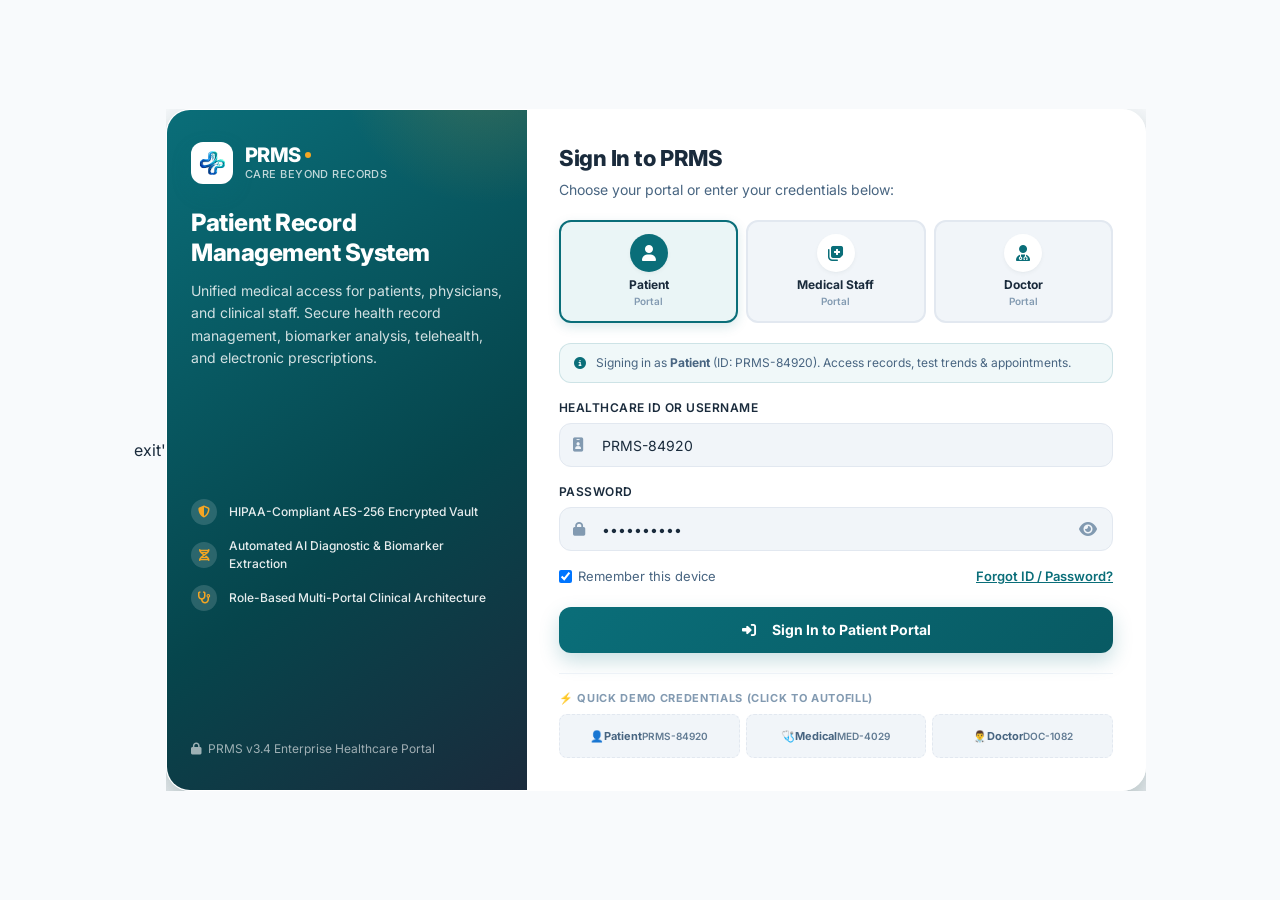
<file: index.html>
exit'<!DOCTYPE html>
<html lang="en">

<head>
  <meta charset="UTF-8">
  <meta name="viewport" content="width=device-width, initial-scale=1.0, maximum-scale=5.0">
  <meta name="description"
    content="PRMS - Patient Record Management System. Secure Authentication Portal for Patients, Medical Staff, and Doctors.">
  <meta name="theme-color" content="#0A6E79">
  <title>PRMS | Sign In - Care Beyond Records</title>

  <!-- Google Fonts & Font Awesome -->
  <link rel="preconnect" href="https://fonts.googleapis.com">
  <link rel="preconnect" href="https://fonts.gstatic.com" crossorigin>
  <link href="https://fonts.googleapis.com/css2?family=Inter:wght@300;400;500;600;700;800&display=swap"
    rel="stylesheet">
  <link rel="stylesheet" href="https://cdnjs.cloudflare.com/ajax/libs/font-awesome/6.4.0/css/all.min.css">

  <!-- Stylesheet -->
  <link rel="stylesheet" href="css/styles.css">
</head>

<body style="background: #f8fafc; min-height: 100vh; display: flex; align-items: center; justify-content: center; padding: 20px;">

  <!-- SIGN IN PAGE CONTAINER -->
  <div class="login-page" id="signinPage" style="position: relative; inset: auto; background: transparent; padding: 0; min-height: auto; width: 100%; max-width: 980px;">
    <div class="login-card-container">

      <!-- Left Hero Brand Panel -->
      <div class="login-brand-panel">
        <div class="login-brand-header">
          <div class="brand-logo" style="margin-bottom: 24px;">
            <div class="logo-icon-wrapper" aria-hidden="true">
              <img src="images/logo.png" alt="PRMS Logo" class="brand-logo-img">
            </div>
            <div class="logo-text-group">
              <span class="brand-name">PRMS<span class="brand-dot"></span></span>
              <span class="brand-tagline">Care beyond records</span>
            </div>
          </div>

          <h2 class="login-hero-title">Patient Record Management System</h2>
          <p class="login-hero-desc">
            Unified medical access for patients, physicians, and clinical staff. Secure health record management, biomarker analysis, telehealth, and electronic prescriptions.
          </p>
        </div>

        <div class="login-feature-list">
          <div class="login-feature-item">
            <div class="login-feature-icon">
              <i class="fa-solid fa-shield-halved"></i>
            </div>
            <span>HIPAA-Compliant AES-256 Encrypted Vault</span>
          </div>
          <div class="login-feature-item">
            <div class="login-feature-icon">
              <i class="fa-solid fa-dna"></i>
            </div>
            <span>Automated AI Diagnostic & Biomarker Extraction</span>
          </div>
          <div class="login-feature-item">
            <div class="login-feature-icon">
              <i class="fa-solid fa-stethoscope"></i>
            </div>
            <span>Role-Based Multi-Portal Clinical Architecture</span>
          </div>
        </div>

        <div class="login-brand-footer">
          <i class="fa-solid fa-lock"></i>
          <span>PRMS v3.4 Enterprise Healthcare Portal</span>
        </div>
      </div>

      <!-- Right Interactive Sign-In Form Panel -->
      <div class="login-form-panel">
        <div class="login-form-header">
          <h1 class="login-form-title">Sign In to PRMS</h1>
          <p class="login-form-subtitle">Choose your portal or enter your credentials below:</p>
        </div>

        <!-- Role Selection Tabs -->
        <div class="role-selection-grid" role="tablist" aria-label="Portal Selection">
          <button type="button" class="role-card-btn active touch-target" id="roleBtnPatient" data-role="patient" role="tab" aria-selected="true">
            <div class="role-card-icon">
              <i class="fa-solid fa-user"></i>
            </div>
            <span class="role-card-title">Patient</span>
            <span class="role-card-badge">Portal</span>
          </button>

          <button type="button" class="role-card-btn touch-target" id="roleBtnMedical" data-role="medical" role="tab" aria-selected="false">
            <div class="role-card-icon">
              <i class="fa-solid fa-notes-medical"></i>
            </div>
            <span class="role-card-title">Medical Staff</span>
            <span class="role-card-badge">Portal</span>
          </button>

          <button type="button" class="role-card-btn touch-target" id="roleBtnDoctor" data-role="doctor" role="tab" aria-selected="false">
            <div class="role-card-icon">
              <i class="fa-solid fa-user-doctor"></i>
            </div>
            <span class="role-card-title">Doctor</span>
            <span class="role-card-badge">Portal</span>
          </button>
        </div>

        <!-- Dynamic Role Context Banner -->
        <div class="role-info-banner" id="roleInfoBanner">
          <i class="fa-solid fa-circle-info" style="color: var(--primary);"></i>
          <span id="roleBannerText">Signing in as <strong>Patient</strong> (ID: PRMS-84920). Access records, test trends & appointments.</span>
        </div>

        <!-- Authentication Form -->
        <form id="loginForm" autocomplete="on" novalidate>
          
          <!-- Healthcare ID / Username -->
          <div class="login-form-group">
            <label for="loginUsername" class="form-label" id="usernameLabel">Healthcare ID or Username</label>
            <div class="input-with-icon">
              <i class="fa-solid fa-id-badge" style="position: absolute; left: 14px; color: var(--text-muted); font-size: 14px; pointer-events: none;"></i>
              <input type="text" id="loginUsername" class="form-input" placeholder="e.g. PRMS-84920 or patient" required autocomplete="username" value="PRMS-84920">
            </div>
          </div>

          <!-- Password -->
          <div class="login-form-group">
            <label for="loginPassword" class="form-label">Password</label>
            <div class="input-with-icon">
              <i class="fa-solid fa-lock" style="position: absolute; left: 14px; color: var(--text-muted); font-size: 14px; pointer-events: none;"></i>
              <input type="password" id="loginPassword" class="form-input" placeholder="Enter password" required autocomplete="current-password" value="patient123" style="padding-right: 42px;">
              <button type="button" id="toggleLoginPasswordBtn" class="toggle-password-btn" aria-label="Toggle password visibility"
                style="position: absolute; right: 10px; background: none; border: none; color: var(--text-muted); cursor: pointer; padding: 6px; border-radius: 4px; display: flex; align-items: center; justify-content: center;">
                <i class="fa-solid fa-eye" id="loginEyeIcon"></i>
              </button>
            </div>
          </div>

          <!-- Form Options (Remember Me & Forgot) -->
          <div class="login-form-actions">
            <label class="checkbox-label" style="font-size: 13px;">
              <input type="checkbox" id="rememberMeCheckbox" checked>
              <span>Remember this device</span>
            </label>
            <button type="button" id="forgotCredsBtn" style="background: none; border: none; color: var(--primary); font-size: 13px; font-weight: 600; cursor: pointer; text-decoration: underline;">
              Forgot ID / Password?
            </button>
          </div>

          <!-- Error Alert (Hidden by default) -->
          <div id="loginErrorAlert" class="unlock-error-message" style="display: none; margin-bottom: 16px;" role="alert">
            <i class="fa-solid fa-circle-exclamation"></i>
            <span id="loginErrorText">Invalid ID or password. Please check your credentials.</span>
          </div>

          <!-- Submit Button -->
          <button type="submit" class="login-submit-btn touch-target" id="loginSubmitBtn">
            <i class="fa-solid fa-right-to-bracket" style="margin-right: 8px;"></i>
            <span id="loginSubmitText">Sign In to Patient Portal</span>
          </button>
        </form>

        <!-- Quick Demo Credentials Box -->
        <div class="demo-credentials-box">
          <div class="demo-credentials-title">
            <span>⚡ Quick Demo Credentials (Click to Autofill)</span>
          </div>
          <div class="demo-pills-row">
            <button type="button" class="demo-pill-btn touch-target" data-demo="patient" title="Click to fill Patient credentials">
              👤 <strong>Patient</strong><br><span style="font-size: 10px; opacity: 0.85;">PRMS-84920</span>
            </button>
            <button type="button" class="demo-pill-btn touch-target" data-demo="medical" title="Click to fill Medical Staff credentials">
              🩺 <strong>Medical</strong><br><span style="font-size: 10px; opacity: 0.85;">MED-4029</span>
            </button>
            <button type="button" class="demo-pill-btn touch-target" data-demo="doctor" title="Click to fill Doctor credentials">
              👨‍⚕️ <strong>Doctor</strong><br><span style="font-size: 10px; opacity: 0.85;">DOC-1082</span>
            </button>
          </div>
        </div>

      </div>

    </div>
  </div>

  <!-- Toast Notification Container -->
  <div class="toast-container" id="toastContainer" aria-live="polite"></div>

  <!-- API Client (Load FIRST) -->
  <script src="js/api.js"></script>
  
  <!-- Auth Integration (Load SECOND) -->
  <script src="js/auth-integration.js"></script>
  
  <!-- Application Logic (Load LAST) -->
  <script src="js/app.js"></script>
</body>

</html>
</file>
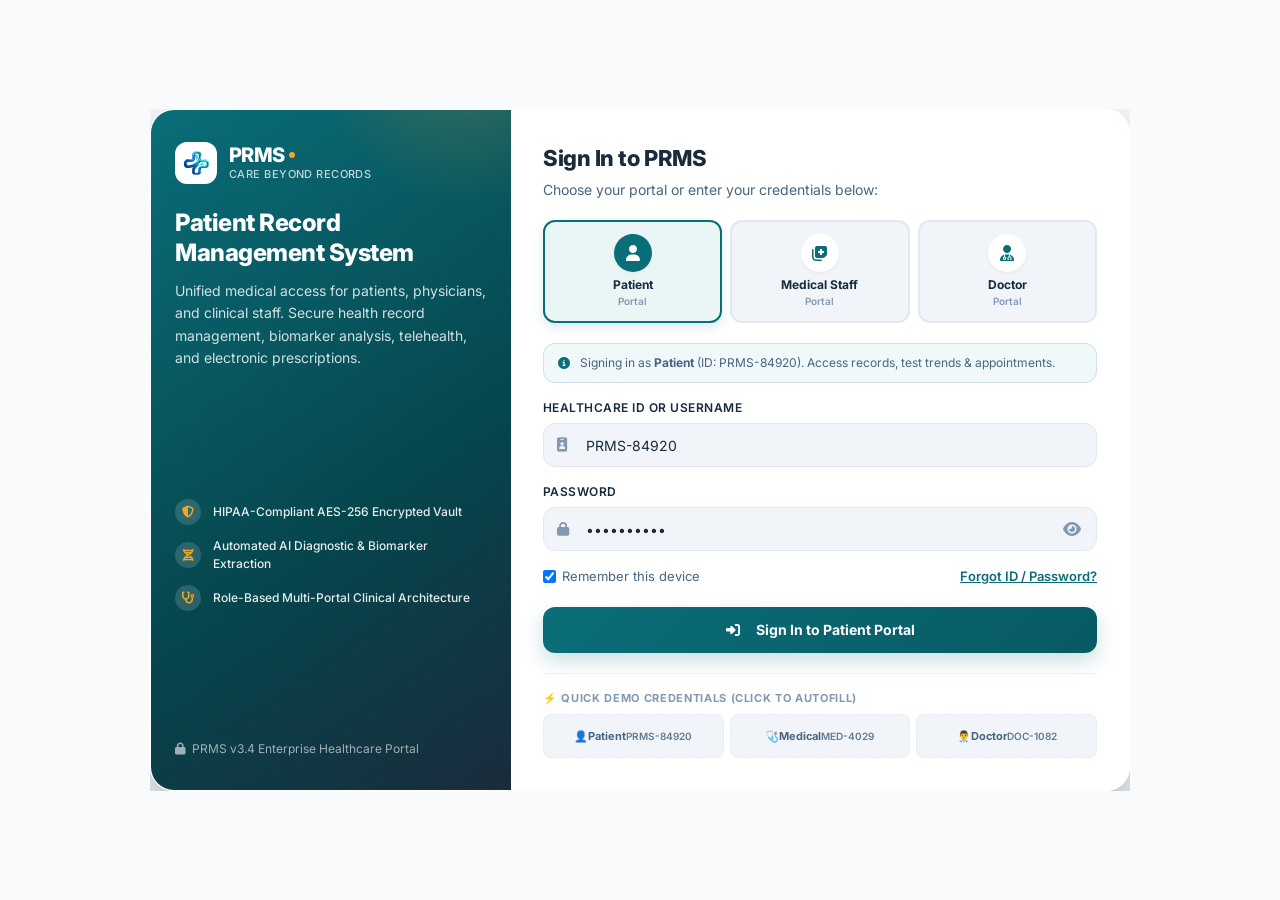
<file: doctor-dashboard.html>
<!DOCTYPE html>
<html lang="en">
<head>
  <meta charset="UTF-8">
  <meta name="viewport" content="width=device-width, initial-scale=1.0, maximum-scale=5.0">
  <meta name="description" content="PRMS Physician Portal - Doctor Dashboard, Patient Records, and Telehealth.">
  <meta name="theme-color" content="#0A6E79">
  <title>PRMS | Doctor Dashboard</title>
  
  <!-- Fonts & Font Awesome -->
  <link rel="preconnect" href="https://fonts.googleapis.com">
  <link rel="preconnect" href="https://fonts.gstatic.com" crossorigin>
  <link href="https://fonts.googleapis.com/css2?family=Inter:wght@300;400;500;600;700;800&display=swap" rel="stylesheet">
  <link rel="stylesheet" href="https://cdnjs.cloudflare.com/ajax/libs/font-awesome/6.4.0/css/all.min.css">
  
  <!-- Stylesheet -->
  <link rel="stylesheet" href="css/styles.css">
</head>
<body>

  <div class="app-container" id="appContainer">

    <!-- HEADER -->
    <header class="app-header" role="banner">
      <div class="header-left">
        <button type="button" class="hamburger-btn touch-target" id="hamburgerBtn" aria-label="Open navigation">
          <i class="fa-solid fa-bars"></i>
        </button>

        <a href="#doc-overview" class="brand-logo">
          <div class="logo-icon-wrapper"><img src="images/logo.png" alt="PRMS Logo" class="brand-logo-img"></div>
          <div class="logo-text-group">
            <span class="brand-name">PRMS<span class="brand-dot"></span></span>
            <span class="brand-tagline">Care beyond records</span>
          </div>
        </a>
      </div>

      <!-- Center Search -->
      <div class="header-center">
        <div class="search-bar" role="search" style="position: relative;">
          <i class="fa-solid fa-magnifying-glass" style="color: var(--text-muted);"></i>
          <input type="search" id="globalSearchInput" placeholder="Search patients, EHR records, lab reports..." aria-label="Search records">
          
          <div class="search-results-dropdown" id="searchResultsDropdown">
            <div id="searchResultsContent"></div>
          </div>
        </div>
      </div>

      <!-- Header Right -->
      <div class="header-right">
        <span class="badge-tag approved">Doctor Portal</span>

        <!-- Notification Bell -->
        <div class="notification-dropdown-wrapper">
          <button type="button" class="header-icon-btn touch-target" id="notificationBtn">
            <i class="fa-solid fa-bell"></i>
            <span class="notification-badge" id="notificationBadge"></span>
          </button>

          <div class="notification-dropdown-menu" id="notificationDropdownMenu">
            <div class="notification-dropdown-header">
              <div class="notification-dropdown-title">
                <span>Clinical Alerts</span>
                <span class="notification-count-pill" id="notifCountPill">2 New</span>
              </div>
              <div class="notification-header-actions">
                <span class="notification-action-link" id="markAllReadBtn">Mark read</span>
                <span style="color: var(--border-color);">•</span>
                <span class="notification-action-link" id="clearAllNotifsBtn">Clear</span>
              </div>
            </div>
            <div class="notification-list-container" id="notificationListContainer"></div>
          </div>
        </div>

        <!-- Profile Dropdown -->
        <div class="profile-dropdown-wrapper">
          <button type="button" class="patient-profile-btn touch-target" id="patientProfileBtn">
            <div class="avatar-wrapper" style="background: linear-gradient(135deg, #1A2B3C, #2ECC71);">
              <span>RC</span>
              <span class="avatar-status-dot"></span>
            </div>
            <div class="patient-info">
              <span class="patient-name">Dr. Robert Chen, MD</span>
              <span class="patient-id">ID: DOC-1082</span>
            </div>
          </button>

          <div class="profile-dropdown-menu" id="profileDropdownMenu">
            <div class="profile-dropdown-user">
              <div class="avatar-wrapper" style="background: linear-gradient(135deg, #1A2B3C, #2ECC71);">
                <span>RC</span>
              </div>
              <div>
                <div class="profile-user-name">Dr. Robert Chen, MD</div>
                <div class="profile-user-role">Attending Physician (Cardiology)</div>
                <div class="profile-user-id">Doctor ID: DOC-1082</div>
              </div>
            </div>

            <div class="profile-menu-section-title">Current Session</div>
            <div class="role-switcher-list">
              <div class="role-switcher-item current" style="cursor: default;">
                <span><i class="fa-solid fa-user-doctor" style="color: var(--primary); margin-right: 6px;"></i> Active: Doctor Portal</span>
                <span class="status-chip optimal" style="font-size: 10px; padding: 2px 6px;">Authenticated</span>
              </div>
            </div>

            <div class="profile-menu-section-title">Account & Security</div>
            <div class="role-switcher-list">
              <a href="signin.html" class="role-switcher-item">
                <span><i class="fa-solid fa-right-to-bracket" style="margin-right: 6px; color: var(--primary);"></i> Switch / Sign In as Different Role</span>
              </a>
            </div>

            <button type="button" class="profile-logout-btn touch-target" id="logoutBtn">
              <i class="fa-solid fa-right-from-bracket"></i>
              <span>Log Out</span>
            </button>
          </div>
        </div>

        <!-- Quick Top-Right Log Out Button -->
        <a href="signin.html" class="header-auth-btn touch-target" id="headerLogoutQuickBtn" title="Log Out / Sign In">
          <i class="fa-solid fa-right-from-bracket"></i>
          <span class="header-auth-label">Log Out</span>
        </a>

      </div>
    </header>

    <!-- SIDEBAR -->
    <aside class="app-sidebar" id="appSidebar">
      <div>
        <div class="sidebar-header">
          <a href="#doc-overview" class="brand-logo">
            <div class="logo-icon-wrapper"><img src="images/logo.png" alt="PRMS Logo" class="brand-logo-img"></div>
            <div class="logo-text-group">
              <span class="brand-name">PRMS<span class="brand-dot"></span></span>
              <span class="brand-tagline">Care beyond records</span>
            </div>
          </a>
          <button type="button" class="sidebar-close-btn touch-target" id="sidebarCloseBtn"><i class="fa-solid fa-xmark"></i></button>
          <button type="button" class="collapse-toggle-btn touch-target" id="collapseSidebarBtn"><i class="fa-solid fa-chevron-left"></i></button>
        </div>

        <nav class="sidebar-content">
          <div class="nav-section-title">Physician Portal</div>
          <ul class="nav-list">
            <li class="nav-item">
              <a href="#doc-overview" class="nav-link active" data-view="doc-overview">
                <i class="fa-solid fa-stethoscope"></i>
                <span class="nav-text">Clinical Overview</span>
              </a>
            </li>
            <li class="nav-item">
              <a href="#doc-appointments" class="nav-link" data-view="doc-appointments">
                <i class="fa-solid fa-calendar-check"></i>
                <span class="nav-text">Appointments</span>
                <span class="nav-badge">4 Today</span>
              </a>
            </li>
            <li class="nav-item">
              <a href="#doc-records" class="nav-link" data-view="doc-records">
                <i class="fa-solid fa-folder-medical"></i>
                <span class="nav-text">Patient Records</span>
              </a>
            </li>
            <li class="nav-item">
              <a href="#doc-prescriptions" class="nav-link" data-view="doc-prescriptions">
                <i class="fa-solid fa-prescription"></i>
                <span class="nav-text">Prescriptions</span>
              </a>
            </li>
            <li class="nav-item">
              <a href="#doc-reports" class="nav-link" data-view="doc-reports">
                <i class="fa-solid fa-file-waveform"></i>
                <span class="nav-text">Diagnostic Reports</span>
              </a>
            </li>
          </ul>
        </nav>
      </div>

      <div class="sidebar-footer">
        <div class="user-card">
          <div class="avatar-wrapper" style="background: linear-gradient(135deg, #1A2B3C, #2ECC71);">
            <span>RC</span>
          </div>
          <div class="user-card-details">
            <span class="user-card-name">Dr. Robert Chen, MD</span>
            <span class="user-card-role">Cardiology Lead</span>
          </div>
        </div>
      </div>
    </aside>

    <div class="sidebar-overlay" id="sidebarOverlay"></div>

    <!-- MAIN CONTENT -->
    <main class="app-main" id="mainContent" role="main">

      <!-- VIEW 1: OVERVIEW -->
      <section class="view-section active" id="view-doc-overview">
        <div class="doctor-hero-banner">
          <div class="doctor-hero-left">
            <div class="patient-badge-chip" style="background: rgba(255,255,255,0.15); color: #fff;">
              <span>Cardiology Dept. • Clinical Lead</span>
            </div>
            <h1>Good evening, Dr. Robert Chen</h1>
            <p>You have 4 patient consultations scheduled today and 2 diagnostic reports requiring clinical evaluation.</p>
          </div>
          <div>
            <button type="button" class="btn-secondary touch-target" id="docCreateRxQuickBtn">
              <i class="fa-solid fa-plus" style="margin-right: 6px;"></i> Write New Prescription
            </button>
          </div>
        </div>

        <!-- Quick Stats -->
        <div class="staff-stats-grid">
          <div class="staff-stat-card">
            <div class="staff-stat-icon teal"><i class="fa-solid fa-calendar-day" style="font-size: 20px;"></i></div>
            <div>
              <div class="staff-stat-val">4</div>
              <div class="staff-stat-label">Appointments Today</div>
            </div>
          </div>

          <div class="staff-stat-card">
            <div class="staff-stat-icon green"><i class="fa-solid fa-hospital-user" style="font-size: 20px;"></i></div>
            <div>
              <div class="staff-stat-val">128</div>
              <div class="staff-stat-label">Total Assigned Patients</div>
            </div>
          </div>

          <div class="staff-stat-card">
            <div class="staff-stat-icon gold"><i class="fa-solid fa-microscope" style="font-size: 20px;"></i></div>
            <div>
              <div class="staff-stat-val">3</div>
              <div class="staff-stat-label">Pending Lab Reviews</div>
            </div>
          </div>

          <div class="staff-stat-card">
            <div class="staff-stat-icon blue"><i class="fa-solid fa-pills" style="font-size: 20px;"></i></div>
            <div>
              <div class="staff-stat-val">2</div>
              <div class="staff-stat-label">Refill Approvals Pending</div>
            </div>
          </div>
        </div>

        <!-- Doctor Schedule & Quick Queue -->
        <div class="dashboard-grid-two-col">
          <div class="info-card">
            <div class="section-header-row">
              <h3 class="section-title">Today's Patient Schedule</h3>
              <button type="button" class="btn-outline touch-target" id="docViewScheduleBtn" style="min-height: 34px; padding: 0 10px; font-size: 12px;">Full Calendar</button>
            </div>
            <div class="calendar-slot-list" id="docTodayScheduleList"></div>
          </div>

          <div class="info-card">
            <div class="section-header-row">
              <h3 class="section-title">Diagnostic Reports for Evaluation</h3>
              <span class="status-chip borderline">2 Unreviewed</span>
            </div>
            <div class="report-items-wrapper" id="docUnreviewedReportsList"></div>
          </div>
        </div>
      </section>

      <!-- VIEW 2: APPOINTMENTS -->
      <section class="view-section" id="view-doc-appointments">
        <div class="view-header">
          <div>
            <h2 class="view-title">Appointment Management & Telehealth</h2>
            <p class="view-subtitle">Review upcoming consultations, reschedule visits, or initiate video appointments.</p>
          </div>
          <button type="button" class="btn-primary touch-target" id="docAddAppBtn">
            <i class="fa-solid fa-calendar-plus" style="margin-right: 6px;"></i> Add New Appointment
          </button>
        </div>

        <div class="data-table-container">
          <table class="data-table">
            <thead>
              <tr>
                <th>Patient Name & ID</th>
                <th>Appointment Type</th>
                <th>Date & Time</th>
                <th>Status</th>
                <th>Actions</th>
              </tr>
            </thead>
            <tbody id="docAppointmentsTableBody"></tbody>
          </table>
        </div>
      </section>

      <!-- VIEW 3: PATIENT RECORDS -->
      <section class="view-section" id="view-doc-records">
        <div class="view-header">
          <div>
            <h2 class="view-title">Complete Patient Medical Records</h2>
            <p class="view-subtitle">Access comprehensive patient history, biomarker charts, and add clinical notes.</p>
          </div>
        </div>

        <div class="data-table-container">
          <table class="data-table">
            <thead>
              <tr>
                <th>Patient Name & ID</th>
                <th>Age / Gender</th>
                <th>Primary Diagnosis</th>
                <th>Last Visit</th>
                <th>Recent Biomarkers</th>
                <th>Clinical Actions</th>
              </tr>
            </thead>
            <tbody id="docPatientsTableBody"></tbody>
          </table>
        </div>
      </section>

      <!-- VIEW 4: PRESCRIPTIONS -->
      <section class="view-section" id="view-doc-prescriptions">
        <div class="view-header">
          <div>
            <h2 class="view-title">Prescription Management & Authorizations</h2>
            <p class="view-subtitle">Generate electronic prescriptions, approve pharmacy refill requests, and review history.</p>
          </div>
          <button type="button" class="btn-primary touch-target" id="docWriteRxBtn">
            <i class="fa-solid fa-prescription" style="margin-right: 6px;"></i> Create New Prescription
          </button>
        </div>

        <div class="data-table-container">
          <table class="data-table">
            <thead>
              <tr>
                <th>Patient Name</th>
                <th>Medication & Dosage</th>
                <th>Frequency & Instructions</th>
                <th>Date Prescribed</th>
                <th>Refills Left</th>
                <th>Actions</th>
              </tr>
            </thead>
            <tbody id="docPrescriptionsTableBody"></tbody>
          </table>
        </div>
      </section>

      <!-- VIEW 5: DIAGNOSTIC REPORTS -->
      <section class="view-section" id="view-doc-reports">
        <div class="view-header">
          <div>
            <h2 class="view-title">Diagnostic Reports & Physician Notes</h2>
            <p class="view-subtitle">Review AI biomarker extractions, lab panels, and attach physician notes.</p>
          </div>
        </div>

        <div class="data-table-container">
          <table class="data-table">
            <thead>
              <tr>
                <th>Patient & Document</th>
                <th>Category</th>
                <th>Date Analyzed</th>
                <th>Key Biomarkers</th>
                <th>Doctor Evaluation Note</th>
                <th>Action</th>
              </tr>
            </thead>
            <tbody id="docReportsTableBody"></tbody>
          </table>
        </div>
      </section>

    </main>
  </div>

  <!-- MODAL: WRITE PRESCRIPTION -->
  <div class="modal-backdrop" id="doctorPrescriptionModal" role="dialog" aria-modal="true">
    <div class="modal-dialog">
      <div class="modal-header">
        <div>
          <h3 class="modal-title">Write Electronic Prescription</h3>
          <span style="font-size: 12px; color: var(--text-muted);">Attending Physician: Dr. Robert Chen, MD</span>
        </div>
        <button type="button" class="modal-close-btn touch-target" id="closeDoctorRxModalBtn"><i class="fa-solid fa-xmark"></i></button>
      </div>
      <form id="doctorNewRxForm">
        <div class="modal-body">
          <div class="form-group">
            <label class="form-label" for="rxPatientSelect">Select Patient</label>
            <select class="form-select" id="rxPatientSelect" required>
              <option value="Sarah Jenkins">Sarah Jenkins (ID: PRMS-84920)</option>
              <option value="David Miller">David Miller (ID: PRMS-71932)</option>
              <option value="Amanda Garcia">Amanda Garcia (ID: PRMS-62941)</option>
              <option value="Michael Ross">Michael Ross (ID: PRMS-51048)</option>
            </select>
          </div>

          <div style="display: grid; grid-template-columns: 1fr 1fr; gap: 12px;">
            <div class="form-group">
              <label class="form-label" for="rxMedName">Medication Name</label>
              <input type="text" class="form-input" id="rxMedName" placeholder="e.g. Lisinopril" required>
            </div>
            <div class="form-group">
              <label class="form-label" for="rxDosage">Dosage</label>
              <input type="text" class="form-input" id="rxDosage" placeholder="e.g. 10mg" required>
            </div>
          </div>

          <div style="display: grid; grid-template-columns: 1fr 1fr; gap: 12px;">
            <div class="form-group">
              <label class="form-label" for="rxFrequency">Frequency</label>
              <input type="text" class="form-input" id="rxFrequency" placeholder="e.g. 1 tablet daily" required>
            </div>
            <div class="form-group">
              <label class="form-label" for="rxDuration">Duration / Supply</label>
              <input type="text" class="form-input" id="rxDuration" placeholder="e.g. 30 Days" required>
            </div>
          </div>

          <div class="form-group">
            <label class="form-label" for="rxInstructions">Clinical Instructions</label>
            <textarea class="form-input" id="rxInstructions" rows="2" style="height: auto; padding: 10px;" placeholder="Take with food. Monitor blood pressure weekly."></textarea>
          </div>
        </div>
        <div class="modal-footer">
          <button type="button" class="btn-outline touch-target" id="cancelDoctorRxBtn">Cancel</button>
          <button type="submit" class="btn-primary touch-target">
            <i class="fa-solid fa-signature" style="margin-right: 6px;"></i> Sign & Issue Prescription
          </button>
        </div>
      </form>
    </div>
  </div>

  <!-- MODAL: RESCHEDULE APPOINTMENT -->
  <div class="modal-backdrop" id="rescheduleModal" role="dialog" aria-modal="true">
    <div class="modal-dialog">
      <div class="modal-header">
        <div>
          <h3 class="modal-title">Reschedule Consultation</h3>
          <span style="font-size: 12px; color: var(--text-muted);" id="reschedulePatientName">Patient: Sarah Jenkins</span>
        </div>
        <button type="button" class="modal-close-btn touch-target" id="closeRescheduleModalBtn"><i class="fa-solid fa-xmark"></i></button>
      </div>
      <form id="rescheduleForm">
        <div class="modal-body">
          <div class="form-group">
            <label class="form-label" for="rescheduleDate">New Date</label>
            <input type="date" class="form-input" id="rescheduleDate" value="2026-08-28" required>
          </div>
          <div class="form-group">
            <label class="form-label" for="rescheduleTime">New Time</label>
            <select class="form-select" id="rescheduleTime" required>
              <option value="09:00 AM">09:00 AM</option>
              <option value="10:30 AM" selected>10:30 AM</option>
              <option value="02:00 PM">02:00 PM</option>
              <option value="04:30 PM">04:30 PM</option>
            </select>
          </div>
        </div>
        <div class="modal-footer">
          <button type="button" class="btn-outline touch-target" id="cancelRescheduleBtn">Cancel</button>
          <button type="submit" class="btn-primary touch-target">Confirm Reschedule</button>
        </div>
      </form>
    </div>
  </div>

  <!-- MODAL: CLINICAL NOTES -->
  <div class="modal-backdrop" id="clinicalNotesModal" role="dialog" aria-modal="true">
    <div class="modal-dialog">
      <div class="modal-header">
        <div>
          <h3 class="modal-title">Physician Clinical Assessment Note</h3>
          <span style="font-size: 12px; color: var(--text-muted);" id="noteTargetName">Document: Metabolic Panel</span>
        </div>
        <button type="button" class="modal-close-btn touch-target" id="closeClinicalNotesModalBtn"><i class="fa-solid fa-xmark"></i></button>
      </div>
      <form id="clinicalNotesForm">
        <div class="modal-body">
          <div class="form-group">
            <label class="form-label" for="doctorClinicalNoteInput">Physician Findings & Treatment Directives</label>
            <textarea class="form-input" id="doctorClinicalNoteInput" rows="4" style="height: auto; padding: 12px;" placeholder="Enter diagnostic observations, clinical interpretation, and treatment plan..." required></textarea>
          </div>
        </div>
        <div class="modal-footer">
          <button type="button" class="btn-outline touch-target" id="cancelClinicalNoteBtn">Cancel</button>
          <button type="submit" class="btn-primary touch-target">Save Assessment Note</button>
        </div>
      </form>
    </div>
  </div>

  <div class="toast-container" id="toastContainer" aria-live="polite"></div>

  <!-- API Client -->
  <script src="js/api.js"></script>
  <!-- Dashboard Integration -->
  <script src="js/dashboard-integration.js"></script>
  <script src="js/app.js"></script>
</body>
</html>
</file>
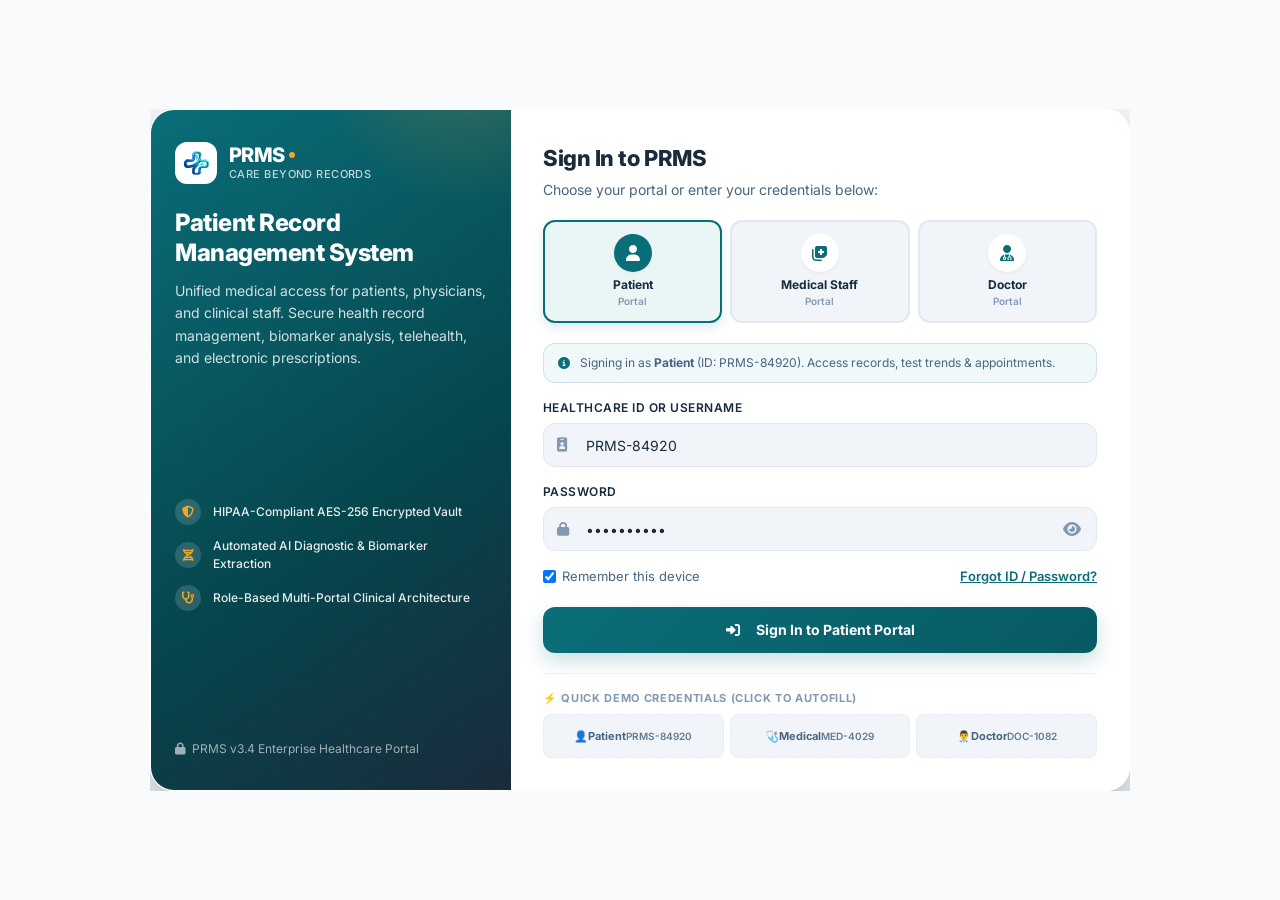
<file: medical-dashboard.html>
<!DOCTYPE html>
<html lang="en">
<head>
  <meta charset="UTF-8">
  <meta name="viewport" content="width=device-width, initial-scale=1.0, maximum-scale=5.0">
  <meta name="description" content="PRMS Medical Staff Portal - Pharmacy Refill Triage & Patient Notifications.">
  <meta name="theme-color" content="#0A6E79">
  <title>PRMS | Medical Staff Dashboard</title>
  
  <!-- Fonts & Font Awesome -->
  <link rel="preconnect" href="https://fonts.googleapis.com">
  <link rel="preconnect" href="https://fonts.gstatic.com" crossorigin>
  <link href="https://fonts.googleapis.com/css2?family=Inter:wght@300;400;500;600;700;800&display=swap" rel="stylesheet">
  <link rel="stylesheet" href="https://cdnjs.cloudflare.com/ajax/libs/font-awesome/6.4.0/css/all.min.css">
  
  <!-- Stylesheet -->
  <link rel="stylesheet" href="css/styles.css">
</head>
<body>

  <div class="app-container" id="appContainer">

    <!-- HEADER -->
    <header class="app-header" role="banner">
      <div class="header-left">
        <button type="button" class="hamburger-btn touch-target" id="hamburgerBtn" aria-label="Open navigation">
          <i class="fa-solid fa-bars"></i>
        </button>

        <a href="#med-overview" class="brand-logo">
          <div class="logo-icon-wrapper">
            <img src="images/logo.png" alt="PRMS Logo" class="brand-logo-img">
          </div>
          <div class="logo-text-group">
            <span class="brand-name">PRMS<span class="brand-dot"></span></span>
            <span class="brand-tagline">Care beyond records</span>
          </div>
        </a>
      </div>

      <!-- Center Search -->
      <div class="header-center">
        <div class="search-bar" role="search" style="position: relative;">
          <i class="fa-solid fa-magnifying-glass" style="color: var(--text-muted);"></i>
          <input type="search" id="globalSearchInput" placeholder="Search patients, refills, prescriptions..." aria-label="Search records">
          
          <div class="search-results-dropdown" id="searchResultsDropdown">
            <div id="searchResultsContent"></div>
          </div>
        </div>
      </div>

      <!-- Header Right -->
      <div class="header-right">
        <span class="badge-tag pending">Medical Staff</span>

        <!-- Notification Bell -->
        <div class="notification-dropdown-wrapper">
          <button type="button" class="header-icon-btn touch-target" id="notificationBtn">
            <i class="fa-solid fa-bell"></i>
            <span class="notification-badge" id="notificationBadge"></span>
          </button>

          <div class="notification-dropdown-menu" id="notificationDropdownMenu">
            <div class="notification-dropdown-header">
              <div class="notification-dropdown-title">
                <span>Staff Alerts</span>
                <span class="notification-count-pill" id="notifCountPill">3 New</span>
              </div>
              <div class="notification-header-actions">
                <span class="notification-action-link" id="markAllReadBtn">Mark read</span>
                <span style="color: var(--border-color);">•</span>
                <span class="notification-action-link" id="clearAllNotifsBtn">Clear</span>
              </div>
            </div>
            <div class="notification-list-container" id="notificationListContainer"></div>
          </div>
        </div>

        <!-- Profile Dropdown -->
        <div class="profile-dropdown-wrapper">
          <button type="button" class="patient-profile-btn touch-target" id="patientProfileBtn">
            <div class="avatar-wrapper" style="background: linear-gradient(135deg, #3498DB, #0A6E79);">
              <span>EV</span>
              <span class="avatar-status-dot"></span>
            </div>
            <div class="patient-info">
              <span class="patient-name">Elena Vance, RN</span>
              <span class="patient-id">ID: MED-4029</span>
            </div>
          </button>

          <div class="profile-dropdown-menu" id="profileDropdownMenu">
            <div class="profile-dropdown-user">
              <div class="avatar-wrapper" style="background: linear-gradient(135deg, #3498DB, #0A6E79);">
                <span>EV</span>
              </div>
              <div>
                <div class="profile-user-name">Elena Vance, RN</div>
                <div class="profile-user-role">Medical Staff / Refill Liaison</div>
                <div class="profile-user-id">Staff ID: MED-4029</div>
              </div>
            </div>

            <div class="profile-menu-section-title">Current Session</div>
            <div class="role-switcher-list">
              <div class="role-switcher-item current" style="cursor: default;">
                <span><i class="fa-solid fa-notes-medical" style="color: var(--primary); margin-right: 6px;"></i> Active: Medical Staff Portal</span>
                <span class="status-chip optimal" style="font-size: 10px; padding: 2px 6px;">Authenticated</span>
              </div>
            </div>

            <div class="profile-menu-section-title">Account & Security</div>
            <div class="role-switcher-list">
              <a href="signin.html" class="role-switcher-item">
                <span><i class="fa-solid fa-right-to-bracket" style="margin-right: 6px; color: var(--primary);"></i> Switch / Sign In as Different Role</span>
              </a>
            </div>

            <button type="button" class="profile-logout-btn touch-target" id="logoutBtn">
              <i class="fa-solid fa-right-from-bracket"></i>
              <span>Log Out</span>
            </button>
          </div>
        </div>

        <!-- Quick Top-Right Log Out Button -->
        <a href="signin.html" class="header-auth-btn touch-target" id="headerLogoutQuickBtn" title="Log Out / Sign In">
          <i class="fa-solid fa-right-from-bracket"></i>
          <span class="header-auth-label">Log Out</span>
        </a>

      </div>
    </header>

    <!-- SIDEBAR -->
    <aside class="app-sidebar" id="appSidebar">
      <div>
        <div class="sidebar-header">
          <a href="#med-overview" class="brand-logo">
            <div class="logo-icon-wrapper"><img src="images/logo.png" alt="PRMS Logo" class="brand-logo-img"></div>
            <div class="logo-text-group">
              <span class="brand-name">PRMS<span class="brand-dot"></span></span>
              <span class="brand-tagline">Care beyond records</span>
            </div>
          </a>
          <button type="button" class="sidebar-close-btn touch-target" id="sidebarCloseBtn"><i class="fa-solid fa-xmark"></i></button>
          <button type="button" class="collapse-toggle-btn touch-target" id="collapseSidebarBtn"><i class="fa-solid fa-chevron-left"></i></button>
        </div>

        <nav class="sidebar-content">
          <div class="nav-section-title">Medical Staff Portal</div>
          <ul class="nav-list">
            <li class="nav-item">
              <a href="#med-overview" class="nav-link active" data-view="med-overview">
                <i class="fa-solid fa-table-columns"></i>
                <span class="nav-text">Staff Overview</span>
              </a>
            </li>
            <li class="nav-item">
              <a href="#med-refills" class="nav-link" data-view="med-refills">
                <i class="fa-solid fa-pills"></i>
                <span class="nav-text">Refill Requests</span>
                <span class="nav-badge" id="sidebarRefillCount" style="background: var(--warning-soft); color: var(--warning);">3 Pending</span>
              </a>
            </li>
            <li class="nav-item">
              <a href="#med-notifications" class="nav-link" data-view="med-notifications">
                <i class="fa-solid fa-bullhorn"></i>
                <span class="nav-text">Send Patient Alert</span>
              </a>
            </li>
            <li class="nav-item">
              <a href="#med-patients" class="nav-link" data-view="med-patients">
                <i class="fa-solid fa-users"></i>
                <span class="nav-text">Assigned Patients</span>
                <span class="nav-badge">6</span>
              </a>
            </li>
          </ul>
        </nav>
      </div>

      <div class="sidebar-footer">
        <div class="user-card">
          <div class="avatar-wrapper" style="background: linear-gradient(135deg, #3498DB, #0A6E79);">
            <span>EV</span>
          </div>
          <div class="user-card-details">
            <span class="user-card-name">Elena Vance, RN</span>
            <span class="user-card-role">Medical Staff</span>
          </div>
        </div>
      </div>
    </aside>

    <div class="sidebar-overlay" id="sidebarOverlay"></div>

    <!-- MAIN CONTENT -->
    <main class="app-main" id="mainContent" role="main">

      <!-- VIEW 1: OVERVIEW -->
      <section class="view-section active" id="view-med-overview">
        <div class="view-header">
          <div>
            <h2 class="view-title">Medical Staff Dashboard</h2>
            <p class="view-subtitle">Pharmacy refill triage, patient alert broadcasts, and assigned patient roster.</p>
          </div>
          <button type="button" class="btn-primary touch-target" id="medNewNotifBtn">
            <i class="fa-solid fa-paper-plane" style="margin-right: 6px;"></i>
            Send Patient Alert
          </button>
        </div>

        <!-- Quick Stats Cards -->
        <div class="staff-stats-grid">
          <div class="staff-stat-card">
            <div class="staff-stat-icon gold"><i class="fa-solid fa-prescription-bottle-medical" style="font-size: 20px;"></i></div>
            <div>
              <div class="staff-stat-val" id="medStatPendingRefills">3</div>
              <div class="staff-stat-label">Pending Refill Requests</div>
            </div>
          </div>

          <div class="staff-stat-card">
            <div class="staff-stat-icon blue"><i class="fa-solid fa-bell" style="font-size: 20px;"></i></div>
            <div>
              <div class="staff-stat-val" id="medStatSentNotifs">14</div>
              <div class="staff-stat-label">Notifications Sent Today</div>
            </div>
          </div>

          <div class="staff-stat-card">
            <div class="staff-stat-icon green"><i class="fa-solid fa-users" style="font-size: 20px;"></i></div>
            <div>
              <div class="staff-stat-val" id="medStatAssignedPatients">6</div>
              <div class="staff-stat-label">Active Assigned Patients</div>
            </div>
          </div>

          <div class="staff-stat-card">
            <div class="staff-stat-icon teal"><i class="fa-solid fa-circle-check" style="font-size: 20px;"></i></div>
            <div>
              <div class="staff-stat-val">100%</div>
              <div class="staff-stat-label">Refill SLA Compliance</div>
            </div>
          </div>
        </div>

        <!-- Pending Refills Quick Table -->
        <div class="info-card">
          <div class="section-header-row">
            <div>
              <h3 class="section-title">Pending Medicine Refills Queue</h3>
              <p class="section-subtitle">Process patient refill requests from authorized clinic pharmacies</p>
            </div>
            <button type="button" class="btn-outline touch-target" id="medViewAllRefillsBtn" style="min-height: 36px; padding: 0 12px; font-size: 12px;">View All Refills</button>
          </div>
          
          <div class="data-table-container">
            <table class="data-table">
              <thead>
                <tr>
                  <th>Patient Name & ID</th>
                  <th>Medication & Dosage</th>
                  <th>Request Date</th>
                  <th>Pharmacy</th>
                  <th>Status</th>
                  <th>Actions</th>
                </tr>
              </thead>
              <tbody id="medQuickRefillsTableBody">
                <!-- Loaded dynamically -->
              </tbody>
            </table>
          </div>
        </div>
      </section>

      <!-- VIEW 2: REFILLS -->
      <section class="view-section" id="view-med-refills">
        <div class="view-header">
          <div>
            <h2 class="view-title">Medicine Refill Management</h2>
            <p class="view-subtitle">Review, authorize, and track prescription fulfillment across network pharmacies.</p>
          </div>
        </div>

        <div class="filter-bar">
          <div class="filter-chips-group">
            <button type="button" class="filter-chip active touch-target" data-refill-filter="all">All Requests</button>
            <button type="button" class="filter-chip touch-target" data-refill-filter="pending">Pending Only</button>
            <button type="button" class="filter-chip touch-target" data-refill-filter="approved">Approved</button>
            <button type="button" class="filter-chip touch-target" data-refill-filter="rejected">Rejected</button>
          </div>
        </div>

        <div class="data-table-container">
          <table class="data-table">
            <thead>
              <tr>
                <th>Patient Name & ID</th>
                <th>Medication</th>
                <th>Doctor</th>
                <th>Requested Date</th>
                <th>Supply Days</th>
                <th>Status</th>
                <th>Action</th>
              </tr>
            </thead>
            <tbody id="medAllRefillsTableBody">
              <!-- Loaded dynamically -->
            </tbody>
          </table>
        </div>
      </section>

      <!-- VIEW 3: NOTIFICATIONS -->
      <section class="view-section" id="view-med-notifications">
        <div class="view-header">
          <div>
            <h2 class="view-title">Send Patient Notifications</h2>
            <p class="view-subtitle">Send instant alerts for prescription ready, appointment reminders, and lab pickups.</p>
          </div>
        </div>

        <div class="staff-form-card">
          <h3 class="section-title" style="font-size: 1.125rem; margin-bottom: var(--space-4);">Compose Patient Notification</h3>
          <form id="medSendNotifForm">
            <div style="display: grid; grid-template-columns: 1fr 1fr; gap: var(--space-4); margin-bottom: var(--space-4);">
              <div class="form-group">
                <label class="form-label" for="notifPatientSelect">Recipient Patient</label>
                <select class="form-select" id="notifPatientSelect" required>
                  <option value="Sarah Jenkins">Sarah Jenkins (ID: PRMS-84920)</option>
                  <option value="David Miller">David Miller (ID: PRMS-71932)</option>
                  <option value="Amanda Garcia">Amanda Garcia (ID: PRMS-62941)</option>
                  <option value="Michael Ross">Michael Ross (ID: PRMS-51048)</option>
                </select>
              </div>

              <div class="form-group">
                <label class="form-label" for="notifTypeSelect">Alert Category</label>
                <select class="form-select" id="notifTypeSelect" required>
                  <option value="success">💊 Medicine Ready for Pickup</option>
                  <option value="info">📅 Appointment Reminder (Upcoming Visit)</option>
                  <option value="warning">🔬 New Test Results Available</option>
                  <option value="danger">⚠️ Dosage / Protocol Update</option>
                </select>
              </div>
            </div>

            <div class="form-group" style="margin-bottom: var(--space-4);">
              <label class="form-label" for="notifMessageInput">Notification Message</label>
              <textarea class="form-input" id="notifMessageInput" rows="3" style="height: auto; padding: 12px;" placeholder="e.g. Your Atorvastatin 10mg prescription refill has been approved and is ready for pickup at CVS Pharmacy." required></textarea>
            </div>

            <button type="submit" class="btn-primary touch-target">
              <i class="fa-solid fa-paper-plane" style="margin-right: 6px;"></i> Send Notification to Patient
            </button>
          </form>
        </div>

        <div class="info-card">
          <h3 class="section-title" style="font-size: 1.125rem; margin-bottom: var(--space-4);">Sent Patient Notification Log</h3>
          <div class="data-table-container">
            <table class="data-table">
              <thead>
                <tr>
                  <th>Recipient</th>
                  <th>Type</th>
                  <th>Message</th>
                  <th>Sent Timestamp</th>
                  <th>Status</th>
                </tr>
              </thead>
              <tbody id="medNotifLogTableBody">
                <!-- Loaded dynamically -->
              </tbody>
            </table>
          </div>
        </div>
      </section>

      <!-- VIEW 4: ASSIGNED PATIENTS -->
      <section class="view-section" id="view-med-patients">
        <div class="view-header">
          <div>
            <h2 class="view-title">Assigned Patients Roster</h2>
            <p class="view-subtitle">Limited staff view: Access contact and active medication tags (Full records restricted to doctors).</p>
          </div>
        </div>

        <div class="role-info-banner" style="margin-bottom: var(--space-4);">
          <i class="fa-solid fa-lock" style="color: var(--primary);"></i>
          <span>Staff Privacy Notice: Detailed clinical diagnostic evaluations and doctor notes are restricted to attending physicians.</span>
        </div>

        <div class="data-table-container">
          <table class="data-table">
            <thead>
              <tr>
                <th>Patient Name & ID</th>
                <th>Age / Sex</th>
                <th>Primary Doctor</th>
                <th>Active Medications</th>
                <th>Next Appointment</th>
                <th>Action</th>
              </tr>
            </thead>
            <tbody id="medPatientsTableBody">
              <!-- Loaded dynamically -->
            </tbody>
          </table>
        </div>
      </section>

    </main>
  </div>

  <div class="toast-container" id="toastContainer" aria-live="polite"></div>

  <!-- API Client -->
  <script src="js/api.js"></script>
  <!-- Dashboard Integration -->
  <script src="js/dashboard-integration.js"></script>
  <script src="js/app.js"></script>
</body>
</html>
</file>
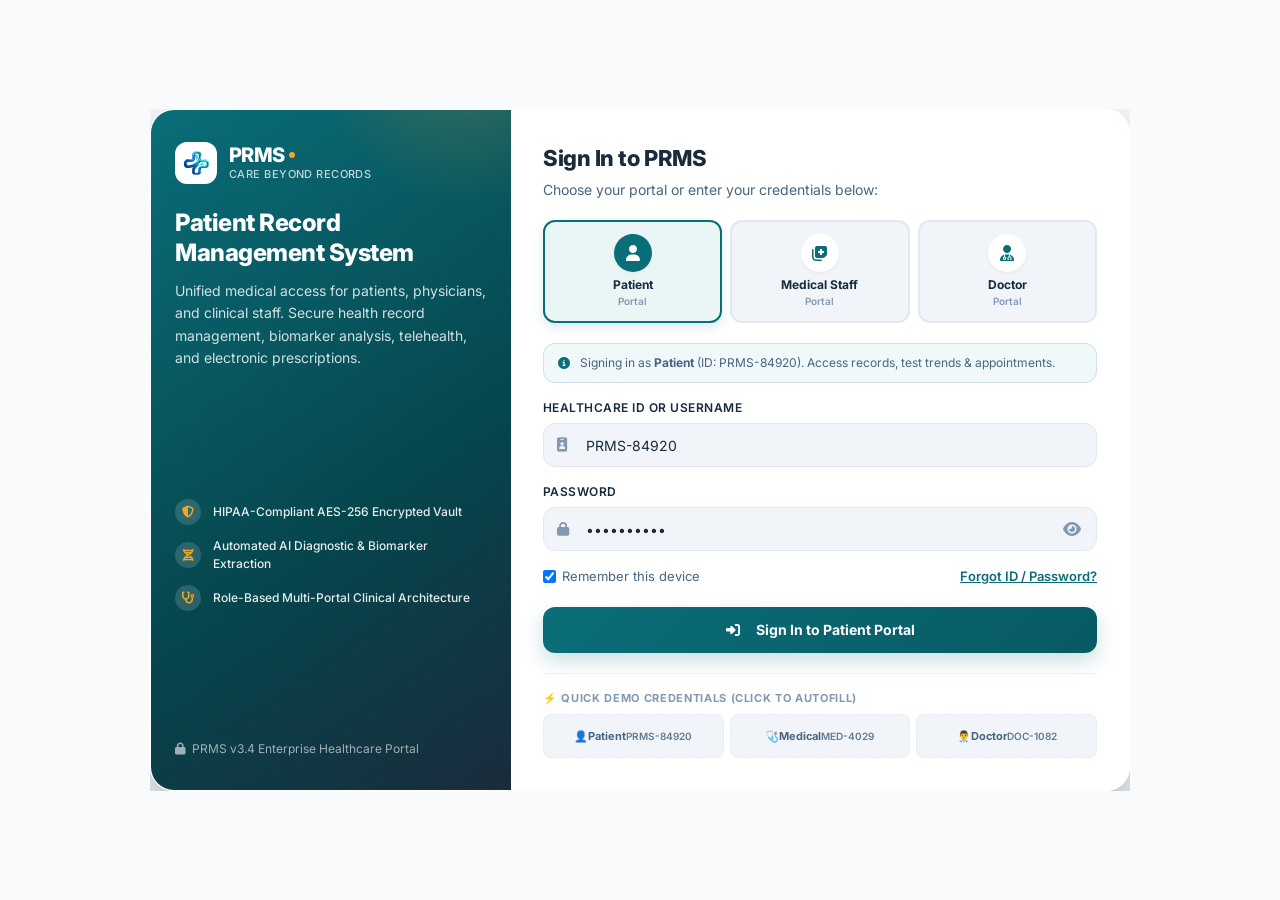
<file: patient-dashboard.html>
<!DOCTYPE html>
<html lang="en">

<head>
  <meta charset="UTF-8">
  <meta name="viewport" content="width=device-width, initial-scale=1.0, maximum-scale=5.0">
  <meta name="description"
    content="PRMS Patient Portal - Care Beyond Records. Secure health management, medical reports analysis, appointments, and prescriptions.">
  <meta name="theme-color" content="#0A6E79">
  <title>PRMS | Care Beyond Records - Patient Portal</title>

  <!-- Preconnect to Google Fonts & Font Awesome -->
  <link rel="preconnect" href="https://fonts.googleapis.com">
  <link rel="preconnect" href="https://fonts.gstatic.com" crossorigin>
  <link href="https://fonts.googleapis.com/css2?family=Inter:wght@300;400;500;600;700;800&display=swap"
    rel="stylesheet">
  <link rel="stylesheet" href="https://cdnjs.cloudflare.com/ajax/libs/font-awesome/6.4.0/css/all.min.css">

  <!-- Stylesheet -->
  <link rel="stylesheet" href="css/styles.css">
</head>

<body>

  <!-- App Main Container (Grid layout for Desktop, Flex for Mobile) -->
  <div class="app-container" id="appContainer">

    <!-- ====================================================================
         HEADER COMPONENT
         ==================================================================== -->
    <header class="app-header" role="banner">
      <div class="header-left">
        <!-- Mobile Hamburger Button -->
        <button type="button" class="hamburger-btn touch-target" id="hamburgerBtn" aria-label="Open navigation menu"
          aria-expanded="false" aria-controls="appSidebar">
          <svg width="22" height="22" viewBox="0 0 24 24" fill="none" stroke="currentColor" stroke-width="2"
            stroke-linecap="round" stroke-linejoin="round">
            <line x1="3" y1="12" x2="21" y2="12"></line>
            <line x1="3" y1="6" x2="21" y2="6"></line>
            <line x1="3" y1="18" x2="21" y2="18"></line>
          </svg>
        </button>

        <!-- Brand Logo -->
        <a href="#dashboard" class="brand-logo" id="headerBrandLogo">
          <div class="logo-icon-wrapper" aria-hidden="true">
            <img src="images/logo.png" alt="PRMS Logo" class="brand-logo-img">
          </div>
          <div class="logo-text-group">
            <span class="brand-name">PRMS<span class="brand-dot"></span></span>
            <span class="brand-tagline">Care beyond records</span>
          </div>
        </a>
      </div>

      <!-- Header Center Search Bar (Tablet/Desktop) with Live Search Dropdown -->
      <div class="header-center">
        <div class="search-bar" role="search" style="position: relative;">
          <svg width="18" height="18" viewBox="0 0 24 24" fill="none" stroke="currentColor" stroke-width="2"
            stroke-linecap="round" stroke-linejoin="round" aria-hidden="true">
            <circle cx="11" cy="11" r="8"></circle>
            <line x1="21" y1="21" x2="16.65" y2="16.65"></line>
          </svg>
          <input type="search" id="globalSearchInput" placeholder="Search reports, vitals, prescriptions..."
            aria-label="Search records">

          <!-- Live Floating Search Results Dropdown -->
          <div class="search-results-dropdown" id="searchResultsDropdown">
            <div id="searchResultsContent"></div>
          </div>
        </div>
      </div>

      <!-- Header Right Controls -->
      <div class="header-right">

        <!-- Interactive Demo State Switcher -->
        <div class="demo-toggle-wrapper" title="Toggle Dashboard Locked / Unlocked State">
          <span class="demo-toggle-label" id="stateLabel">Locked</span>
          <label class="toggle-switch touch-target" aria-label="Toggle Dashboard Locked State">
            <input type="checkbox" id="dashboardStateToggle" aria-checked="false">
            <span class="slider"></span>
          </label>
        </div>

        <!-- Notification Bell & Dropdown -->
        <div class="notification-dropdown-wrapper">
          <button type="button" class="header-icon-btn touch-target" id="notificationBtn"
            aria-label="Notifications (3 unread)">
            <svg width="20" height="20" viewBox="0 0 24 24" fill="none" stroke="currentColor" stroke-width="2"
              stroke-linecap="round" stroke-linejoin="round">
              <path d="M18 8A6 6 0 0 0 6 8c0 7-3 9-3 9h18s-3-2-3-9"></path>
              <path d="M13.73 21a2 2 0 0 1-3.46 0"></path>
            </svg>
            <span class="notification-badge" id="notificationBadge" aria-hidden="true"></span>
          </button>

          <!-- Notification Panel Dropdown -->
          <div class="notification-dropdown-menu" id="notificationDropdownMenu">
            <div class="notification-dropdown-header">
              <div class="notification-dropdown-title">
                <span>Notifications</span>
                <span class="notification-count-pill" id="notifCountPill">3 New</span>
              </div>
              <div class="notification-header-actions">
                <span class="notification-action-link" id="markAllReadBtn">Mark read</span>
                <span style="color: var(--border-color);">•</span>
                <span class="notification-action-link" id="clearAllNotifsBtn">Clear</span>
              </div>
            </div>

            <div class="notification-list-container" id="notificationListContainer">
              <!-- Dynamically rendered notification items -->
            </div>

            <div class="notification-dropdown-footer">
              <span style="font-size: 11px; color: var(--text-muted);">Real-time clinical patient updates</span>
            </div>
          </div>
        </div>

        <!-- Patient Profile Avatar & Dropdown -->
        <div class="profile-dropdown-wrapper">
          <button type="button" class="patient-profile-btn touch-target" id="patientProfileBtn"
            aria-label="Patient Profile - Sarah Jenkins">
            <div class="avatar-wrapper">
              <span>SJ</span>
              <span class="avatar-status-dot" aria-hidden="true"></span>
            </div>
            <div class="patient-info">
              <span class="patient-name">Sarah Jenkins</span>
              <span class="patient-id">ID: PRMS-84920</span>
            </div>
          </button>

          <!-- Profile Dropdown Menu -->
          <div class="profile-dropdown-menu" id="profileDropdownMenu">
            <div class="profile-dropdown-user">
              <div class="avatar-wrapper" style="background: linear-gradient(135deg, #0A6E79, #F5A623);">
                <span>SJ</span>
              </div>
              <div>
                <div class="profile-user-name">Sarah Jenkins</div>
                <div class="profile-user-role">Verified Patient</div>
                <div class="profile-user-id">PRMS ID: PRMS-84920</div>
              </div>
            </div>

            <div class="profile-menu-section-title">Current Session</div>
            <div class="role-switcher-list">
              <div class="role-switcher-item current" style="cursor: default;">
                <span><i class="fa-solid fa-user-check" style="color: var(--primary); margin-right: 6px;"></i> Active: Patient Portal</span>
                <span class="status-chip optimal" style="font-size: 10px; padding: 2px 6px;">Authenticated</span>
              </div>
            </div>

            <div class="profile-menu-section-title">Account & Security</div>
            <div class="role-switcher-list">
              <a href="signin.html" class="role-switcher-item">
                <span><i class="fa-solid fa-right-to-bracket" style="margin-right: 6px; color: var(--primary);"></i> Switch / Sign In as Different Role</span>
              </a>
            </div>

            <button type="button" class="profile-logout-btn touch-target" id="logoutBtn">
              <i class="fa-solid fa-right-from-bracket"></i>
              <span>Log Out</span>
            </button>
          </div>
        </div>

        <!-- Quick Top-Right Log Out Button -->
        <a href="signin.html" class="header-auth-btn touch-target" id="headerLogoutQuickBtn" title="Log Out / Sign In">
          <i class="fa-solid fa-right-from-bracket"></i>
          <span class="header-auth-label">Log Out</span>
        </a>

      </div>
    </header>

    <!-- ====================================================================
         COLLAPSIBLE SIDEBAR & MOBILE DRAWER
         ==================================================================== -->
    <aside class="app-sidebar" id="appSidebar" aria-label="Main Navigation">
      <div>
        <div class="sidebar-header">
          <a href="#dashboard" class="brand-logo">
            <div class="logo-icon-wrapper">
              <img src="images/logo.png" alt="PRMS Logo" class="brand-logo-img">
            </div>
            <div class="logo-text-group">
              <span class="brand-name">PRMS<span class="brand-dot"></span></span>
              <span class="brand-tagline">Care beyond records</span>
            </div>
          </a>

          <!-- Mobile Sidebar Close Button -->
          <button type="button" class="sidebar-close-btn touch-target" id="sidebarCloseBtn"
            aria-label="Close navigation drawer">
            <svg width="20" height="20" viewBox="0 0 24 24" fill="none" stroke="currentColor" stroke-width="2"
              stroke-linecap="round" stroke-linejoin="round">
              <line x1="18" y1="6" x2="6" y2="18"></line>
              <line x1="6" y1="6" x2="18" y2="18"></line>
            </svg>
          </button>

          <!-- Desktop Sidebar Collapse Toggle Button -->
          <button type="button" class="collapse-toggle-btn touch-target" id="collapseSidebarBtn"
            aria-label="Collapse sidebar">
            <svg width="18" height="18" viewBox="0 0 24 24" fill="none" stroke="currentColor" stroke-width="2"
              stroke-linecap="round" stroke-linejoin="round">
              <polyline points="15 18 9 12 15 6"></polyline>
            </svg>
          </button>
        </div>

        <nav class="sidebar-content">
          <div class="nav-section-title">Health Portal</div>
          <ul class="nav-list" role="menubar">

            <!-- 1. Dashboard -->
            <li class="nav-item" role="none">
              <a href="#dashboard" class="nav-link active" data-view="dashboard" role="menuitem">
                <svg width="20" height="20" viewBox="0 0 24 24" fill="none" stroke="currentColor" stroke-width="2"
                  stroke-linecap="round" stroke-linejoin="round">
                  <rect x="3" y="3" width="7" height="7"></rect>
                  <rect x="14" y="3" width="7" height="7"></rect>
                  <rect x="14" y="14" width="7" height="7"></rect>
                  <rect x="3" y="14" width="7" height="7"></rect>
                </svg>
                <span class="nav-text">Dashboard</span>
                <span class="nav-badge locked-badge" id="navDashboardBadge">
                  <svg width="11" height="11" viewBox="0 0 24 24" fill="none" stroke="currentColor" stroke-width="2">
                    <rect x="3" y="11" width="18" height="11" rx="2" ry="2"></rect>
                    <path d="M7 11V7a5 5 0 0 1 10 0v4"></path>
                  </svg>
                  Locked
                </span>
              </a>
            </li>

            <!-- 2. Upload Report -->
            <li class="nav-item" role="none">
              <a href="#upload" class="nav-link" data-view="upload" role="menuitem" id="sidebarUploadLink">
                <svg width="20" height="20" viewBox="0 0 24 24" fill="none" stroke="currentColor" stroke-width="2"
                  stroke-linecap="round" stroke-linejoin="round">
                  <path d="M21 15v4a2 2 0 0 1-2 2H5a2 2 0 0 1-2-2v-4"></path>
                  <polyline points="17 8 12 3 7 8"></polyline>
                  <line x1="12" y1="3" x2="12" y2="15"></line>
                </svg>
                <span class="nav-text">Upload Report</span>
                <span class="nav-badge">New</span>
              </a>
            </li>

            <!-- 3. My Reports -->
            <li class="nav-item" role="none">
              <a href="#reports" class="nav-link" data-view="reports" role="menuitem" id="sidebarReportsLink">
                <svg width="20" height="20" viewBox="0 0 24 24" fill="none" stroke="currentColor" stroke-width="2"
                  stroke-linecap="round" stroke-linejoin="round">
                  <path d="M14 2H6a2 2 0 0 0-2 2v16a2 2 0 0 0 2 2h12a2 2 0 0 0 2-2V8z"></path>
                  <polyline points="14 2 14 8 20 8"></polyline>
                  <line x1="16" y1="13" x2="8" y2="13"></line>
                  <line x1="16" y1="17" x2="8" y2="17"></line>
                  <polyline points="10 9 9 9 8 9"></polyline>
                </svg>
                <span class="nav-text">My Reports</span>
                <span class="nav-badge" id="reportCountBadge">3</span>
              </a>
            </li>

            <!-- 4. Appointments -->
            <li class="nav-item" role="none">
              <a href="#appointments" class="nav-link" data-view="appointments" role="menuitem"
                id="sidebarAppointmentsLink">
                <svg width="20" height="20" viewBox="0 0 24 24" fill="none" stroke="currentColor" stroke-width="2"
                  stroke-linecap="round" stroke-linejoin="round">
                  <rect x="3" y="4" width="18" height="18" rx="2" ry="2"></rect>
                  <line x1="16" y1="2" x2="16" y2="6"></line>
                  <line x1="8" y1="2" x2="8" y2="6"></line>
                  <line x1="3" y1="10" x2="21" y2="10"></line>
                </svg>
                <span class="nav-text">Appointments</span>
                <span class="nav-badge">1</span>
              </a>
            </li>

            <!-- 5. Prescriptions -->
            <li class="nav-item" role="none">
              <a href="#prescriptions" class="nav-link" data-view="prescriptions" role="menuitem"
                id="sidebarPrescriptionsLink">
                <svg width="20" height="20" viewBox="0 0 24 24" fill="none" stroke="currentColor" stroke-width="2"
                  stroke-linecap="round" stroke-linejoin="round">
                  <path d="M10.5 20.5l10-10a4.95 4.95 0 1 0-7-7l-10 10a4.95 4.95 0 1 0 7 7Z"></path>
                  <path d="m8.5 8.5 7 7"></path>
                </svg>
                <span class="nav-text">Prescriptions</span>
                <span class="nav-badge">2</span>
              </a>
            </li>
          </ul>

          <!-- Sidebar Unlock Helper Box -->
          <div class="sidebar-cta-box" id="sidebarCtaBox">
            <div class="sidebar-cta-icon">
              <svg width="20" height="20" viewBox="0 0 24 24" fill="none" stroke="currentColor" stroke-width="2"
                stroke-linecap="round" stroke-linejoin="round">
                <rect x="3" y="11" width="18" height="11" rx="2" ry="2"></rect>
                <path d="M7 11V7a5 5 0 0 1 10 0v4"></path>
              </svg>
            </div>
            <span class="sidebar-cta-title">Unlock Health Insights</span>
            <p class="sidebar-cta-desc">Save a medical lab or diagnostic report to activate your interactive health
              metrics.</p>
            <button type="button" class="sidebar-cta-btn touch-target" id="sidebarUploadCtaBtn">
              <svg width="14" height="14" viewBox="0 0 24 24" fill="none" stroke="currentColor" stroke-width="2">
                <polyline points="17 8 12 3 7 8"></polyline>
                <line x1="12" y1="3" x2="12" y2="15"></line>
              </svg>
              Upload Now
            </button>
          </div>
        </nav>
      </div>

      <!-- Sidebar Footer -->
      <div class="sidebar-footer">
        <div class="user-card">
          <div class="avatar-wrapper">
            <span>SJ</span>
          </div>
          <div class="user-card-details">
            <span class="user-card-name">Sarah Jenkins</span>
            <span class="user-card-role">Verified Patient</span>
          </div>
        </div>
      </div>
    </aside>

    <!-- Sidebar Mobile Backdrop Overlay -->
    <div class="sidebar-overlay" id="sidebarOverlay" aria-hidden="true"></div>

    <!-- ====================================================================
         MAIN APPLICATION AREA
         ==================================================================== -->
    <main class="app-main" id="mainContent" role="main">

      <!-- ==========================================
           VIEW 1: DASHBOARD (Locked or Live)
           ========================================== -->
      <section class="view-section active" id="view-dashboard" aria-labelledby="dashboardHeading">

        <!-- Welcome Hero Banner -->
        <div class="dashboard-welcome-banner">
          <div class="welcome-content">
            <div class="patient-badge-chip">
              <svg width="14" height="14" viewBox="0 0 24 24" fill="none" stroke="currentColor" stroke-width="2">
                <path d="M12 22s8-4 8-10V5l-8-3-8 3v7c0 6 8 10 8 10z"></path>
              </svg>
              <span>HIPAA Compliant & Secure</span>
            </div>
            <h1 class="welcome-title" id="dashboardHeading">Welcome back, Sarah</h1>
            <p class="welcome-subtitle">PRMS transforms raw medical documents into actionable health insights, biomarker
              trends, and physician-ready summaries.</p>
          </div>

          <div class="welcome-quick-stats">
            <div class="welcome-stat-chip">
              <svg width="22" height="22" viewBox="0 0 24 24" fill="none" stroke="currentColor" stroke-width="2">
                <path d="M19 21l-7-5-7 5V5a2 2 0 0 1 2-2h10a2 2 0 0 1 2 2z"></path>
              </svg>
              <div>
                <span class="stat-chip-label">Care Team</span>
                <span class="stat-chip-val">Dr. Robert Chen</span>
              </div>
            </div>

            <div class="welcome-stat-chip">
              <svg width="22" height="22" viewBox="0 0 24 24" fill="none" stroke="currentColor" stroke-width="2">
                <circle cx="12" cy="12" r="10"></circle>
                <polyline points="12 6 12 12 16 14"></polyline>
              </svg>
              <div>
                <span class="stat-chip-label">Next Visit</span>
                <span class="stat-chip-val">Aug 24, 10:30 AM</span>
              </div>
            </div>
          </div>
        </div>

        <!-- LOCKED STATE AREA (Default initial state) -->
        <div class="locked-dashboard-wrapper" id="lockedStateContainer">

          <!-- Primary Locked Notice Callout -->
          <div class="locked-notice-banner" role="alert">
            <div class="locked-notice-grid">
              <div class="locked-icon-badge">
                <span class="pulse-ring"></span>
                <svg width="34" height="34" viewBox="0 0 24 24" fill="none" stroke="currentColor" stroke-width="2"
                  stroke-linecap="round" stroke-linejoin="round">
                  <rect x="3" y="11" width="18" height="11" rx="2" ry="2"></rect>
                  <path d="M7 11V7a5 5 0 0 1 10 0v4"></path>
                </svg>
              </div>

              <div class="locked-notice-text">
                <span class="locked-status-pill">
                  <svg width="12" height="12" viewBox="0 0 24 24" fill="none" stroke="currentColor" stroke-width="2">
                    <circle cx="12" cy="12" r="10"></circle>
                    <line x1="12" y1="8" x2="12" y2="12"></line>
                    <line x1="12" y1="16" x2="12.01" y2="16"></line>
                  </svg>
                  Action Required
                </span>
                <h2 class="locked-main-heading">Your personal dashboard stays locked until a report is saved to your
                  account.</h2>
                <p class="locked-subtext">Upload your recent lab results, blood work, or doctor's notes. PRMS will
                  automatically extract your biomarkers, track long-term health trends, and unlock your complete
                  personalized overview.</p>
              </div>

              <div class="locked-cta-actions">
                <button type="button" class="btn-secondary touch-target" id="unlockTriggerUploadBtn">
                  <svg width="18" height="18" viewBox="0 0 24 24" fill="none" stroke="currentColor" stroke-width="2">
                    <polyline points="17 8 12 3 7 8"></polyline>
                    <line x1="12" y1="3" x2="12" y2="15"></line>
                    <path d="M21 15v4a2 2 0 0 1-2 2H5a2 2 0 0 1-2-2v-4"></path>
                  </svg>
                  Upload Medical Report
                </button>
              </div>
            </div>
          </div>

          <!-- "Build your health dashboard" CTA Section -->
          <section class="build-dashboard-section" aria-labelledby="buildDashboardTitle">
            <div class="section-header-row">
              <div>
                <h3 class="section-title" id="buildDashboardTitle">
                  <svg width="24" height="24" viewBox="0 0 24 24" fill="none" stroke="var(--primary)" stroke-width="2"
                    stroke-linecap="round" stroke-linejoin="round">
                    <path d="M14 2H6a2 2 0 0 0-2 2v16a2 2 0 0 0 2 2h12a2 2 0 0 0 2-2V8z"></path>
                    <polyline points="14 2 14 8 20 8"></polyline>
                    <line x1="12" y1="18" x2="12" y2="12"></line>
                    <line x1="9" y1="15" x2="15" y2="15"></line>
                  </svg>
                  Build your health dashboard
                </h3>
                <p class="section-subtitle">Securely upload diagnostic reports, prescription slips, or pathology
                  documents to generate your vitals chart.</p>
              </div>
            </div>

            <!-- Drag & Drop Upload Zone -->
            <div class="upload-dropzone" id="dashboardDropzone" tabindex="0" role="button"
              aria-label="Drop files here or click to upload report">
              <input type="file" id="dashboardFileInput" class="hidden-file-input"
                accept=".pdf,.jpg,.jpeg,.png,.doc,.docx,.dcm">

              <div class="dropzone-icon-circle">
                <svg width="30" height="30" viewBox="0 0 24 24" fill="none" stroke="currentColor" stroke-width="2"
                  stroke-linecap="round" stroke-linejoin="round">
                  <path d="M21 15v4a2 2 0 0 1-2 2H5a2 2 0 0 1-2-2v-4"></path>
                  <polyline points="17 8 12 3 7 8"></polyline>
                  <line x1="12" y1="3" x2="12" y2="15"></line>
                </svg>
              </div>

              <div class="dropzone-text-group">
                <span class="dropzone-primary-text">Drag and drop your medical report here</span>
                <span class="dropzone-secondary-text">or choose a file from your device (PDF, JPG, PNG, DOC)</span>
              </div>

              <div class="supported-formats-row">
                <span class="format-tag">PDF</span>
                <span class="format-tag">JPG / PNG</span>
                <span class="format-tag">DOC</span>
                <span class="format-tag">Max 25 MB</span>
              </div>
            </div>

            <!-- Upload Action Buttons -->
            <div class="upload-actions-bar">
              <div style="display: flex; gap: 8px; flex-wrap: wrap; width: 100%;">
                <button type="button" class="btn-primary touch-target" id="browseFileBtn">
                  <svg width="16" height="16" viewBox="0 0 24 24" fill="none" stroke="currentColor" stroke-width="2">
                    <path d="M21 15v4a2 2 0 0 1-2 2H5a2 2 0 0 1-2-2v-4"></path>
                    <polyline points="17 8 12 3 7 8"></polyline>
                    <line x1="12" y1="3" x2="12" y2="15"></line>
                  </svg>
                  Browse Files
                </button>

                <button type="button" class="btn-sample touch-target" id="quickSampleUploadBtn"
                  title="Instant test with pre-filled Complete Blood Count report">
                  <svg width="16" height="16" viewBox="0 0 24 24" fill="none" stroke="currentColor" stroke-width="2">
                    <polyline points="20 6 9 17 4 12"></polyline>
                  </svg>
                  ⚡ Try Sample Report (CBC Blood Work)
                </button>
              </div>
            </div>

            <!-- Upload Simulation Progress Bar -->
            <div class="upload-progress-box" id="uploadProgressBox" aria-live="polite">
              <div class="progress-header">
                <div class="progress-file-info">
                  <svg width="20" height="20" viewBox="0 0 24 24" fill="none" stroke="var(--primary)" stroke-width="2">
                    <path d="M14 2H6a2 2 0 0 0-2 2v16a2 2 0 0 0 2 2h12a2 2 0 0 0 2-2V8z"></path>
                    <polyline points="14 2 14 8 20 8"></polyline>
                  </svg>
                  <div>
                    <span class="progress-file-name" id="progressFileName">CBC_Comprehensive_Blood_Report.pdf</span>
                    <span class="progress-file-size" id="progressFileSize">(1.4 MB)</span>
                  </div>
                </div>
                <span class="progress-percentage" id="progressPercentage">0%</span>
              </div>
              <div class="progress-bar-track">
                <div class="progress-bar-fill" id="progressBarFill"></div>
              </div>
              <div class="progress-status-msg" id="progressStatusMsg">
                <svg width="14" height="14" viewBox="0 0 24 24" fill="none" stroke="currentColor" stroke-width="2">
                  <circle cx="12" cy="12" r="10"></circle>
                  <polyline points="12 6 12 12 14 14"></polyline>
                </svg>
                <span>Scanning document & extracting medical biomarkers...</span>
              </div>
            </div>
          </section>

          <!-- Locked Teaser Cards Preview -->
          <div class="locked-teaser-grid" aria-hidden="true">
            <div class="teaser-card">
              <div class="teaser-card-header">
                <div class="teaser-icon"><svg width="20" height="20" viewBox="0 0 24 24" fill="none"
                    stroke="currentColor" stroke-width="2">
                    <path d="M22 12h-4l-3 9L9 3l-3 9H2" />
                  </svg></div>
                <span class="mini-lock-badge"><svg width="10" height="10" viewBox="0 0 24 24" fill="none"
                    stroke="currentColor" stroke-width="2">
                    <rect x="3" y="11" width="18" height="11" rx="2" ry="2"></rect>
                    <path d="M7 11V7a5 5 0 0 1 10 0v4"></path>
                  </svg> Locked</span>
              </div>
              <div class="teaser-blurred-content">
                <span class="mock-stat-val">94/100</span>
                <div class="mock-pill-list">
                  <div class="mock-pill"></div>
                  <div class="mock-pill short"></div>
                </div>
              </div>
              <div class="teaser-card-overlay"><span class="unlock-prompt-text">Health Score</span></div>
            </div>

            <div class="teaser-card">
              <div class="teaser-card-header">
                <div class="teaser-icon"><svg width="20" height="20" viewBox="0 0 24 24" fill="none"
                    stroke="currentColor" stroke-width="2">
                    <circle cx="12" cy="12" r="10"></circle>
                    <path d="m4.93 4.93 4.24 4.24"></path>
                  </svg></div>
                <span class="mini-lock-badge"><svg width="10" height="10" viewBox="0 0 24 24" fill="none"
                    stroke="currentColor" stroke-width="2">
                    <rect x="3" y="11" width="18" height="11" rx="2" ry="2"></rect>
                    <path d="M7 11V7a5 5 0 0 1 10 0v4"></path>
                  </svg> Locked</span>
              </div>
              <div class="teaser-blurred-content">
                <span class="mock-stat-val">120 / 80</span>
                <div class="mock-pill-list">
                  <div class="mock-pill"></div>
                  <div class="mock-pill short"></div>
                </div>
              </div>
              <div class="teaser-card-overlay"><span class="unlock-prompt-text">Biomarkers & Vitals</span></div>
            </div>

            <div class="teaser-card">
              <div class="teaser-card-header">
                <div class="teaser-icon"><svg width="20" height="20" viewBox="0 0 24 24" fill="none"
                    stroke="currentColor" stroke-width="2">
                    <line x1="18" y1="20" x2="18" y2="10"></line>
                    <line x1="12" y1="20" x2="12" y2="4"></line>
                  </svg></div>
                <span class="mini-lock-badge"><svg width="10" height="10" viewBox="0 0 24 24" fill="none"
                    stroke="currentColor" stroke-width="2">
                    <rect x="3" y="11" width="18" height="11" rx="2" ry="2"></rect>
                    <path d="M7 11V7a5 5 0 0 1 10 0v4"></path>
                  </svg> Locked</span>
              </div>
              <div class="teaser-blurred-content">
                <div class="mock-bar-chart">
                  <div class="mock-bar" style="height: 40%;"></div>
                  <div class="mock-bar" style="height: 70%;"></div>
                  <div class="mock-bar" style="height: 55%;"></div>
                  <div class="mock-bar" style="height: 90%;"></div>
                </div>
              </div>
              <div class="teaser-card-overlay"><span class="unlock-prompt-text">Lab History Trends</span></div>
            </div>

            <div class="teaser-card">
              <div class="teaser-card-header">
                <div class="teaser-icon"><svg width="20" height="20" viewBox="0 0 24 24" fill="none"
                    stroke="currentColor" stroke-width="2">
                    <path d="m10.5 20.5 10-10a4.95 4.95 0 1 0-7-7l-10 10a4.95 4.95 0 1 0 7 7Z"></path>
                  </svg></div>
                <span class="mini-lock-badge"><svg width="10" height="10" viewBox="0 0 24 24" fill="none"
                    stroke="currentColor" stroke-width="2">
                    <rect x="3" y="11" width="18" height="11" rx="2" ry="2"></rect>
                    <path d="M7 11V7a5 5 0 0 1 10 0v4"></path>
                  </svg> Locked</span>
              </div>
              <div class="teaser-blurred-content">
                <span class="mock-stat-val">3 Active</span>
                <div class="mock-pill-list">
                  <div class="mock-pill"></div>
                  <div class="mock-pill short"></div>
                </div>
              </div>
              <div class="teaser-card-overlay"><span class="unlock-prompt-text">Prescription Tracker</span></div>
            </div>
          </div>
        </div>

        <!-- UNLOCKED STATE AREA (Live Interactive Health Metrics) -->
        <div class="unlocked-dashboard-wrapper" id="unlockedStateContainer">

          <!-- Live Vitals Grid -->
          <div class="vitals-grid">
            <div class="vital-card">
              <div class="vital-card-header">
                <span class="vital-title">Blood Pressure</span>
                <div class="vital-icon-box">
                  <svg width="18" height="18" viewBox="0 0 24 24" fill="none" stroke="currentColor" stroke-width="2">
                    <path
                      d="M20.42 4.58a5.4 5.4 0 0 0-7.65 0l-.77.78-.77-.78a5.4 5.4 0 0 0-7.65 7.65l.78.77L12 20.66l7.65-7.66.78-.77a5.4 5.4 0 0 0 0-7.65z">
                    </path>
                  </svg>
                </div>
              </div>
              <div class="vital-value-row">
                <span class="vital-value">120/78</span>
                <span class="vital-unit">mmHg</span>
              </div>
              <div class="vital-status-row">
                <span class="status-chip optimal">Optimal</span>
                <span class="vital-ref-range">Ref: 120/80</span>
              </div>
            </div>

            <div class="vital-card green">
              <div class="vital-card-header">
                <span class="vital-title">Fasting Blood Glucose</span>
                <div class="vital-icon-box">
                  <svg width="18" height="18" viewBox="0 0 24 24" fill="none" stroke="currentColor" stroke-width="2">
                    <path d="M12 2.69l5.66 5.66a8 8 0 1 1-11.31 0z"></path>
                  </svg>
                </div>
              </div>
              <div class="vital-value-row">
                <span class="vital-value">92</span>
                <span class="vital-unit">mg/dL</span>
              </div>
              <div class="vital-status-row">
                <span class="status-chip optimal">Normal</span>
                <span class="vital-ref-range">Ref: 70 - 99</span>
              </div>
            </div>

            <div class="vital-card gold">
              <div class="vital-card-header">
                <span class="vital-title">Total Cholesterol</span>
                <div class="vital-icon-box">
                  <svg width="18" height="18" viewBox="0 0 24 24" fill="none" stroke="currentColor" stroke-width="2">
                    <circle cx="12" cy="12" r="10"></circle>
                    <path d="M12 6v6l4 2"></path>
                  </svg>
                </div>
              </div>
              <div class="vital-value-row">
                <span class="vital-value">176</span>
                <span class="vital-unit">mg/dL</span>
              </div>
              <div class="vital-status-row">
                <span class="status-chip optimal">Desirable</span>
                <span class="vital-ref-range">Ref: &lt; 200</span>
              </div>
            </div>

            <div class="vital-card">
              <div class="vital-card-header">
                <span class="vital-title">HbA1c</span>
                <div class="vital-icon-box">
                  <svg width="18" height="18" viewBox="0 0 24 24" fill="none" stroke="currentColor" stroke-width="2">
                    <path d="M14 2H6a2 2 0 0 0-2 2v16a2 2 0 0 0 2 2h12a2 2 0 0 0 2-2V8z"></path>
                  </svg>
                </div>
              </div>
              <div class="vital-value-row">
                <span class="vital-value">5.3</span>
                <span class="vital-unit">%</span>
              </div>
              <div class="vital-status-row">
                <span class="status-chip optimal">Normal</span>
                <span class="vital-ref-range">Ref: 4.0 - 5.6</span>
              </div>
            </div>
          </div>

          <!-- Two Column Analytics Chart & Extracted Reports -->
          <div class="dashboard-grid-two-col">
            <div class="analytics-card">
              <div class="analytics-header">
                <div>
                  <h3 class="section-title" style="font-size: 1.125rem;">Biomarker Trajectory (6 Months)</h3>
                  <p class="section-subtitle">Extracted from CBC Blood Works and Lipid Panels</p>
                </div>
                <div class="chart-period-tabs">
                  <button type="button" class="period-tab-btn active touch-target" data-period="6M">6M</button>
                  <button type="button" class="period-tab-btn touch-target" data-period="1Y">1Y</button>
                  <button type="button" class="period-tab-btn touch-target" data-period="ALL">All</button>
                </div>
              </div>

              <div class="biomarker-chart-container">
                <svg class="chart-svg" viewBox="0 0 500 150" preserveAspectRatio="none">
                  <line x1="0" y1="30" x2="500" y2="30" stroke="#E2E8F0" stroke-dasharray="3 3" />
                  <line x1="0" y1="75" x2="500" y2="75" stroke="#E2E8F0" stroke-dasharray="3 3" />
                  <line x1="0" y1="120" x2="500" y2="120" stroke="#E2E8F0" stroke-dasharray="3 3" />

                  <path d="M20 95 C 100 110, 180 80, 260 70 C 340 60, 420 50, 480 45" fill="none" stroke="#0A6E79"
                    stroke-width="3.5" stroke-linecap="round" />
                  <path d="M20 60 C 100 50, 180 65, 260 85 C 340 90, 420 80, 480 75" fill="none" stroke="#F5A623"
                    stroke-width="3" stroke-linecap="round" stroke-dasharray="4 2" />

                  <circle cx="20" cy="95" r="4.5" fill="#0A6E79" />
                  <circle cx="140" cy="88" r="4.5" fill="#0A6E79" />
                  <circle cx="260" cy="70" r="4.5" fill="#0A6E79" />
                  <circle cx="380" cy="55" r="4.5" fill="#0A6E79" />
                  <circle cx="480" cy="45" r="5" fill="#0A6E79" stroke="#fff" stroke-width="2" />

                  <circle cx="20" cy="60" r="4" fill="#F5A623" />
                  <circle cx="140" cy="55" r="4" fill="#F5A623" />
                  <circle cx="260" cy="85" r="4" fill="#F5A623" />
                  <circle cx="380" cy="88" r="4" fill="#F5A623" />
                  <circle cx="480" cy="75" r="4.5" fill="#F5A623" stroke="#fff" stroke-width="2" />
                </svg>

                <div class="chart-legend">
                  <div class="legend-item"><span class="legend-dot teal"></span><span>Blood Glucose (mg/dL)</span></div>
                  <div class="legend-item"><span class="legend-dot gold"></span><span>Total Cholesterol (mg/dL)</span>
                  </div>
                </div>
              </div>
            </div>

            <!-- Recent Reports List -->
            <div class="reports-list-card">
              <div class="section-header-row">
                <h3 class="section-title" style="font-size: 1.125rem;">Saved Reports</h3>
                <button type="button" class="btn-outline touch-target" id="viewAllReportsBtn"
                  style="min-height: 36px; padding: 0 12px; font-size: 12px;">View All</button>
              </div>

              <div class="report-items-wrapper" id="dashboardReportList">
                <div class="report-item">
                  <div class="report-item-left">
                    <div class="report-file-icon"><svg width="20" height="20" viewBox="0 0 24 24" fill="none"
                        stroke="currentColor" stroke-width="2">
                        <path d="M14 2H6a2 2 0 0 0-2 2v16a2 2 0 0 0 2 2h12a2 2 0 0 0 2-2V8z"></path>
                      </svg></div>
                    <div class="report-title-col">
                      <span class="report-title">Comprehensive Metabolic Panel</span>
                      <span class="report-meta">Aug 14, 2026 • Quest Diagnostics</span>
                    </div>
                  </div>
                  <button type="button" class="action-icon-btn touch-target view-report-trigger"
                    data-report-name="Comprehensive Metabolic Panel" data-report-date="Aug 14, 2026"><i
                      class="fa-solid fa-eye"></i></button>
                </div>

                <div class="report-item">
                  <div class="report-item-left">
                    <div class="report-file-icon"><svg width="20" height="20" viewBox="0 0 24 24" fill="none"
                        stroke="currentColor" stroke-width="2">
                        <path d="M14 2H6a2 2 0 0 0-2 2v16a2 2 0 0 0 2 2h12a2 2 0 0 0 2-2V8z"></path>
                      </svg></div>
                    <div class="report-title-col">
                      <span class="report-title">Lipid Profile & Glucose</span>
                      <span class="report-meta">Jul 20, 2026 • LabCorp</span>
                    </div>
                  </div>
                  <button type="button" class="action-icon-btn touch-target view-report-trigger"
                    data-report-name="Lipid Profile & Glucose" data-report-date="Jul 20, 2026"><i
                      class="fa-solid fa-eye"></i></button>
                </div>

                <div class="report-item">
                  <div class="report-item-left">
                    <div class="report-file-icon"><svg width="20" height="20" viewBox="0 0 24 24" fill="none"
                        stroke="currentColor" stroke-width="2">
                        <path d="M14 2H6a2 2 0 0 0-2 2v16a2 2 0 0 0 2 2h12a2 2 0 0 0 2-2V8z"></path>
                      </svg></div>
                    <div class="report-title-col">
                      <span class="report-title">CBC with Differential Panel</span>
                      <span class="report-meta">Jun 05, 2026 • Memorial Clinic</span>
                    </div>
                  </div>
                  <button type="button" class="action-icon-btn touch-target view-report-trigger"
                    data-report-name="CBC with Differential Panel" data-report-date="Jun 05, 2026"><i
                      class="fa-solid fa-eye"></i></button>
                </div>
              </div>
            </div>
          </div>

          <!-- Bottom Row: Prescriptions & Upcoming Follow-ups -->
          <div class="dashboard-bottom-grid">
            <div class="info-card">
              <div class="section-header-row">
                <h3 class="section-title" style="font-size: 1.125rem;">Active Prescriptions</h3>
                <span class="status-chip optimal">2 Refills Ready</span>
              </div>
              <div>
                <div class="prescription-item">
                  <div style="display: flex; align-items: center; gap: 12px;">
                    <div class="pill-icon"><i class="fa-solid fa-pills"></i></div>
                    <div>
                      <h4 style="font-size: 14px; font-weight: 600;">Metformin 500mg</h4>
                      <p style="font-size: 12px; color: var(--text-secondary);">1 tablet with dinner daily • 45 days
                        remaining</p>
                    </div>
                  </div>
                  <button type="button" class="btn-outline touch-target patient-refill-btn" data-med="Metformin 500mg"
                    style="min-height: 36px; padding: 0 12px; font-size: 12px;">Refill</button>
                </div>

                <div class="prescription-item">
                  <div style="display: flex; align-items: center; gap: 12px;">
                    <div class="pill-icon"><i class="fa-solid fa-pills"></i></div>
                    <div>
                      <h4 style="font-size: 14px; font-weight: 600;">Atorvastatin 10mg</h4>
                      <p style="font-size: 12px; color: var(--text-secondary);">1 tablet at bedtime • 18 days remaining
                      </p>
                    </div>
                  </div>
                  <button type="button" class="btn-outline touch-target patient-refill-btn" data-med="Atorvastatin 10mg"
                    style="min-height: 36px; padding: 0 12px; font-size: 12px;">Refill</button>
                </div>
              </div>
            </div>

            <div class="info-card">
              <div class="section-header-row">
                <h3 class="section-title" style="font-size: 1.125rem;">Upcoming Consultations</h3>
                <span class="status-chip optimal">Confirmed</span>
              </div>
              <div>
                <div class="appointment-item">
                  <div style="display: flex; align-items: center; gap: 12px;">
                    <div class="calendar-icon"><i class="fa-solid fa-video"></i></div>
                    <div>
                      <h4 style="font-size: 14px; font-weight: 600;">Follow-up Consultation</h4>
                      <p style="font-size: 12px; color: var(--text-secondary);">Dr. Robert Chen (Cardiology) • Aug 24,
                        10:30 AM</p>
                    </div>
                  </div>
                  <button type="button" class="btn-primary touch-target" id="joinCallBtn"
                    style="min-height: 36px; padding: 0 12px; font-size: 12px;">Join Call</button>
                </div>
              </div>
            </div>
          </div>

        </div>

      </section>

      <!-- ==========================================
           VIEW 2: UPLOAD REPORT SECTION
           ========================================== -->
      <section class="view-section" id="view-upload" aria-labelledby="uploadHeading">
        <div class="view-header">
          <div>
            <h2 class="view-title" id="uploadHeading">Upload Medical Report</h2>
            <p class="view-subtitle">Add medical records, lab panels, or scans to PRMS secure cloud.</p>
          </div>
        </div>

        <div class="build-dashboard-section">
          <div class="upload-dropzone" id="dedicatedDropzone">
            <input type="file" id="dedicatedFileInput" class="hidden-file-input"
              accept=".pdf,.jpg,.jpeg,.png,.doc,.docx,.dcm">
            <div class="dropzone-icon-circle">
              <i class="fa-solid fa-cloud-arrow-up" style="font-size: 28px; color: var(--primary);"></i>
            </div>
            <div class="dropzone-text-group">
              <span class="dropzone-primary-text">Select your medical file or drag here</span>
              <span class="dropzone-secondary-text">Supported formats: PDF, JPG, PNG, DOC (Max 25MB)</span>
            </div>
            <button type="button" class="btn-primary touch-target" id="dedicatedBrowseBtn">Browse Files</button>
          </div>
        </div>
      </section>

      <!-- ==========================================
           VIEW 3: MY REPORTS
           ========================================== -->
      <section class="view-section" id="view-reports" aria-labelledby="reportsHeading">
        <div class="view-header">
          <div>
            <h2 class="view-title" id="reportsHeading">My Reports & Diagnostics</h2>
            <p class="view-subtitle">Access, search, and download your analyzed clinical records.</p>
          </div>
          <button type="button" class="btn-primary touch-target" id="reportsUploadNewBtn">
            <i class="fa-solid fa-plus" style="margin-right: 6px;"></i>
            Upload New Report
          </button>
        </div>

        <div class="data-table-container">
          <table class="data-table">
            <thead>
              <tr>
                <th>Document Name</th>
                <th>Category</th>
                <th>Date</th>
                <th>Facility</th>
                <th>Status</th>
                <th>Actions</th>
              </tr>
            </thead>
            <tbody id="patientReportsTableBody">
              <tr>
                <td><strong>Comprehensive Metabolic Panel</strong></td>
                <td>Lab Work</td>
                <td>Aug 14, 2026</td>
                <td>Quest Diagnostics</td>
                <td><span class="status-chip optimal">Extracted</span></td>
                <td>
                  <button type="button" class="btn-outline touch-target view-report-trigger"
                    data-report-name="Comprehensive Metabolic Panel" data-report-date="Aug 14, 2026"
                    style="min-height: 34px; padding: 0 10px; font-size: 12px;">View Summary</button>
                </td>
              </tr>
              <tr>
                <td><strong>Lipid Profile & Fasting Glucose</strong></td>
                <td>Lab Work</td>
                <td>Jul 20, 2026</td>
                <td>LabCorp Central</td>
                <td><span class="status-chip optimal">Extracted</span></td>
                <td>
                  <button type="button" class="btn-outline touch-target view-report-trigger"
                    data-report-name="Lipid Profile & Fasting Glucose" data-report-date="Jul 20, 2026"
                    style="min-height: 34px; padding: 0 10px; font-size: 12px;">View Summary</button>
                </td>
              </tr>
              <tr>
                <td><strong>CBC with Differential Panel</strong></td>
                <td>Hematology</td>
                <td>Jun 05, 2026</td>
                <td>Memorial Health</td>
                <td><span class="status-chip optimal">Extracted</span></td>
                <td>
                  <button type="button" class="btn-outline touch-target view-report-trigger"
                    data-report-name="CBC with Differential Panel" data-report-date="Jun 05, 2026"
                    style="min-height: 34px; padding: 0 10px; font-size: 12px;">View Summary</button>
                </td>
              </tr>
            </tbody>
          </table>
        </div>
      </section>

      <!-- ==========================================
           VIEW 4: APPOINTMENTS
           ========================================== -->
      <section class="view-section" id="view-appointments" aria-labelledby="appHeading">
        <div class="view-header">
          <div>
            <h2 class="view-title" id="appHeading">Appointments & Schedule</h2>
            <p class="view-subtitle">Manage in-person appointments and PRMS Telehealth video visits.</p>
          </div>
          <button type="button" class="btn-primary touch-target" id="bookNewAppBtn">
            <i class="fa-solid fa-calendar-plus" style="margin-right: 6px;"></i>
            Book Appointment
          </button>
        </div>

        <div class="data-table-container">
          <table class="data-table">
            <thead>
              <tr>
                <th>Doctor / Specialist</th>
                <th>Type</th>
                <th>Date & Time</th>
                <th>Location</th>
                <th>Status</th>
                <th>Action</th>
              </tr>
            </thead>
            <tbody>
              <tr>
                <td>
                  <strong>Dr. Robert Chen</strong>
                  <div style="font-size: 12px; color: var(--text-muted);">Cardiology Specialist</div>
                </td>
                <td>Follow-up Review</td>
                <td>Aug 24, 2026 • 10:30 AM</td>
                <td>PRMS Telehealth (Video)</td>
                <td><span class="status-chip optimal">Confirmed</span></td>
                <td>
                  <button type="button" class="btn-primary touch-target" id="joinVideoBtn"
                    style="min-height: 34px; padding: 0 12px; font-size: 12px;">Join Video</button>
                </td>
              </tr>
            </tbody>
          </table>
        </div>
      </section>

      <!-- ==========================================
           VIEW 5: PRESCRIPTIONS
           ========================================== -->
      <section class="view-section" id="view-prescriptions" aria-labelledby="rxHeading">
        <div class="view-header">
          <div>
            <h2 class="view-title" id="rxHeading">Prescriptions & Medications</h2>
            <p class="view-subtitle">Active therapies, refill authorizations, and administration notes.</p>
          </div>
          <button type="button" class="btn-primary touch-target" id="requestRefillMainBtn">
            <i class="fa-solid fa-pills" style="margin-right: 6px;"></i>
            Request Medication Refill
          </button>
        </div>

        <div class="data-table-container">
          <table class="data-table">
            <thead>
              <tr>
                <th>Medication</th>
                <th>Dosage & Frequency</th>
                <th>Prescribed By</th>
                <th>Days Left</th>
                <th>Pharmacy</th>
                <th>Action</th>
              </tr>
            </thead>
            <tbody>
              <tr>
                <td><strong>Metformin HCl</strong></td>
                <td>500mg • 1 tablet daily with dinner</td>
                <td>Dr. Robert Chen</td>
                <td><span class="status-chip optimal">45 Days</span></td>
                <td>CVS Pharmacy (#4921)</td>
                <td>
                  <button type="button" class="btn-outline touch-target patient-refill-btn" data-med="Metformin HCl"
                    style="min-height: 34px; padding: 0 10px; font-size: 12px;">Refill</button>
                </td>
              </tr>
              <tr>
                <td><strong>Atorvastatin Calcium</strong></td>
                <td>10mg • 1 tablet nightly</td>
                <td>Dr. Robert Chen</td>
                <td><span class="status-chip borderline">18 Days</span></td>
                <td>CVS Pharmacy (#4921)</td>
                <td>
                  <button type="button" class="btn-secondary touch-target patient-refill-btn"
                    data-med="Atorvastatin Calcium" style="min-height: 34px; padding: 0 10px; font-size: 12px;">Refill
                    Now</button>
                </td>
              </tr>
            </tbody>
          </table>
        </div>
      </section>

    </main>

    <!-- STICKY MOBILE BOTTOM NAVIGATION -->
    <nav class="mobile-bottom-nav" aria-label="Mobile Bottom Navigation">
      <a href="#dashboard" class="bottom-nav-item active touch-target" data-view="dashboard">
        <i class="fa-solid fa-house"></i>
        <span>Dashboard</span>
      </a>
      <a href="#reports" class="bottom-nav-item touch-target" data-view="reports">
        <i class="fa-solid fa-file-medical"></i>
        <span>Reports</span>
      </a>
      <a href="#upload" class="bottom-nav-item upload-highlight touch-target" data-view="upload"
        aria-label="Upload Report">
        <div class="fab-icon-bubble"><i class="fa-solid fa-plus"></i></div>
        <span>Upload</span>
      </a>
      <a href="#appointments" class="bottom-nav-item touch-target" data-view="appointments">
        <i class="fa-solid fa-calendar"></i>
        <span>Visits</span>
      </a>
      <a href="#prescriptions" class="bottom-nav-item touch-target" data-view="prescriptions">
        <i class="fa-solid fa-pills"></i>
        <span>Meds</span>
      </a>
    </nav>

  </div>

  <!-- MODAL: REPORT VIEWER / EXTRACTED BIOMARKERS -->
  <div class="modal-backdrop" id="reportViewerModal" role="dialog" aria-modal="true">
    <div class="modal-dialog">
      <div class="modal-header">
        <div>
          <h3 class="modal-title" id="modalReportTitle">Report Summary</h3>
          <span style="font-size: 12px; color: var(--text-muted);" id="modalReportDate">Aug 14, 2026</span>
        </div>
        <button type="button" class="modal-close-btn touch-target" id="closeReportModalBtn">
          <i class="fa-solid fa-xmark"></i>
        </button>
      </div>
      <div class="modal-body">
        <div
          style="background: var(--surface-alt); padding: 16px; border-radius: var(--radius-md); border: 1px solid var(--border-color);">
          <div style="display: flex; align-items: center; justify-content: space-between; margin-bottom: 8px;">
            <span style="font-size: 13px; font-weight: 700; color: var(--primary);">AI Biomarker Extraction</span>
            <span class="status-chip optimal">Verified by PRMS OCR</span>
          </div>
          <p style="font-size: 13px; color: var(--text-secondary); line-height: 1.5;">All key laboratory indices were
            verified against standard clinical reference ranges. No critical abnormalities detected.</p>
        </div>

        <div style="display: flex; flex-direction: column; gap: 10px;">
          <div
            style="display: flex; justify-content: space-between; padding: 8px 0; border-bottom: 1px solid var(--border-light);">
            <span style="font-size: 13px; color: var(--text-secondary);">Fasting Glucose</span>
            <span style="font-size: 13px; font-weight: 700; color: var(--primary);">92 mg/dL (Normal)</span>
          </div>
          <div
            style="display: flex; justify-content: space-between; padding: 8px 0; border-bottom: 1px solid var(--border-light);">
            <span style="font-size: 13px; color: var(--text-secondary);">Blood Pressure</span>
            <span style="font-size: 13px; font-weight: 700; color: var(--primary);">120/78 mmHg (Optimal)</span>
          </div>
          <div
            style="display: flex; justify-content: space-between; padding: 8px 0; border-bottom: 1px solid var(--border-light);">
            <span style="font-size: 13px; color: var(--text-secondary);">Total Cholesterol</span>
            <span style="font-size: 13px; font-weight: 700; color: var(--primary);">176 mg/dL (Desirable)</span>
          </div>
          <div style="display: flex; justify-content: space-between; padding: 8px 0;">
            <span style="font-size: 13px; color: var(--text-secondary);">Platelet Count</span>
            <span style="font-size: 13px; font-weight: 700; color: var(--primary);">265 x10³/µL (Normal)</span>
          </div>
        </div>
      </div>
      <div class="modal-footer">
        <button type="button" class="btn-outline touch-target" id="modalDismissBtn">Close</button>
        <button type="button" class="btn-primary touch-target" id="downloadPdfBtn">
          <i class="fa-solid fa-download" style="margin-right: 6px;"></i> Download PDF
        </button>
      </div>
    </div>
  </div>


  <!-- Toast Notification Container -->
  <div class="toast-container" id="toastContainer" aria-live="polite"></div>

  <!-- API Client -->
  <script src="js/api.js"></script>
  <!-- Dashboard Integration -->
  <script src="js/dashboard-integration.js"></script>
  <!-- Application Logic -->
  <script src="js/app.js"></script>
</body>

</html>
</file>
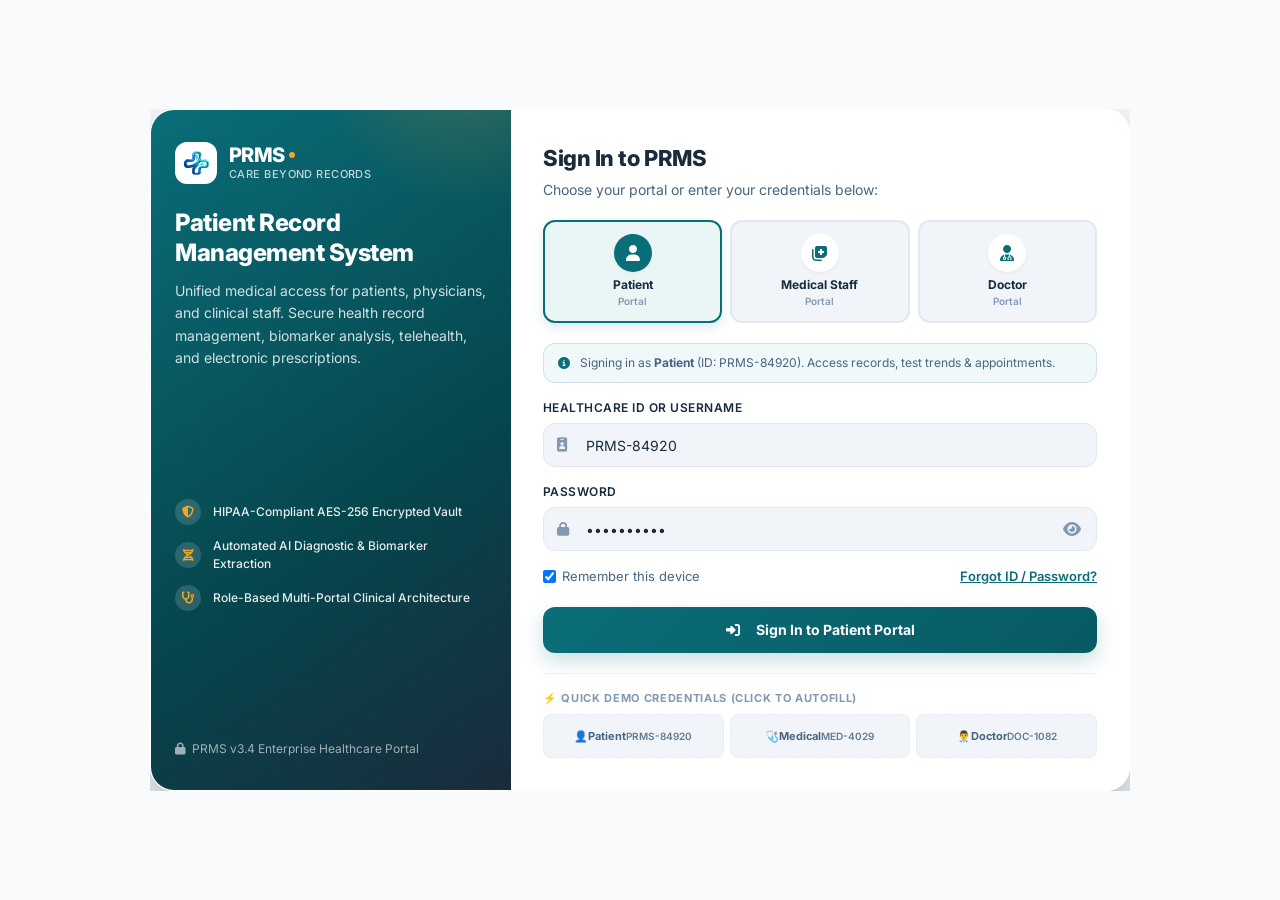
<file: signin.html>
<!DOCTYPE html>
<html lang="en">

<head>
  <meta charset="UTF-8">
  <meta name="viewport" content="width=device-width, initial-scale=1.0, maximum-scale=5.0">
  <meta name="description"
    content="PRMS - Patient Record Management System. Secure Authentication Portal for Patients, Medical Staff, and Doctors.">
  <meta name="theme-color" content="#0A6E79">
  <title>PRMS | Sign In - Care Beyond Records</title>

  <!-- Google Fonts & Font Awesome -->
  <link rel="preconnect" href="https://fonts.googleapis.com">
  <link rel="preconnect" href="https://fonts.gstatic.com" crossorigin>
  <link href="https://fonts.googleapis.com/css2?family=Inter:wght@300;400;500;600;700;800&display=swap"
    rel="stylesheet">
  <link rel="stylesheet" href="https://cdnjs.cloudflare.com/ajax/libs/font-awesome/6.4.0/css/all.min.css">

  <!-- Stylesheet -->
  <link rel="stylesheet" href="css/styles.css">
</head>

<body style="background: #f8fafc; min-height: 100vh; display: flex; align-items: center; justify-content: center; padding: 20px;">

  <!-- SIGN IN PAGE CONTAINER -->
  <div class="login-page" id="signinPage" style="position: relative; inset: auto; background: transparent; padding: 0; min-height: auto; width: 100%; max-width: 980px;">
    <div class="login-card-container">

      <!-- Left Hero Brand Panel -->
      <div class="login-brand-panel">
        <div class="login-brand-header">
          <div class="brand-logo" style="margin-bottom: 24px;">
            <div class="logo-icon-wrapper" aria-hidden="true">
              <img src="images/logo.png" alt="PRMS Logo" class="brand-logo-img">
            </div>
            <div class="logo-text-group">
              <span class="brand-name">PRMS<span class="brand-dot"></span></span>
              <span class="brand-tagline">Care beyond records</span>
            </div>
          </div>

          <h2 class="login-hero-title">Patient Record Management System</h2>
          <p class="login-hero-desc">
            Unified medical access for patients, physicians, and clinical staff. Secure health record management, biomarker analysis, telehealth, and electronic prescriptions.
          </p>
        </div>

        <div class="login-feature-list">
          <div class="login-feature-item">
            <div class="login-feature-icon">
              <i class="fa-solid fa-shield-halved"></i>
            </div>
            <span>HIPAA-Compliant AES-256 Encrypted Vault</span>
          </div>
          <div class="login-feature-item">
            <div class="login-feature-icon">
              <i class="fa-solid fa-dna"></i>
            </div>
            <span>Automated AI Diagnostic & Biomarker Extraction</span>
          </div>
          <div class="login-feature-item">
            <div class="login-feature-icon">
              <i class="fa-solid fa-stethoscope"></i>
            </div>
            <span>Role-Based Multi-Portal Clinical Architecture</span>
          </div>
        </div>

        <div class="login-brand-footer">
          <i class="fa-solid fa-lock"></i>
          <span>PRMS v3.4 Enterprise Healthcare Portal</span>
        </div>
      </div>

      <!-- Right Interactive Sign-In Form Panel -->
      <div class="login-form-panel">
        <div class="login-form-header">
          <h1 class="login-form-title">Sign In to PRMS</h1>
          <p class="login-form-subtitle">Choose your portal or enter your credentials below:</p>
        </div>

        <!-- Role Selection Tabs -->
        <div class="role-selection-grid" role="tablist" aria-label="Portal Selection">
          <button type="button" class="role-card-btn active touch-target" id="roleBtnPatient" data-role="patient" role="tab" aria-selected="true">
            <div class="role-card-icon">
              <i class="fa-solid fa-user"></i>
            </div>
            <span class="role-card-title">Patient</span>
            <span class="role-card-badge">Portal</span>
          </button>

          <button type="button" class="role-card-btn touch-target" id="roleBtnMedical" data-role="medical" role="tab" aria-selected="false">
            <div class="role-card-icon">
              <i class="fa-solid fa-notes-medical"></i>
            </div>
            <span class="role-card-title">Medical Staff</span>
            <span class="role-card-badge">Portal</span>
          </button>

          <button type="button" class="role-card-btn touch-target" id="roleBtnDoctor" data-role="doctor" role="tab" aria-selected="false">
            <div class="role-card-icon">
              <i class="fa-solid fa-user-doctor"></i>
            </div>
            <span class="role-card-title">Doctor</span>
            <span class="role-card-badge">Portal</span>
          </button>
        </div>

        <!-- Dynamic Role Context Banner -->
        <div class="role-info-banner" id="roleInfoBanner">
          <i class="fa-solid fa-circle-info" style="color: var(--primary);"></i>
          <span id="roleBannerText">Signing in as <strong>Patient</strong> (ID: PRMS-84920). Access records, test trends & appointments.</span>
        </div>

        <!-- Authentication Form -->
        <form id="loginForm" autocomplete="on" novalidate>
          
          <!-- Healthcare ID / Username -->
          <div class="login-form-group">
            <label for="loginUsername" class="form-label" id="usernameLabel">Healthcare ID or Username</label>
            <div class="input-with-icon">
              <i class="fa-solid fa-id-badge" style="position: absolute; left: 14px; color: var(--text-muted); font-size: 14px; pointer-events: none;"></i>
              <input type="text" id="loginUsername" class="form-input" placeholder="e.g. PRMS-84920 or patient" required autocomplete="username" value="PRMS-84920">
            </div>
          </div>

          <!-- Password -->
          <div class="login-form-group">
            <label for="loginPassword" class="form-label">Password</label>
            <div class="input-with-icon">
              <i class="fa-solid fa-lock" style="position: absolute; left: 14px; color: var(--text-muted); font-size: 14px; pointer-events: none;"></i>
              <input type="password" id="loginPassword" class="form-input" placeholder="Enter password" required autocomplete="current-password" value="patient123" style="padding-right: 42px;">
              <button type="button" id="toggleLoginPasswordBtn" class="toggle-password-btn" aria-label="Toggle password visibility"
                style="position: absolute; right: 10px; background: none; border: none; color: var(--text-muted); cursor: pointer; padding: 6px; border-radius: 4px; display: flex; align-items: center; justify-content: center;">
                <i class="fa-solid fa-eye" id="loginEyeIcon"></i>
              </button>
            </div>
          </div>

          <!-- Form Options (Remember Me & Forgot) -->
          <div class="login-form-actions">
            <label class="checkbox-label" style="font-size: 13px;">
              <input type="checkbox" id="rememberMeCheckbox" checked>
              <span>Remember this device</span>
            </label>
            <button type="button" id="forgotCredsBtn" style="background: none; border: none; color: var(--primary); font-size: 13px; font-weight: 600; cursor: pointer; text-decoration: underline;">
              Forgot ID / Password?
            </button>
          </div>

          <!-- Error Alert (Hidden by default) -->
          <div id="loginErrorAlert" class="unlock-error-message" style="display: none; margin-bottom: 16px;" role="alert">
            <i class="fa-solid fa-circle-exclamation"></i>
            <span id="loginErrorText">Invalid ID or password. Please check your credentials.</span>
          </div>

          <!-- Submit Button -->
          <button type="submit" class="login-submit-btn touch-target" id="loginSubmitBtn">
            <i class="fa-solid fa-right-to-bracket" style="margin-right: 8px;"></i>
            <span id="loginSubmitText">Sign In to Patient Portal</span>
          </button>
        </form>

        <!-- Quick Demo Credentials Box -->
        <div class="demo-credentials-box">
          <div class="demo-credentials-title">
            <span>⚡ Quick Demo Credentials (Click to Autofill)</span>
          </div>
          <div class="demo-pills-row">
            <button type="button" class="demo-pill-btn touch-target" data-demo="patient" title="Click to fill Patient credentials">
              👤 <strong>Patient</strong><br><span style="font-size: 10px; opacity: 0.85;">PRMS-84920</span>
            </button>
            <button type="button" class="demo-pill-btn touch-target" data-demo="medical" title="Click to fill Medical Staff credentials">
              🩺 <strong>Medical</strong><br><span style="font-size: 10px; opacity: 0.85;">MED-4029</span>
            </button>
            <button type="button" class="demo-pill-btn touch-target" data-demo="doctor" title="Click to fill Doctor credentials">
              👨‍⚕️ <strong>Doctor</strong><br><span style="font-size: 10px; opacity: 0.85;">DOC-1082</span>
            </button>
          </div>
        </div>

      </div>

    </div>
  </div>

  <!-- Toast Notification Container -->
  <div class="toast-container" id="toastContainer" aria-live="polite"></div>

  <!-- API Client (Load FIRST) -->
  <script src="js/api.js"></script>
  
  <!-- Auth Integration (Load SECOND) -->
  <script src="js/auth-integration.js"></script>

  <!-- Application Logic -->
  <script src="js/app.js"></script>
</body>

</html>
</file>
<file: css/styles.css>
/* ==========================================================================
   PRMS - Care Beyond Records | Patient Portal Design System
   ========================================================================== */

/* Google Font: Inter */
@import url('https://fonts.googleapis.com/css2?family=Inter:wght@300;400;500;600;700;800&display=swap');

:root {
  /* Brand Color Palette */
  --primary: #0A6E79;
  --primary-hover: #085a63;
  --primary-dark: #053e45;
  --primary-light: #0d8b99;
  --primary-soft: #eaf5f6;
  --primary-subtle: #f0f8f9;

  --secondary: #F5A623;
  --secondary-hover: #e09315;
  --secondary-light: #fff8eb;
  --secondary-soft: #fef1db;

  --background: #F8FAFC;
  --surface: #FFFFFF;
  --surface-alt: #F1F5F9;
  --surface-hover: #F8FAFC;
  
  --text-primary: #1A2B3C;
  --text-secondary: #486581;
  --text-muted: #829AB1;
  --text-light: #9FB3C8;
  --text-white: #FFFFFF;

  --success: #2ECC71;
  --success-hover: #27ae60;
  --success-soft: #eafaf1;
  --warning: #F5A623;
  --warning-soft: #fef7ec;
  --danger: #E74C3C;
  --danger-soft: #fdedec;
  --info: #3498DB;
  --info-soft: #ebf5fb;

  --border-color: #E2E8F0;
  --border-light: #EDF2F7;
  --border-focus: #0A6E79;

  /* Typography */
  --font-family: 'Inter', -apple-system, BlinkMacSystemFont, 'Segoe UI', Roboto, Helvetica, Arial, sans-serif;
  --font-size-xs: 0.75rem;     /* 12px */
  --font-size-sm: 0.875rem;    /* 14px */
  --font-size-base: 1rem;      /* 16px */
  --font-size-md: 1.125rem;    /* 18px */
  --font-size-lg: 1.25rem;     /* 20px */
  --font-size-xl: 1.5rem;      /* 24px */
  --font-size-2xl: 1.875rem;   /* 30px */
  --font-size-3xl: 2.25rem;    /* 36px */

  /* Spacing */
  --space-1: 0.25rem;  /* 4px */
  --space-2: 0.5rem;   /* 8px */
  --space-3: 0.75rem;  /* 12px */
  --space-4: 1rem;     /* 16px */
  --space-5: 1.25rem;  /* 20px */
  --space-6: 1.5rem;   /* 24px */
  --space-8: 2rem;     /* 32px */
  --space-10: 2.5rem;  /* 40px */
  --space-12: 3rem;    /* 48px */

  /* Shadows */
  --shadow-xs: 0 1px 2px rgba(10, 110, 121, 0.04);
  --shadow-sm: 0 2px 4px rgba(26, 43, 60, 0.04), 0 1px 2px rgba(26, 43, 60, 0.02);
  --shadow-md: 0 4px 12px rgba(26, 43, 60, 0.06), 0 2px 4px rgba(26, 43, 60, 0.04);
  --shadow-lg: 0 10px 25px rgba(26, 43, 60, 0.08), 0 4px 10px rgba(26, 43, 60, 0.04);
  --shadow-xl: 0 20px 35px rgba(10, 110, 121, 0.12), 0 8px 16px rgba(26, 43, 60, 0.06);
  --shadow-teal: 0 8px 20px rgba(10, 110, 121, 0.22);
  --shadow-gold: 0 8px 20px rgba(245, 166, 35, 0.25);

  /* Border Radius */
  --radius-sm: 8px;
  --radius-md: 12px;
  --radius-lg: 16px;
  --radius-xl: 24px;
  --radius-full: 9999px;

  /* Transitions */
  --transition-fast: 0.15s cubic-bezier(0.4, 0, 0.2, 1);
  --transition-base: 0.25s cubic-bezier(0.4, 0, 0.2, 1);
  --transition-slow: 0.4s cubic-bezier(0.4, 0, 0.2, 1);

  /* Dimensions */
  --header-height: 72px;
  --sidebar-width: 270px;
  --sidebar-collapsed-width: 80px;
  --bottom-nav-height: 68px;
  --min-touch-target: 44px;
}

/* ==========================================================================
   CSS Reset & Global Settings
   ========================================================================== */
*, *::before, *::after {
  box-sizing: border-box;
  margin: 0;
  padding: 0;
}

html {
  font-size: 16px;
  scroll-behavior: smooth;
  -webkit-text-size-adjust: 100%;
}

body {
  font-family: var(--font-family);
  font-size: var(--font-size-base);
  color: var(--text-primary);
  background-color: var(--background);
  line-height: 1.5;
  min-height: 100vh;
  overflow-x: hidden;
  -webkit-font-smoothing: antialiased;
  -moz-osx-font-smoothing: grayscale;
}

a {
  color: inherit;
  text-decoration: none;
}

button, input, select, textarea {
  font: inherit;
  color: inherit;
  border: none;
  background: none;
  outline: none;
}

button {
  cursor: pointer;
  user-select: none;
}

img, svg {
  display: block;
  max-width: 100%;
}

ul, ol {
  list-style: none;
}

/* Accessible focus ring */
:focus-visible {
  outline: 2px solid var(--primary);
  outline-offset: 2px;
}

/* Minimum 44px touch targets on interactive controls */
.touch-target {
  min-height: var(--min-touch-target);
  min-width: var(--min-touch-target);
  display: inline-flex;
  align-items: center;
  justify-content: center;
}

/* ==========================================================================
   Layout Structure
   ========================================================================== */
.app-container {
  display: grid;
  grid-template-rows: var(--header-height) 1fr;
  grid-template-columns: 1fr;
  min-height: 100vh;
  width: 100%;
  position: relative;
}

@media (min-width: 1024px) {
  .app-container {
    grid-template-columns: var(--sidebar-width) 1fr;
    grid-template-rows: var(--header-height) 1fr;
    grid-template-areas:
      "sidebar header"
      "sidebar main";
  }

  .app-container.sidebar-collapsed {
    grid-template-columns: var(--sidebar-collapsed-width) 1fr;
  }
}

/* ==========================================================================
   Header Component
   ========================================================================== */
.app-header {
  position: sticky;
  top: 0;
  z-index: 50;
  height: var(--header-height);
  min-height: 72px;
  background: rgba(255, 255, 255, 0.96);
  backdrop-filter: blur(16px);
  -webkit-backdrop-filter: blur(16px);
  border-bottom: 1px solid var(--border-color);
  display: flex;
  align-items: center;
  justify-content: space-between;
  padding: 0 var(--space-4);
  gap: var(--space-3);
  overflow: visible;
  transition: padding var(--transition-base);
  box-shadow: 0 1px 3px rgba(0, 0, 0, 0.03);
}

@media (min-width: 1024px) {
  .app-header {
    grid-area: header;
    padding: 0 var(--space-6);
    gap: var(--space-4);
  }
}

.header-left {
  display: flex;
  align-items: center;
  gap: var(--space-3);
  flex-shrink: 0;
  min-width: 0;
}

.hamburger-btn {
  display: flex;
  align-items: center;
  justify-content: center;
  width: 44px;
  height: 44px;
  border-radius: var(--radius-sm);
  color: var(--text-primary);
  background: var(--surface);
  border: 1px solid var(--border-color);
  transition: all var(--transition-fast);
  flex-shrink: 0;
}

.hamburger-btn:hover {
  background: var(--primary-soft);
  color: var(--primary);
  border-color: var(--primary-light);
}

@media (min-width: 1024px) {
  .hamburger-btn {
    display: none;
  }
}

/* Brand Logo */
.brand-logo {
  display: flex;
  align-items: center;
  gap: var(--space-3);
  text-decoration: none;
  flex-shrink: 0;
}

.logo-icon-wrapper {
  width: 42px;
  height: 42px;
  border-radius: var(--radius-md);
  background: linear-gradient(135deg, var(--primary) 0%, #064B53 100%);
  display: flex;
  align-items: center;
  justify-content: center;
  color: var(--surface);
  box-shadow: var(--shadow-teal);
  flex-shrink: 0;
  position: relative;
  overflow: hidden;
}

.logo-icon-wrapper::after {
  content: '';
  position: absolute;
  top: -50%;
  left: -50%;
  width: 200%;
  height: 200%;
  background: radial-gradient(circle, rgba(255,255,255,0.25) 0%, transparent 60%);
  opacity: 0.8;
}

.brand-logo-img {
  width: 100%;
  height: 100%;
  object-fit: contain;
  border-radius: var(--radius-sm);
  background: #ffffff;
  padding: 2px;
  position: relative;
  z-index: 2;
}

.top-hero-logo {
  max-width: 130px;
  height: auto;
  filter: drop-shadow(0 8px 20px rgba(10, 110, 121, 0.25));
  transition: transform var(--transition-base);
}

.top-hero-logo:hover {
  transform: scale(1.05);
}

.logo-text-group {
  display: flex;
  flex-direction: column;
}

.brand-name {
  font-size: 1.25rem;
  font-weight: 800;
  letter-spacing: -0.03em;
  color: var(--primary);
  line-height: 1.1;
  display: flex;
  align-items: center;
  gap: 4px;
  white-space: nowrap;
}

.brand-name .brand-dot {
  width: 6px;
  height: 6px;
  background-color: var(--secondary);
  border-radius: 50%;
  display: inline-block;
}

.brand-tagline {
  font-size: 0.6875rem;
  font-weight: 500;
  letter-spacing: 0.04em;
  color: var(--text-secondary);
  text-transform: uppercase;
  white-space: nowrap;
}

/* Header Center Search */
.header-center {
  display: none;
  flex: 0 1 auto;
  width: 260px;
  margin: 0 var(--space-2);
}

@media (min-width: 850px) {
  .header-center {
    display: flex;
  }
}

@media (min-width: 1400px) {
  .header-center {
    width: 340px;
    margin: 0 var(--space-4);
  }
}

.search-bar {
  display: flex;
  align-items: center;
  width: 100%;
  height: 40px;
  background: var(--surface-alt);
  border: 1px solid var(--border-color);
  border-radius: var(--radius-full);
  padding: 0 var(--space-3);
  gap: var(--space-2);
  transition: all var(--transition-fast);
}

.search-bar:focus-within {
  background: var(--surface);
  border-color: var(--primary);
  box-shadow: 0 0 0 3px rgba(10, 110, 121, 0.12);
}

.search-bar svg {
  color: var(--text-muted);
  flex-shrink: 0;
}

.search-bar input {
  width: 100%;
  font-size: var(--font-size-xs);
  color: var(--text-primary);
}

.search-bar input::placeholder {
  color: var(--text-muted);
}

/* Header Right Actions */
.header-right {
  display: flex;
  align-items: center;
  justify-content: flex-end;
  gap: var(--space-2);
  flex-shrink: 0;
  margin-left: auto;
  max-width: 100%;
}

@media (min-width: 640px) {
  .header-right {
    gap: var(--space-3);
  }
}

/* Secondary Navigation: Portal Switcher Pill Bar */
.header-portal-nav {
  display: none;
  align-items: center;
  background: var(--surface-alt);
  border: 1px solid var(--border-color);
  border-radius: var(--radius-full);
  padding: 3px;
  gap: 2px;
  flex-shrink: 0;
}

@media (min-width: 1560px) {
  .header-portal-nav {
    display: flex;
  }
}

.portal-nav-btn {
  display: inline-flex;
  align-items: center;
  gap: 6px;
  padding: 5px 12px;
  border-radius: var(--radius-full);
  font-size: var(--font-size-xs);
  font-weight: 600;
  color: var(--text-secondary);
  text-decoration: none;
  white-space: nowrap;
  transition: all var(--transition-fast);
}

.portal-nav-btn i,
.portal-nav-btn svg {
  font-size: 12px;
  color: var(--text-muted);
  transition: color var(--transition-fast);
}

.portal-nav-btn:hover {
  color: var(--primary);
  background: rgba(10, 110, 121, 0.08);
}

.portal-nav-btn:hover i,
.portal-nav-btn:hover svg {
  color: var(--primary);
}

.portal-nav-btn.active {
  background: var(--primary);
  color: var(--text-white);
  box-shadow: 0 2px 8px rgba(10, 110, 121, 0.22);
}

.portal-nav-btn.active i,
.portal-nav-btn.active svg {
  color: var(--text-white);
}

/* Header Login / Logout Action Button */
.header-auth-btn {
  display: inline-flex;
  align-items: center;
  gap: 6px;
  padding: 6px 14px;
  border-radius: var(--radius-full);
  font-size: var(--font-size-xs);
  font-weight: 600;
  color: var(--danger);
  background: var(--danger-soft);
  border: 1px solid rgba(231, 76, 60, 0.2);
  text-decoration: none;
  transition: all var(--transition-fast);
  cursor: pointer;
  white-space: nowrap;
}

.header-auth-btn:hover {
  background: #fbd6d2;
  color: #c0392b;
  border-color: rgba(231, 76, 60, 0.4);
  transform: translateY(-1px);
  box-shadow: var(--shadow-sm);
}

.header-auth-btn i,
.header-auth-btn svg {
  font-size: 13px;
}

.header-auth-btn.login-variant {
  color: var(--primary);
  background: var(--primary-soft);
  border: 1px solid rgba(10, 110, 121, 0.2);
}

.header-auth-btn.login-variant:hover {
  background: var(--primary);
  color: #ffffff;
}

@media (max-width: 580px) {
  .header-auth-label {
    display: none;
  }
  .header-auth-btn {
    padding: 7px 10px;
  }
}

/* State Toggle Pill for Demoing Locked / Unlocked */
.demo-toggle-wrapper {
  display: none;
  align-items: center;
  gap: var(--space-2);
  background: var(--primary-soft);
  padding: 4px 10px;
  border-radius: var(--radius-full);
  border: 1px solid rgba(10, 110, 121, 0.18);
  flex-shrink: 0;
}

@media (min-width: 1440px) {
  .demo-toggle-wrapper {
    display: flex;
  }
}

.demo-toggle-label {
  font-size: var(--font-size-xs);
  font-weight: 600;
  color: var(--primary);
  white-space: nowrap;
}

.toggle-switch {
  position: relative;
  display: inline-block;
  width: 36px;
  height: 20px;
  flex-shrink: 0;
}

.toggle-switch input {
  opacity: 0;
  width: 0;
  height: 0;
}

.slider {
  position: absolute;
  cursor: pointer;
  top: 0;
  left: 0;
  right: 0;
  bottom: 0;
  background-color: #cbd5e1;
  transition: .3s;
  border-radius: 34px;
}

.slider:before {
  position: absolute;
  content: "";
  height: 14px;
  width: 14px;
  left: 3px;
  bottom: 3px;
  background-color: white;
  transition: .3s;
  border-radius: 50%;
  box-shadow: 0 1px 3px rgba(0,0,0,0.2);
}

input:checked + .slider {
  background-color: var(--success);
}

input:checked + .slider:before {
  transform: translateX(16px);
}

/* Icon Buttons (Notifications, Help) */
.notification-dropdown-wrapper {
  position: relative;
  flex-shrink: 0;
}

.header-icon-btn {
  position: relative;
  width: 40px;
  height: 40px;
  display: flex;
  align-items: center;
  justify-content: center;
  border-radius: var(--radius-md);
  color: var(--text-secondary);
  background: var(--surface);
  border: 1px solid var(--border-color);
  transition: all var(--transition-fast);
  flex-shrink: 0;
}

.header-icon-btn:hover {
  color: var(--primary);
  background: var(--primary-soft);
  border-color: rgba(10, 110, 121, 0.2);
}

.notification-badge {
  position: absolute;
  top: 6px;
  right: 6px;
  width: 8px;
  height: 8px;
  background-color: var(--secondary);
  border: 2px solid var(--surface);
  border-radius: 50%;
}

/* Patient Avatar Profile */
.profile-dropdown-wrapper {
  position: relative;
  flex-shrink: 0;
}

.patient-profile-btn {
  display: flex;
  align-items: center;
  gap: var(--space-2);
  padding: 3px;
  border-radius: var(--radius-full);
  transition: background var(--transition-fast);
  height: 40px;
  flex-shrink: 0;
  border: 1px solid transparent;
  background: transparent;
  cursor: pointer;
}

@media (min-width: 768px) {
  .patient-profile-btn {
    padding: 3px 10px 3px 3px;
    border: 1px solid var(--border-color);
    background: var(--surface);
  }

  .patient-profile-btn:hover {
    border-color: var(--primary-light);
    background: var(--surface-hover);
    box-shadow: var(--shadow-sm);
  }
}

.avatar-wrapper {
  position: relative;
  width: 32px;
  height: 32px;
  border-radius: 50%;
  overflow: hidden;
  background: linear-gradient(135deg, #0A6E79, #F5A623);
  display: flex;
  align-items: center;
  justify-content: center;
  color: var(--text-white);
  font-weight: 700;
  font-size: 13px;
  flex-shrink: 0;
}

.avatar-img {
  width: 100%;
  height: 100%;
  object-fit: cover;
}

.avatar-status-dot {
  position: absolute;
  bottom: 0;
  right: 0;
  width: 8px;
  height: 8px;
  background-color: var(--success);
  border: 2px solid var(--surface);
  border-radius: 50%;
}

.patient-info {
  display: none;
  flex-direction: column;
  text-align: left;
  line-height: 1.2;
  max-width: 130px;
}

@media (min-width: 1024px) {
  .patient-info {
    display: flex;
  }
}

.patient-name {
  font-size: var(--font-size-xs);
  font-weight: 600;
  color: var(--text-primary);
  white-space: nowrap;
  overflow: hidden;
  text-overflow: ellipsis;
}

.patient-id {
  font-size: 11px;
  color: var(--text-muted);
  white-space: nowrap;
  overflow: hidden;
  text-overflow: ellipsis;
}

/* ==========================================================================
   Header Dropdowns Component (Notifications, Profile, Search Results)
   ========================================================================== */

/* Notification Panel Dropdown */
.notification-dropdown-menu {
  display: none;
  position: absolute;
  top: calc(100% + 10px);
  right: 0;
  width: 340px;
  max-width: calc(100vw - 24px);
  background: var(--surface);
  border-radius: var(--radius-xl);
  border: 1px solid var(--border-color);
  box-shadow: 0 16px 36px rgba(15, 23, 42, 0.14), 0 4px 12px rgba(15, 23, 42, 0.06);
  z-index: 1000;
  overflow: hidden;
  animation: dropdownSlideIn 0.2s cubic-bezier(0.16, 1, 0.3, 1);
}

.notification-dropdown-menu.active {
  display: flex;
  flex-direction: column;
}

@keyframes dropdownSlideIn {
  from {
    opacity: 0;
    transform: translateY(-8px) scale(0.97);
  }
  to {
    opacity: 1;
    transform: translateY(0) scale(1);
  }
}

.notification-dropdown-header {
  display: flex;
  align-items: center;
  justify-content: space-between;
  padding: var(--space-4);
  border-bottom: 1px solid var(--border-color);
  background: var(--surface-alt);
}

.notification-dropdown-title {
  display: flex;
  align-items: center;
  gap: var(--space-2);
  font-size: var(--font-size-sm);
  font-weight: 700;
  color: var(--text-primary);
}

.notification-count-pill {
  font-size: 11px;
  font-weight: 700;
  color: var(--primary);
  background: var(--primary-soft);
  padding: 2px 8px;
  border-radius: var(--radius-full);
}

.notification-header-actions {
  display: flex;
  align-items: center;
  gap: var(--space-2);
}

.notification-action-link {
  font-size: var(--font-size-xs);
  font-weight: 600;
  color: var(--primary);
  cursor: pointer;
  transition: opacity var(--transition-fast);
}

.notification-action-link:hover {
  opacity: 0.8;
  text-decoration: underline;
}

.notification-list-container {
  max-height: 320px;
  overflow-y: auto;
  display: flex;
  flex-direction: column;
}

.notification-list-item {
  display: flex;
  align-items: flex-start;
  gap: var(--space-3);
  padding: var(--space-3) var(--space-4);
  border-bottom: 1px solid var(--border-color);
  cursor: pointer;
  transition: background var(--transition-fast);
}

.notification-list-item:last-child {
  border-bottom: none;
}

.notification-list-item:hover {
  background: var(--surface-hover);
}

.notification-list-item.unread {
  background: rgba(10, 110, 121, 0.04);
}

.notif-item-icon {
  width: 32px;
  height: 32px;
  border-radius: 50%;
  display: flex;
  align-items: center;
  justify-content: center;
  font-size: 12px;
  flex-shrink: 0;
}

.notif-item-icon.info {
  background: rgba(10, 110, 121, 0.12);
  color: var(--primary);
}

.notif-item-icon.success {
  background: rgba(16, 185, 129, 0.12);
  color: var(--success);
}

.notif-item-icon.warning {
  background: rgba(245, 166, 35, 0.15);
  color: #d97706;
}

.notif-item-content {
  flex: 1;
  min-width: 0;
}

.notif-item-title {
  font-size: var(--font-size-xs);
  font-weight: 600;
  color: var(--text-primary);
  line-height: 1.3;
}

.notif-item-desc {
  font-size: 11px;
  color: var(--text-secondary);
  line-height: 1.3;
  margin-top: 2px;
}

.notif-item-time {
  font-size: 10px;
  color: var(--text-muted);
  margin-top: 4px;
}

.notification-dropdown-footer {
  padding: var(--space-3) var(--space-4);
  text-align: center;
  background: var(--surface-alt);
  border-top: 1px solid var(--border-color);
}

/* Patient Profile Menu Dropdown */
.profile-dropdown-menu {
  display: none;
  position: absolute;
  top: calc(100% + 10px);
  right: 0;
  width: 290px;
  max-width: calc(100vw - 24px);
  background: var(--surface);
  border-radius: var(--radius-xl);
  border: 1px solid var(--border-color);
  box-shadow: 0 16px 36px rgba(15, 23, 42, 0.14), 0 4px 12px rgba(15, 23, 42, 0.06);
  z-index: 1000;
  padding: var(--space-4);
  animation: dropdownSlideIn 0.2s cubic-bezier(0.16, 1, 0.3, 1);
}

.profile-dropdown-menu.active {
  display: flex;
  flex-direction: column;
  gap: var(--space-3);
}

.profile-dropdown-user {
  display: flex;
  align-items: center;
  gap: var(--space-3);
  padding-bottom: var(--space-3);
  border-bottom: 1px solid var(--border-color);
}

.profile-user-name {
  font-size: var(--font-size-sm);
  font-weight: 700;
  color: var(--text-primary);
  line-height: 1.2;
}

.profile-user-role {
  font-size: 11px;
  font-weight: 600;
  color: var(--primary);
}

.profile-user-id {
  font-size: 10px;
  color: var(--text-muted);
}

.profile-menu-section-title {
  font-size: 11px;
  font-weight: 700;
  text-transform: uppercase;
  letter-spacing: 0.05em;
  color: var(--text-muted);
  margin-top: 2px;
}

.role-switcher-list {
  display: flex;
  flex-direction: column;
  gap: 4px;
}

.role-switcher-item {
  display: flex;
  align-items: center;
  justify-content: space-between;
  padding: 8px 12px;
  border-radius: var(--radius-md);
  font-size: var(--font-size-xs);
  font-weight: 600;
  color: var(--text-secondary);
  text-decoration: none;
  transition: all var(--transition-fast);
  background: var(--surface-alt);
}

.role-switcher-item:hover {
  background: var(--primary-soft);
  color: var(--primary);
}

.role-switcher-item.current {
  background: rgba(10, 110, 121, 0.12);
  color: var(--primary);
  font-weight: 700;
}

.profile-logout-btn {
  display: flex;
  align-items: center;
  justify-content: center;
  gap: var(--space-2);
  width: 100%;
  padding: 10px;
  border-radius: var(--radius-md);
  border: 1px solid var(--border-color);
  background: var(--surface-alt);
  color: var(--text-primary);
  font-size: var(--font-size-xs);
  font-weight: 600;
  cursor: pointer;
  transition: all var(--transition-fast);
  margin-top: var(--space-1);
}

.profile-logout-btn:hover {
  background: #fee2e2;
  color: #dc2626;
  border-color: #fca5a5;
}

/* Floating Search Results Dropdown */
.search-results-dropdown {
  display: none;
  position: absolute;
  top: calc(100% + 8px);
  left: 0;
  right: 0;
  background: var(--surface);
  border-radius: var(--radius-xl);
  border: 1px solid var(--border-color);
  box-shadow: 0 16px 36px rgba(15, 23, 42, 0.14);
  z-index: 1000;
  max-height: 360px;
  overflow-y: auto;
  padding: var(--space-2);
  animation: dropdownSlideIn 0.2s cubic-bezier(0.16, 1, 0.3, 1);
}

.search-results-dropdown.active {
  display: block;
}

.search-category-title {
  font-size: 11px;
  font-weight: 700;
  text-transform: uppercase;
  color: var(--text-muted);
  padding: 8px 12px 4px;
}

.search-result-item {
  display: flex;
  align-items: center;
  justify-content: space-between;
  padding: 8px 12px;
  border-radius: var(--radius-md);
  cursor: pointer;
  transition: background var(--transition-fast);
}

.search-result-item:hover {
  background: var(--surface-hover);
}

.search-result-left {
  display: flex;
  align-items: center;
  gap: var(--space-3);
}

.search-result-title {
  font-size: var(--font-size-xs);
  font-weight: 600;
  color: var(--text-primary);
}

.search-result-subtitle {
  font-size: 11px;
  color: var(--text-secondary);
}

/* ==========================================================================
   Sidebar Navigation Component (Desktop & Mobile Drawer)
   ========================================================================== */
.app-sidebar {
  position: fixed;
  top: 0;
  left: 0;
  bottom: 0;
  width: var(--sidebar-width);
  background: var(--surface);
  border-right: 1px solid var(--border-color);
  z-index: 50;
  display: flex;
  flex-direction: column;
  justify-content: space-between;
  transform: translateX(-100%);
  transition: transform var(--transition-base), width var(--transition-base);
  overflow-y: auto;
  overflow-x: hidden;
  box-shadow: var(--shadow-xl);
}

.app-sidebar.mobile-open {
  transform: translateX(0);
}

/* Mobile Sidebar Backdrop Overlay */
.sidebar-overlay {
  position: fixed;
  top: 0;
  left: 0;
  right: 0;
  bottom: 0;
  background: rgba(15, 23, 42, 0.45);
  backdrop-filter: blur(4px);
  -webkit-backdrop-filter: blur(4px);
  z-index: 45;
  opacity: 0;
  pointer-events: none;
  transition: opacity var(--transition-base);
}

.sidebar-overlay.active {
  opacity: 1;
  pointer-events: auto;
}

@media (min-width: 1024px) {
  .app-sidebar {
    grid-area: sidebar;
    position: sticky;
    top: 0;
    height: 100vh;
    transform: none;
    box-shadow: none;
    z-index: 30;
  }

  .sidebar-overlay {
    display: none;
  }

  .app-container.sidebar-collapsed .app-sidebar {
    width: var(--sidebar-collapsed-width);
  }

  .app-container.sidebar-collapsed .brand-tagline,
  .app-container.sidebar-collapsed .brand-name,
  .app-container.sidebar-collapsed .nav-text,
  .app-container.sidebar-collapsed .nav-badge,
  .app-container.sidebar-collapsed .sidebar-cta-box,
  .app-container.sidebar-collapsed .user-card-details,
  .app-container.sidebar-collapsed .nav-section-title {
    display: none;
  }

  .app-container.sidebar-collapsed .nav-link {
    justify-content: center;
    padding: 0;
    width: 48px;
    height: 48px;
    margin: 0 auto 6px auto;
  }

  .app-container.sidebar-collapsed .sidebar-header {
    justify-content: center;
    padding: var(--space-4) 0;
  }

  .app-container.sidebar-collapsed .collapse-toggle-btn svg {
    transform: rotate(180deg);
  }
}

.sidebar-header {
  height: var(--header-height);
  display: flex;
  align-items: center;
  justify-content: space-between;
  padding: 0 var(--space-5);
  border-bottom: 1px solid var(--border-light);
}

.sidebar-close-btn {
  display: flex;
  align-items: center;
  justify-content: center;
  width: 40px;
  height: 40px;
  border-radius: var(--radius-sm);
  color: var(--text-secondary);
}

@media (min-width: 1024px) {
  .sidebar-close-btn {
    display: none;
  }
}

.collapse-toggle-btn {
  display: none;
  align-items: center;
  justify-content: center;
  width: 32px;
  height: 32px;
  border-radius: var(--radius-sm);
  color: var(--text-muted);
  background: var(--surface-alt);
  transition: all var(--transition-fast);
}

.collapse-toggle-btn:hover {
  color: var(--primary);
  background: var(--primary-soft);
}

@media (min-width: 1024px) {
  .collapse-toggle-btn {
    display: flex;
  }
}

.sidebar-content {
  flex: 1;
  padding: var(--space-4) var(--space-3);
  display: flex;
  flex-direction: column;
  gap: var(--space-6);
}

.nav-section-title {
  font-size: var(--font-size-xs);
  font-weight: 700;
  text-transform: uppercase;
  letter-spacing: 0.08em;
  color: var(--text-muted);
  padding: 0 var(--space-3);
  margin-bottom: var(--space-2);
}

.nav-list {
  display: flex;
  flex-direction: column;
  gap: 4px;
}

.nav-item {
  width: 100%;
}

.nav-link {
  display: flex;
  align-items: center;
  gap: var(--space-3);
  padding: var(--space-3) var(--space-3);
  min-height: var(--min-touch-target);
  border-radius: var(--radius-md);
  font-size: var(--font-size-sm);
  font-weight: 500;
  color: var(--text-secondary);
  transition: all var(--transition-fast);
  position: relative;
}

.nav-link svg {
  flex-shrink: 0;
  color: var(--text-muted);
  transition: color var(--transition-fast);
}

.nav-link:hover {
  background-color: var(--primary-soft);
  color: var(--primary);
}

.nav-link:hover svg {
  color: var(--primary);
}

.nav-link.active {
  background-color: var(--primary);
  color: var(--text-white);
  font-weight: 600;
  box-shadow: 0 4px 12px rgba(10, 110, 121, 0.25);
}

.nav-link.active svg {
  color: var(--text-white);
}

.nav-text {
  flex: 1;
  white-space: nowrap;
}

.nav-badge {
  font-size: var(--font-size-xs);
  font-weight: 700;
  padding: 2px 8px;
  border-radius: var(--radius-full);
  background: var(--secondary-soft);
  color: var(--secondary-hover);
}

.nav-badge.locked-badge {
  background: #f1f5f9;
  color: var(--text-muted);
  display: flex;
  align-items: center;
  gap: 4px;
  font-size: 11px;
}

.nav-link.active .nav-badge {
  background: rgba(255, 255, 255, 0.25);
  color: var(--text-white);
}

/* Sidebar CTA Box */
.sidebar-cta-box {
  background: linear-gradient(135deg, var(--primary-soft) 0%, #e0f2f4 100%);
  border: 1px solid rgba(10, 110, 121, 0.15);
  border-radius: var(--radius-lg);
  padding: var(--space-4);
  margin: var(--space-2) var(--space-2);
  text-align: center;
  display: flex;
  flex-direction: column;
  align-items: center;
  gap: var(--space-2);
}

.sidebar-cta-icon {
  width: 40px;
  height: 40px;
  border-radius: 50%;
  background: var(--surface);
  color: var(--secondary);
  display: flex;
  align-items: center;
  justify-content: center;
  box-shadow: var(--shadow-sm);
}

.sidebar-cta-title {
  font-size: var(--font-size-sm);
  font-weight: 700;
  color: var(--primary-dark);
}

.sidebar-cta-desc {
  font-size: var(--font-size-xs);
  color: var(--text-secondary);
  line-height: 1.4;
}

.sidebar-cta-btn {
  margin-top: var(--space-1);
  width: 100%;
  min-height: 38px;
  background: var(--secondary);
  color: #fff;
  font-size: var(--font-size-xs);
  font-weight: 600;
  border-radius: var(--radius-md);
  box-shadow: var(--shadow-gold);
  display: flex;
  align-items: center;
  justify-content: center;
  gap: 6px;
  transition: all var(--transition-fast);
}

.sidebar-cta-btn:hover {
  background: var(--secondary-hover);
  transform: translateY(-1px);
}

/* Sidebar Footer User Section */
.sidebar-footer {
  padding: var(--space-4);
  border-top: 1px solid var(--border-light);
  display: flex;
  align-items: center;
  justify-content: space-between;
}

.user-card {
  display: flex;
  align-items: center;
  gap: var(--space-3);
  width: 100%;
}

.user-card-details {
  display: flex;
  flex-direction: column;
  overflow: hidden;
}

.user-card-name {
  font-size: var(--font-size-sm);
  font-weight: 600;
  color: var(--text-primary);
  white-space: nowrap;
  overflow: hidden;
  text-overflow: ellipsis;
}

.user-card-role {
  font-size: var(--font-size-xs);
  color: var(--text-muted);
}

/* ==========================================================================
   View Section Switching Controls
   ========================================================================== */
.view-section {
  display: none !important;
}

.view-section.active {
  display: flex !important;
  flex-direction: column;
  gap: var(--space-6);
  animation: viewFadeIn 0.25s cubic-bezier(0.16, 1, 0.3, 1);
}

@keyframes viewFadeIn {
  from {
    opacity: 0;
    transform: translateY(6px);
  }
  to {
    opacity: 1;
    transform: translateY(0);
  }
}

/* ==========================================================================
   Main Content Area
   ========================================================================== */
.app-main {
  min-height: calc(100vh - var(--header-height));
  padding: var(--space-4);
  padding-bottom: calc(var(--bottom-nav-height) + var(--space-6)); /* Space for mobile sticky bottom nav */
  display: flex;
  flex-direction: column;
  gap: var(--space-6);
  width: 100%;
  max-width: 1440px;
  margin: 0 auto;
}

@media (min-width: 768px) {
  .app-main {
    padding: var(--space-6);
    padding-bottom: calc(var(--bottom-nav-height) + var(--space-6));
    gap: var(--space-8);
  }
}

@media (min-width: 1024px) {
  .app-main {
    padding: var(--space-8);
    padding-bottom: var(--space-10);
  }
}

/* Top Banner / Welcome Row */
.dashboard-welcome-banner {
  display: flex;
  flex-direction: column;
  gap: var(--space-4);
  background: linear-gradient(135deg, #0A6E79 0%, #06454D 100%);
  border-radius: var(--radius-xl);
  padding: var(--space-6);
  color: var(--text-white);
  position: relative;
  overflow: hidden;
  box-shadow: var(--shadow-teal);
}

@media (min-width: 768px) {
  .dashboard-welcome-banner {
    flex-direction: row;
    align-items: center;
    justify-content: space-between;
    padding: var(--space-8);
  }
}

.dashboard-welcome-banner::before {
  content: '';
  position: absolute;
  top: -80px;
  right: -80px;
  width: 260px;
  height: 260px;
  background: radial-gradient(circle, rgba(245, 166, 35, 0.25) 0%, transparent 70%);
  border-radius: 50%;
  pointer-events: none;
}

.dashboard-welcome-banner::after {
  content: '';
  position: absolute;
  bottom: -60px;
  left: 20%;
  width: 200px;
  height: 200px;
  background: radial-gradient(circle, rgba(255, 255, 255, 0.08) 0%, transparent 70%);
  border-radius: 50%;
  pointer-events: none;
}

.welcome-content {
  position: relative;
  z-index: 1;
  max-width: 600px;
}

.patient-badge-chip {
  display: inline-flex;
  align-items: center;
  gap: 6px;
  background: rgba(255, 255, 255, 0.15);
  border: 1px solid rgba(255, 255, 255, 0.25);
  padding: 4px 12px;
  border-radius: var(--radius-full);
  font-size: var(--font-size-xs);
  font-weight: 600;
  letter-spacing: 0.03em;
  margin-bottom: var(--space-3);
  backdrop-filter: blur(4px);
}

.welcome-title {
  font-size: var(--font-size-xl);
  font-weight: 800;
  line-height: 1.2;
  margin-bottom: var(--space-2);
}

@media (min-width: 768px) {
  .welcome-title {
    font-size: var(--font-size-2xl);
  }
}

.welcome-subtitle {
  font-size: var(--font-size-sm);
  color: #D3EAEB;
  line-height: 1.6;
}

.welcome-quick-stats {
  display: flex;
  flex-wrap: wrap;
  gap: var(--space-3);
  position: relative;
  z-index: 1;
}

.welcome-stat-chip {
  background: rgba(255, 255, 255, 0.12);
  border: 1px solid rgba(255, 255, 255, 0.2);
  border-radius: var(--radius-md);
  padding: var(--space-3) var(--space-4);
  display: flex;
  align-items: center;
  gap: var(--space-3);
  backdrop-filter: blur(6px);
}

.welcome-stat-chip svg {
  color: var(--secondary);
}

.stat-chip-label {
  font-size: var(--font-size-xs);
  color: #c4e4e6;
  display: block;
}

.stat-chip-val {
  font-size: var(--font-size-sm);
  font-weight: 700;
  color: #ffffff;
}

/* ==========================================================================
   LOCKED STATE & CTA HERO SECTION
   ========================================================================== */
.locked-dashboard-wrapper {
  display: flex;
  flex-direction: column;
  gap: var(--space-8);
  transition: all var(--transition-base);
}

/* Primary Locked Notice Callout */
.locked-notice-banner {
  background: var(--surface);
  border: 1px solid rgba(10, 110, 121, 0.15);
  border-radius: var(--radius-xl);
  padding: var(--space-6);
  box-shadow: var(--shadow-md);
  position: relative;
  overflow: hidden;
}

@media (min-width: 768px) {
  .locked-notice-banner {
    padding: var(--space-8);
  }
}

.locked-notice-banner::before {
  content: '';
  position: absolute;
  top: 0;
  left: 0;
  width: 6px;
  height: 100%;
  background: linear-gradient(180deg, var(--secondary) 0%, var(--primary) 100%);
}

.locked-notice-grid {
  display: grid;
  grid-template-columns: 1fr;
  gap: var(--space-6);
  align-items: center;
}

@media (min-width: 900px) {
  .locked-notice-grid {
    grid-template-columns: auto 1fr auto;
    gap: var(--space-8);
  }
}

.locked-icon-badge {
  width: 72px;
  height: 72px;
  border-radius: var(--radius-xl);
  background: var(--secondary-light);
  border: 2px solid rgba(245, 166, 35, 0.3);
  display: flex;
  align-items: center;
  justify-content: center;
  color: var(--secondary);
  box-shadow: var(--shadow-gold);
  flex-shrink: 0;
  position: relative;
}

.locked-icon-badge .pulse-ring {
  position: absolute;
  width: 100%;
  height: 100%;
  border-radius: inherit;
  border: 2px solid var(--secondary);
  animation: pulse-ring 2s cubic-bezier(0.4, 0, 0.6, 1) infinite;
  opacity: 0.4;
}

@keyframes pulse-ring {
  0% { transform: scale(0.95); opacity: 0.8; }
  50% { transform: scale(1.2); opacity: 0; }
  100% { transform: scale(1.2); opacity: 0; }
}

.locked-notice-text {
  display: flex;
  flex-direction: column;
  gap: var(--space-2);
}

.locked-status-pill {
  display: inline-flex;
  align-items: center;
  gap: 6px;
  font-size: var(--font-size-xs);
  font-weight: 700;
  text-transform: uppercase;
  letter-spacing: 0.05em;
  color: var(--secondary-dark);
  background: var(--secondary-light);
  padding: 4px 10px;
  border-radius: var(--radius-full);
  width: fit-content;
}

.locked-main-heading {
  font-size: var(--font-size-lg);
  font-weight: 800;
  color: var(--text-primary);
  line-height: 1.3;
}

@media (min-width: 768px) {
  .locked-main-heading {
    font-size: var(--font-size-xl);
  }
}

.locked-subtext {
  font-size: var(--font-size-sm);
  color: var(--text-secondary);
  line-height: 1.6;
}

.locked-cta-actions {
  display: flex;
  flex-direction: column;
  gap: var(--space-3);
}

@media (min-width: 480px) {
  .locked-cta-actions {
    flex-direction: row;
    align-items: center;
  }
}

/* ==========================================================================
   "BUILD YOUR HEALTH DASHBOARD" UPLOAD CTA SECTION
   ========================================================================== */
.build-dashboard-section {
  background: var(--surface);
  border: 1px solid var(--border-color);
  border-radius: var(--radius-xl);
  padding: var(--space-6);
  box-shadow: var(--shadow-md);
  display: flex;
  flex-direction: column;
  gap: var(--space-6);
}

@media (min-width: 768px) {
  .build-dashboard-section {
    padding: var(--space-8);
  }
}

.section-header-row {
  display: flex;
  flex-direction: column;
  gap: var(--space-2);
}

@media (min-width: 768px) {
  .section-header-row {
    flex-direction: row;
    align-items: flex-end;
    justify-content: space-between;
  }
}

.section-title {
  font-size: var(--font-size-xl);
  font-weight: 800;
  color: var(--text-primary);
  display: flex;
  align-items: center;
  gap: var(--space-2);
}

.section-subtitle {
  font-size: var(--font-size-sm);
  color: var(--text-secondary);
}

/* Drag and Drop Zone */
.upload-dropzone {
  border: 2px dashed rgba(10, 110, 121, 0.35);
  background: linear-gradient(180deg, var(--surface-hover) 0%, var(--primary-subtle) 100%);
  border-radius: var(--radius-lg);
  padding: var(--space-8) var(--space-4);
  text-align: center;
  cursor: pointer;
  transition: all var(--transition-base);
  position: relative;
  display: flex;
  flex-direction: column;
  align-items: center;
  justify-content: center;
  gap: var(--space-4);
}

.upload-dropzone:hover,
.upload-dropzone.drag-over {
  border-color: var(--primary);
  background: var(--primary-soft);
  transform: translateY(-2px);
  box-shadow: var(--shadow-teal);
}

.dropzone-icon-circle {
  width: 64px;
  height: 64px;
  border-radius: 50%;
  background: var(--surface);
  color: var(--primary);
  display: flex;
  align-items: center;
  justify-content: center;
  box-shadow: var(--shadow-md);
  transition: transform var(--transition-fast);
}

.upload-dropzone:hover .dropzone-icon-circle {
  transform: scale(1.08);
  color: var(--secondary);
}

.dropzone-text-group {
  display: flex;
  flex-direction: column;
  gap: var(--space-1);
  max-width: 460px;
}

.dropzone-primary-text {
  font-size: var(--font-size-md);
  font-weight: 700;
  color: var(--text-primary);
}

.dropzone-secondary-text {
  font-size: var(--font-size-sm);
  color: var(--text-secondary);
}

.supported-formats-row {
  display: flex;
  flex-wrap: wrap;
  align-items: center;
  justify-content: center;
  gap: var(--space-2);
  margin-top: var(--space-2);
}

.format-tag {
  font-size: var(--font-size-xs);
  font-weight: 600;
  background: var(--surface);
  color: var(--text-secondary);
  border: 1px solid var(--border-color);
  padding: 3px 8px;
  border-radius: var(--radius-sm);
}

.hidden-file-input {
  display: none;
}

/* Upload Action Controls */
.upload-actions-bar {
  display: flex;
  flex-direction: column;
  gap: var(--space-3);
  align-items: center;
  justify-content: space-between;
  padding-top: var(--space-2);
}

@media (min-width: 640px) {
  .upload-actions-bar {
    flex-direction: row;
  }
}

/* Buttons */
.btn-primary {
  min-height: var(--min-touch-target);
  padding: 0 var(--space-6);
  background: var(--primary);
  color: var(--text-white);
  font-size: var(--font-size-sm);
  font-weight: 600;
  border-radius: var(--radius-md);
  display: inline-flex;
  align-items: center;
  justify-content: center;
  gap: var(--space-2);
  box-shadow: var(--shadow-teal);
  transition: all var(--transition-fast);
  width: 100%;
}

@media (min-width: 640px) {
  .btn-primary {
    width: auto;
  }
}

.btn-primary:hover {
  background: var(--primary-hover);
  transform: translateY(-1px);
  box-shadow: 0 6px 16px rgba(10, 110, 121, 0.3);
}

.btn-secondary {
  min-height: var(--min-touch-target);
  padding: 0 var(--space-6);
  background: var(--secondary);
  color: #fff;
  font-size: var(--font-size-sm);
  font-weight: 600;
  border-radius: var(--radius-md);
  display: inline-flex;
  align-items: center;
  justify-content: center;
  gap: var(--space-2);
  box-shadow: var(--shadow-gold);
  transition: all var(--transition-fast);
  width: 100%;
}

@media (min-width: 640px) {
  .btn-secondary {
    width: auto;
  }
}

.btn-secondary:hover {
  background: var(--secondary-hover);
  transform: translateY(-1px);
}

.btn-outline {
  min-height: var(--min-touch-target);
  padding: 0 var(--space-5);
  background: var(--surface);
  color: var(--text-primary);
  border: 1px solid var(--border-color);
  font-size: var(--font-size-sm);
  font-weight: 600;
  border-radius: var(--radius-md);
  display: inline-flex;
  align-items: center;
  justify-content: center;
  gap: var(--space-2);
  transition: all var(--transition-fast);
  width: 100%;
}

@media (min-width: 640px) {
  .btn-outline {
    width: auto;
  }
}

.btn-outline:hover {
  background: var(--surface-alt);
  border-color: var(--text-muted);
}

.btn-sample {
  min-height: var(--min-touch-target);
  padding: 0 var(--space-4);
  background: var(--primary-soft);
  color: var(--primary);
  border: 1px dashed var(--primary);
  font-size: var(--font-size-xs);
  font-weight: 600;
  border-radius: var(--radius-md);
  display: inline-flex;
  align-items: center;
  justify-content: center;
  gap: var(--space-2);
  transition: all var(--transition-fast);
  width: 100%;
}

@media (min-width: 640px) {
  .btn-sample {
    width: auto;
  }
}

.btn-sample:hover {
  background: #d8f0f3;
}

/* Upload Progress Box (Appears during upload simulation) */
.upload-progress-box {
  display: none;
  background: var(--surface);
  border: 1px solid var(--border-color);
  border-radius: var(--radius-lg);
  padding: var(--space-5);
  margin-top: var(--space-4);
  box-shadow: var(--shadow-sm);
}

.upload-progress-box.active {
  display: block;
  animation: fadeIn 0.3s ease-in-out;
}

.progress-header {
  display: flex;
  align-items: center;
  justify-content: space-between;
  margin-bottom: var(--space-2);
}

.progress-file-info {
  display: flex;
  align-items: center;
  gap: var(--space-3);
}

.progress-file-name {
  font-size: var(--font-size-sm);
  font-weight: 600;
  color: var(--text-primary);
}

.progress-file-size {
  font-size: var(--font-size-xs);
  color: var(--text-muted);
}

.progress-percentage {
  font-size: var(--font-size-sm);
  font-weight: 700;
  color: var(--primary);
}

.progress-bar-track {
  height: 8px;
  background: var(--surface-alt);
  border-radius: var(--radius-full);
  overflow: hidden;
  position: relative;
}

.progress-bar-fill {
  height: 100%;
  width: 0%;
  background: linear-gradient(90deg, var(--primary) 0%, var(--secondary) 100%);
  border-radius: var(--radius-full);
  transition: width 0.2s ease-out;
}

.progress-status-msg {
  font-size: var(--font-size-xs);
  color: var(--text-secondary);
  margin-top: var(--space-2);
  display: flex;
  align-items: center;
  gap: 6px;
}

/* ==========================================================================
   LOCKED TEASER CARDS (FROSTED GLASS PREVIEWS)
   ========================================================================== */
.locked-teaser-grid {
  display: grid;
  grid-template-columns: 1fr;
  gap: var(--space-6);
}

@media (min-width: 640px) {
  .locked-teaser-grid {
    grid-template-columns: repeat(2, 1fr);
  }
}

@media (min-width: 1200px) {
  .locked-teaser-grid {
    grid-template-columns: repeat(4, 1fr);
  }
}

.teaser-card {
  background: var(--surface);
  border: 1px solid var(--border-color);
  border-radius: var(--radius-lg);
  padding: var(--space-5);
  box-shadow: var(--shadow-sm);
  position: relative;
  overflow: hidden;
  display: flex;
  flex-direction: column;
  gap: var(--space-4);
}

.teaser-card-header {
  display: flex;
  align-items: center;
  justify-content: space-between;
}

.teaser-icon {
  width: 40px;
  height: 40px;
  border-radius: var(--radius-md);
  background: var(--primary-soft);
  color: var(--primary);
  display: flex;
  align-items: center;
  justify-content: center;
}

.mini-lock-badge {
  font-size: 11px;
  font-weight: 700;
  color: var(--text-muted);
  background: var(--surface-alt);
  padding: 2px 8px;
  border-radius: var(--radius-full);
  display: flex;
  align-items: center;
  gap: 4px;
}

.teaser-blurred-content {
  filter: blur(4px);
  user-select: none;
  opacity: 0.6;
  pointer-events: none;
  display: flex;
  flex-direction: column;
  gap: var(--space-3);
}

.mock-stat-val {
  font-size: var(--font-size-2xl);
  font-weight: 800;
  color: var(--text-primary);
}

.mock-bar-chart {
  display: flex;
  align-items: flex-end;
  gap: 6px;
  height: 40px;
}

.mock-bar {
  flex: 1;
  background: var(--primary-light);
  border-radius: 4px 4px 0 0;
}

.mock-pill-list {
  display: flex;
  flex-direction: column;
  gap: 6px;
}

.mock-pill {
  height: 12px;
  background: #cbd5e1;
  border-radius: 4px;
  width: 100%;
}

.mock-pill.short {
  width: 60%;
}

.teaser-card-overlay {
  position: absolute;
  top: 0;
  left: 0;
  right: 0;
  bottom: 0;
  background: rgba(255, 255, 255, 0.4);
  backdrop-filter: blur(1px);
  display: flex;
  flex-direction: column;
  align-items: center;
  justify-content: flex-end;
  padding: var(--space-4);
  text-align: center;
}

.unlock-prompt-text {
  font-size: var(--font-size-xs);
  font-weight: 600;
  color: var(--primary);
  background: var(--surface);
  padding: 6px 12px;
  border-radius: var(--radius-full);
  border: 1px solid rgba(10, 110, 121, 0.2);
  box-shadow: var(--shadow-sm);
  display: flex;
  align-items: center;
  gap: 4px;
}

/* ==========================================================================
   UNLOCKED DASHBOARD STATE (SHOWN WHEN REPORT IS SAVED)
   ========================================================================== */
.unlocked-dashboard-wrapper {
  display: none;
  flex-direction: column;
  gap: var(--space-8);
  animation: fadeIn 0.4s ease-out;
}

.unlocked-dashboard-wrapper.active {
  display: flex;
}

/* Live Vitals Metrics Grid */
.vitals-grid {
  display: grid;
  grid-template-columns: 1fr;
  gap: var(--space-4);
}

@media (min-width: 640px) {
  .vitals-grid {
    grid-template-columns: repeat(2, 1fr);
  }
}

@media (min-width: 1100px) {
  .vitals-grid {
    grid-template-columns: repeat(4, 1fr);
  }
}

.vital-card {
  background: var(--surface);
  border: 1px solid var(--border-color);
  border-radius: var(--radius-lg);
  padding: var(--space-5);
  box-shadow: var(--shadow-sm);
  display: flex;
  flex-direction: column;
  gap: var(--space-3);
  transition: all var(--transition-fast);
  position: relative;
  overflow: hidden;
}

.vital-card:hover {
  transform: translateY(-2px);
  box-shadow: var(--shadow-md);
  border-color: rgba(10, 110, 121, 0.25);
}

.vital-card::before {
  content: '';
  position: absolute;
  top: 0;
  left: 0;
  right: 0;
  height: 3px;
  background: var(--primary);
}

.vital-card.gold::before {
  background: var(--secondary);
}

.vital-card.green::before {
  background: var(--success);
}

.vital-card-header {
  display: flex;
  align-items: center;
  justify-content: space-between;
}

.vital-title {
  font-size: var(--font-size-xs);
  font-weight: 700;
  color: var(--text-muted);
  text-transform: uppercase;
  letter-spacing: 0.05em;
}

.vital-icon-box {
  width: 36px;
  height: 36px;
  border-radius: var(--radius-sm);
  background: var(--primary-soft);
  color: var(--primary);
  display: flex;
  align-items: center;
  justify-content: center;
}

.vital-card.gold .vital-icon-box {
  background: var(--secondary-light);
  color: var(--secondary);
}

.vital-card.green .vital-icon-box {
  background: var(--success-soft);
  color: var(--success);
}

.vital-value-row {
  display: flex;
  align-items: baseline;
  gap: var(--space-2);
}

.vital-value {
  font-size: var(--font-size-2xl);
  font-weight: 800;
  color: var(--text-primary);
  line-height: 1;
}

.vital-unit {
  font-size: var(--font-size-xs);
  color: var(--text-muted);
  font-weight: 500;
}

.vital-status-row {
  display: flex;
  align-items: center;
  justify-content: space-between;
  font-size: var(--font-size-xs);
}

.status-chip {
  padding: 2px 8px;
  border-radius: var(--radius-full);
  font-weight: 600;
  display: inline-flex;
  align-items: center;
  gap: 4px;
}

.status-chip.optimal {
  background: var(--success-soft);
  color: var(--success-hover);
}

.status-chip.borderline {
  background: var(--warning-soft);
  color: var(--warning);
}

.vital-ref-range {
  color: var(--text-muted);
}

/* Two Column Analytics & Reports View */
.dashboard-grid-two-col {
  display: grid;
  grid-template-columns: 1fr;
  gap: var(--space-6);
}

@media (min-width: 1024px) {
  .dashboard-grid-two-col {
    grid-template-columns: 2fr 1fr;
  }
}

/* Analytics Trend Card */
.analytics-card {
  background: var(--surface);
  border: 1px solid var(--border-color);
  border-radius: var(--radius-xl);
  padding: var(--space-6);
  box-shadow: var(--shadow-sm);
  display: flex;
  flex-direction: column;
  gap: var(--space-5);
}

.analytics-header {
  display: flex;
  flex-direction: column;
  gap: var(--space-2);
}

@media (min-width: 640px) {
  .analytics-header {
    flex-direction: row;
    align-items: center;
    justify-content: space-between;
  }
}

.chart-period-tabs {
  display: flex;
  background: var(--surface-alt);
  padding: 3px;
  border-radius: var(--radius-md);
  gap: 2px;
}

.period-tab-btn {
  padding: 4px 10px;
  font-size: var(--font-size-xs);
  font-weight: 600;
  border-radius: var(--radius-sm);
  color: var(--text-secondary);
  min-height: 32px;
}

.period-tab-btn.active {
  background: var(--surface);
  color: var(--primary);
  box-shadow: var(--shadow-xs);
}

/* SVG Chart Simulation */
.biomarker-chart-container {
  width: 100%;
  height: 220px;
  position: relative;
  background: linear-gradient(180deg, rgba(10, 110, 121, 0.04) 0%, rgba(248, 250, 252, 0) 100%);
  border-radius: var(--radius-md);
  border: 1px solid var(--border-light);
  padding: var(--space-4) var(--space-2);
  display: flex;
  flex-direction: column;
  justify-content: space-between;
}

.chart-svg {
  width: 100%;
  height: 100%;
  overflow: visible;
}

.chart-legend {
  display: flex;
  align-items: center;
  justify-content: center;
  gap: var(--space-6);
  padding-top: var(--space-2);
}

.legend-item {
  display: flex;
  align-items: center;
  gap: 6px;
  font-size: var(--font-size-xs);
  color: var(--text-secondary);
}

.legend-dot {
  width: 10px;
  height: 10px;
  border-radius: 50%;
}

.legend-dot.teal {
  background: var(--primary);
}

.legend-dot.gold {
  background: var(--secondary);
}

/* Reports List Widget */
.reports-list-card {
  background: var(--surface);
  border: 1px solid var(--border-color);
  border-radius: var(--radius-xl);
  padding: var(--space-6);
  box-shadow: var(--shadow-sm);
  display: flex;
  flex-direction: column;
  gap: var(--space-4);
}

.report-items-wrapper {
  display: flex;
  flex-direction: column;
  gap: var(--space-3);
}

.report-item {
  display: flex;
  align-items: center;
  justify-content: space-between;
  padding: var(--space-3) var(--space-4);
  background: var(--surface-alt);
  border: 1px solid var(--border-color);
  border-radius: var(--radius-lg);
  transition: all var(--transition-fast);
}

.report-item:hover {
  background: var(--surface);
  border-color: var(--primary-light);
  box-shadow: var(--shadow-sm);
}

.report-item-left {
  display: flex;
  align-items: center;
  gap: var(--space-3);
}

.report-file-icon {
  width: 40px;
  height: 40px;
  border-radius: var(--radius-md);
  background: var(--primary-soft);
  color: var(--primary);
  display: flex;
  align-items: center;
  justify-content: center;
  flex-shrink: 0;
}

.report-title-col {
  display: flex;
  flex-direction: column;
}

.report-title {
  font-size: var(--font-size-sm);
  font-weight: 600;
  color: var(--text-primary);
}

.report-meta {
  font-size: var(--font-size-xs);
  color: var(--text-muted);
}

.report-item-actions {
  display: flex;
  align-items: center;
  gap: var(--space-2);
}

.action-icon-btn {
  width: 36px;
  height: 36px;
  border-radius: var(--radius-sm);
  display: flex;
  align-items: center;
  justify-content: center;
  color: var(--text-secondary);
  background: var(--surface);
  border: 1px solid var(--border-color);
  transition: all var(--transition-fast);
}

.action-icon-btn:hover {
  color: var(--primary);
  border-color: var(--primary);
}

/* Doctors & Prescriptions Row */
.dashboard-bottom-grid {
  display: grid;
  grid-template-columns: 1fr;
  gap: var(--space-6);
}

@media (min-width: 900px) {
  .dashboard-bottom-grid {
    grid-template-columns: 1fr 1fr;
  }
}

.section-header-row {
  display: flex;
  align-items: center;
  justify-content: space-between;
  flex-wrap: wrap;
  gap: var(--space-2);
  width: 100%;
  box-sizing: border-box;
}

.info-card {
  background: var(--surface);
  border: 1px solid var(--border-color);
  border-radius: var(--radius-xl);
  padding: var(--space-6);
  box-shadow: var(--shadow-sm);
  display: flex;
  flex-direction: column;
  gap: var(--space-4);
  overflow: hidden;
}

.prescription-item,
.appointment-item {
  display: flex;
  align-items: center;
  justify-content: space-between;
  flex-wrap: wrap;
  gap: var(--space-3);
  padding: var(--space-3) 0;
  border-bottom: 1px solid var(--border-light);
  width: 100%;
  box-sizing: border-box;
}

.prescription-item:last-child,
.appointment-item:last-child {
  border-bottom: none;
}

.pill-icon {
  width: 38px;
  height: 38px;
  border-radius: var(--radius-md);
  background: var(--secondary-light);
  color: var(--secondary);
  display: flex;
  align-items: center;
  justify-content: center;
  flex-shrink: 0;
}

.calendar-icon {
  width: 38px;
  height: 38px;
  border-radius: var(--radius-md);
  background: var(--success-soft);
  color: var(--success);
  display: flex;
  align-items: center;
  justify-content: center;
  flex-shrink: 0;
}

/* Table Design for Reports & Appointments */
.data-table-container {
  width: 100%;
  max-width: 100%;
  overflow-x: auto;
  -webkit-overflow-scrolling: touch;
  background: var(--surface);
  border: 1px solid var(--border-color);
  border-radius: var(--radius-xl);
  box-shadow: var(--shadow-sm);
  margin-top: var(--space-2);
}

.data-table {
  width: 100%;
  border-collapse: collapse;
  text-align: left;
  min-width: 650px;
}

.data-table th {
  background: var(--surface-alt);
  padding: var(--space-3) var(--space-4);
  font-size: var(--font-size-xs);
  font-weight: 700;
  color: var(--text-muted);
  text-transform: uppercase;
  letter-spacing: 0.05em;
  border-bottom: 1px solid var(--border-color);
  white-space: nowrap;
}

.data-table td {
  padding: var(--space-3) var(--space-4);
  font-size: var(--font-size-xs);
  color: var(--text-primary);
  border-bottom: 1px solid var(--border-color);
  white-space: nowrap;
  vertical-align: middle;
}

.data-table tr:last-child td {
  border-bottom: none;
}

.data-table tr:hover td {
  background: var(--surface-hover);
}

/* ==========================================================================
   STICKY MOBILE BOTTOM NAVIGATION (Tab Bar)
   ========================================================================== */
.mobile-bottom-nav {
  position: fixed;
  bottom: 0;
  left: 0;
  right: 0;
  height: var(--bottom-nav-height);
  background: rgba(255, 255, 255, 0.96);
  backdrop-filter: blur(16px);
  -webkit-backdrop-filter: blur(16px);
  border-top: 1px solid var(--border-color);
  display: flex;
  align-items: center;
  justify-content: space-around;
  padding: 0 var(--space-2);
  z-index: 35;
  box-shadow: 0 -4px 16px rgba(0, 0, 0, 0.05);
}

@media (min-width: 1024px) {
  .mobile-bottom-nav {
    display: none;
  }
}

.bottom-nav-item {
  display: flex;
  flex-direction: column;
  align-items: center;
  justify-content: center;
  gap: 4px;
  min-width: 54px;
  min-height: var(--min-touch-target);
  color: var(--text-muted);
  font-size: 11px;
  font-weight: 600;
  transition: all var(--transition-fast);
  position: relative;
}

.bottom-nav-item svg {
  transition: transform var(--transition-fast);
}

.bottom-nav-item:hover,
.bottom-nav-item.active {
  color: var(--primary);
}

.bottom-nav-item.active svg {
  transform: translateY(-2px);
}

.bottom-nav-item.active::after {
  content: '';
  position: absolute;
  top: 2px;
  width: 16px;
  height: 3px;
  background: var(--primary);
  border-radius: var(--radius-full);
}

/* Floating Upload Button in Mobile Nav */
.bottom-nav-item.upload-highlight {
  position: relative;
  top: -14px;
}

.bottom-nav-item.upload-highlight .fab-icon-bubble {
  width: 48px;
  height: 48px;
  border-radius: 50%;
  background: linear-gradient(135deg, var(--secondary) 0%, #D48810 100%);
  color: var(--text-white);
  display: flex;
  align-items: center;
  justify-content: center;
  box-shadow: var(--shadow-gold);
  border: 3px solid var(--surface);
  transition: transform var(--transition-fast);
}

.bottom-nav-item.upload-highlight:hover .fab-icon-bubble,
.bottom-nav-item.upload-highlight.active .fab-icon-bubble {
  transform: scale(1.08);
}

/* ==========================================================================
   MODAL COMPONENT (Upload Modal & Report Viewer Modal)
   ========================================================================== */
.modal-backdrop {
  position: fixed;
  top: 0;
  left: 0;
  right: 0;
  bottom: 0;
  background: rgba(15, 23, 42, 0.6);
  backdrop-filter: blur(6px);
  -webkit-backdrop-filter: blur(6px);
  z-index: 100;
  display: none;
  align-items: center;
  justify-content: center;
  padding: var(--space-4);
  opacity: 0;
  transition: opacity var(--transition-base);
}

.modal-backdrop.active {
  display: flex;
  opacity: 1;
}

.modal-dialog {
  background: var(--surface);
  border-radius: var(--radius-xl);
  max-width: 580px;
  width: 100%;
  max-height: 90vh;
  overflow-y: auto;
  box-shadow: var(--shadow-xl);
  position: relative;
  transform: translateY(20px);
  transition: transform var(--transition-base);
}

.modal-backdrop.active .modal-dialog {
  transform: translateY(0);
}

.modal-header {
  display: flex;
  align-items: center;
  justify-content: space-between;
  padding: var(--space-5) var(--space-6);
  border-bottom: 1px solid var(--border-light);
}

.modal-title {
  font-size: var(--font-size-lg);
  font-weight: 700;
  color: var(--text-primary);
}

.modal-close-btn {
  width: 36px;
  height: 36px;
  border-radius: var(--radius-sm);
  display: flex;
  align-items: center;
  justify-content: center;
  color: var(--text-muted);
  transition: all var(--transition-fast);
}

.modal-close-btn:hover {
  background: var(--surface-alt);
  color: var(--text-primary);
}

.modal-body {
  padding: var(--space-6);
  display: flex;
  flex-direction: column;
  gap: var(--space-4);
}

.form-group {
  display: flex;
  flex-direction: column;
  gap: var(--space-2);
}

.form-label {
  font-size: var(--font-size-xs);
  font-weight: 700;
  color: var(--text-secondary);
  text-transform: uppercase;
  letter-spacing: 0.04em;
}

.form-input,
.form-select {
  height: var(--min-touch-target);
  border: 1px solid var(--border-color);
  border-radius: var(--radius-md);
  padding: 0 var(--space-4);
  font-size: var(--font-size-sm);
  background: var(--surface);
  color: var(--text-primary);
  transition: all var(--transition-fast);
}

.form-input:focus,
.form-select:focus {
  border-color: var(--primary);
  box-shadow: 0 0 0 3px rgba(10, 110, 121, 0.12);
}

.modal-footer {
  padding: var(--space-4) var(--space-6);
  background: var(--surface-alt);
  border-top: 1px solid var(--border-light);
  border-radius: 0 0 var(--radius-xl) var(--radius-xl);
  display: flex;
  align-items: center;
  justify-content: flex-end;
  gap: var(--space-3);
}

/* ==========================================================================
   TOAST NOTIFICATION COMPONENT
   ========================================================================== */
.toast-container {
  position: fixed;
  top: 24px;
  right: 24px;
  z-index: 120;
  display: flex;
  flex-direction: column;
  gap: var(--space-3);
  pointer-events: none;
  max-width: calc(100vw - 48px);
}

.toast {
  pointer-events: auto;
  display: flex;
  align-items: center;
  gap: var(--space-3);
  padding: var(--space-4) var(--space-5);
  border-radius: var(--radius-lg);
  background: var(--surface);
  border: 1px solid var(--border-color);
  box-shadow: var(--shadow-lg);
  min-width: 280px;
  animation: slideInRight 0.3s cubic-bezier(0.16, 1, 0.3, 1);
  transition: all var(--transition-base);
}

.toast.success {
  border-left: 5px solid var(--success);
}

.toast.warning {
  border-left: 5px solid var(--secondary);
}

.toast.info {
  border-left: 5px solid var(--primary);
}

.toast-icon {
  flex-shrink: 0;
}
/* ==========================================================================
   LOGIN PAGE STYLES (NEW)
   ========================================================================== */
.login-page {
  position: fixed;
  inset: 0;
  z-index: 100;
  display: flex;
  align-items: center;
  justify-content: center;
  background: radial-gradient(circle at 10% 20%, rgba(10, 110, 121, 0.08) 0%, rgba(248, 250, 252, 1) 90%),
              linear-gradient(135deg, #063A40 0%, #0A6E79 40%, #1A2B3C 100%);
  padding: var(--space-4);
  overflow-y: auto;
  min-height: 100vh;
}

.login-page.hidden {
  display: none !important;
}

.login-card-container {
  width: 100%;
  max-width: 980px;
  background: rgba(255, 255, 255, 0.96);
  backdrop-filter: blur(20px);
  -webkit-backdrop-filter: blur(20px);
  border-radius: var(--radius-xl);
  box-shadow: 0 25px 60px rgba(6, 58, 64, 0.28), 0 10px 25px rgba(0, 0, 0, 0.1);
  border: 1px solid rgba(255, 255, 255, 0.8);
  display: grid;
  grid-template-columns: 1fr;
  overflow: hidden;
  animation: fadeIn 0.4s cubic-bezier(0.16, 1, 0.3, 1);
}

@media (min-width: 860px) {
  .login-card-container {
    grid-template-columns: 360px 1fr;
  }
}

/* Left Hero Brand Panel */
.login-brand-panel {
  background: linear-gradient(145deg, #0A6E79 0%, #06454c 60%, #1A2B3C 100%);
  color: #ffffff;
  padding: var(--space-8) var(--space-6);
  display: flex;
  flex-direction: column;
  justify-content: space-between;
  position: relative;
  overflow: hidden;
}

.login-brand-panel::before {
  content: '';
  position: absolute;
  top: -30%;
  right: -30%;
  width: 300px;
  height: 300px;
  border-radius: 50%;
  background: radial-gradient(circle, rgba(245, 166, 35, 0.2) 0%, transparent 70%);
}

.login-brand-header {
  position: relative;
  z-index: 2;
}

.login-brand-header .brand-logo {
  display: inline-flex;
  margin-bottom: var(--space-6);
}

.login-brand-header .brand-name {
  color: #ffffff;
}

.login-brand-header .brand-tagline {
  color: rgba(255, 255, 255, 0.75);
}

.login-hero-title {
  font-size: var(--font-size-xl);
  font-weight: 800;
  line-height: 1.25;
  margin-bottom: var(--space-3);
  letter-spacing: -0.02em;
}

.login-hero-desc {
  font-size: var(--font-size-sm);
  color: rgba(255, 255, 255, 0.82);
  line-height: 1.6;
}

.login-feature-list {
  margin: var(--space-6) 0;
  display: flex;
  flex-direction: column;
  gap: var(--space-3);
  position: relative;
  z-index: 2;
}

.login-feature-item {
  display: flex;
  align-items: center;
  gap: var(--space-3);
  font-size: var(--font-size-xs);
  color: rgba(255, 255, 255, 0.9);
  font-weight: 500;
}

.login-feature-icon {
  width: 26px;
  height: 26px;
  border-radius: 50%;
  background: rgba(255, 255, 255, 0.15);
  display: flex;
  align-items: center;
  justify-content: center;
  color: var(--secondary);
  flex-shrink: 0;
}

.login-brand-footer {
  position: relative;
  z-index: 2;
  font-size: var(--font-size-xs);
  color: rgba(255, 255, 255, 0.6);
  display: flex;
  align-items: center;
  gap: 6px;
}

/* Right Form Panel */
.login-form-panel {
  padding: var(--space-8) var(--space-6);
  display: flex;
  flex-direction: column;
  justify-content: center;
  background: var(--surface);
}

@media (min-width: 640px) {
  .login-form-panel {
    padding: var(--space-8) var(--space-8);
  }
}

.login-form-header {
  margin-bottom: var(--space-5);
}

.login-form-title {
  font-size: 1.375rem;
  font-weight: 800;
  color: var(--text-primary);
  letter-spacing: -0.02em;
  margin-bottom: 4px;
}

.login-form-subtitle {
  font-size: var(--font-size-sm);
  color: var(--text-secondary);
}

/* Role Selector Cards */
.role-selection-grid {
  display: grid;
  grid-template-columns: repeat(3, 1fr);
  gap: 8px;
  margin-bottom: var(--space-5);
}

.role-card-btn {
  display: flex;
  flex-direction: column;
  align-items: center;
  text-align: center;
  padding: 12px 8px;
  border-radius: var(--radius-md);
  border: 2px solid var(--border-color);
  background: var(--surface-alt);
  cursor: pointer;
  transition: all var(--transition-fast);
  position: relative;
}

.role-card-btn:hover {
  border-color: var(--primary-light);
  background: var(--primary-soft);
  transform: translateY(-2px);
}

.role-card-btn.active {
  border-color: var(--primary);
  background: var(--primary-soft);
  box-shadow: 0 4px 12px rgba(10, 110, 121, 0.15);
}

.role-card-icon {
  width: 38px;
  height: 38px;
  border-radius: 50%;
  background: #ffffff;
  display: flex;
  align-items: center;
  justify-content: center;
  color: var(--primary);
  box-shadow: var(--shadow-sm);
  margin-bottom: 6px;
  transition: all var(--transition-fast);
}

.role-card-btn.active .role-card-icon {
  background: var(--primary);
  color: #ffffff;
}

.role-card-title {
  font-size: var(--font-size-xs);
  font-weight: 700;
  color: var(--text-primary);
  line-height: 1.2;
}

.role-card-badge {
  font-size: 10px;
  font-weight: 600;
  color: var(--text-muted);
  margin-top: 2px;
}

/* Role Info Banner */
.role-info-banner {
  padding: 10px 14px;
  border-radius: var(--radius-md);
  background: var(--primary-subtle);
  border: 1px solid rgba(10, 110, 121, 0.15);
  margin-bottom: var(--space-4);
  display: flex;
  align-items: center;
  gap: 10px;
  font-size: var(--font-size-xs);
  color: var(--text-secondary);
}

.role-info-banner svg {
  color: var(--primary);
  flex-shrink: 0;
}

/* Login Form Controls */
.login-form-group {
  margin-bottom: var(--space-4);
}

.form-label {
  display: block;
  font-size: var(--font-size-xs);
  font-weight: 600;
  color: var(--text-primary);
  margin-bottom: 6px;
}

.input-with-icon {
  position: relative;
  display: flex;
  align-items: center;
}

.input-with-icon svg {
  position: absolute;
  left: 14px;
  color: var(--text-muted);
  pointer-events: none;
}

.form-input {
  width: 100%;
  height: 44px;
  background: var(--surface-alt);
  border: 1px solid var(--border-color);
  border-radius: var(--radius-md);
  padding: 0 14px 0 42px;
  font-size: var(--font-size-sm);
  color: var(--text-primary);
  transition: all var(--transition-fast);
}

.form-input:focus {
  background: #ffffff;
  border-color: var(--primary);
  box-shadow: 0 0 0 3px rgba(10, 110, 121, 0.12);
}

.login-form-actions {
  display: flex;
  align-items: center;
  justify-content: space-between;
  margin-bottom: var(--space-5);
  font-size: var(--font-size-xs);
}

.checkbox-label {
  display: flex;
  align-items: center;
  gap: 6px;
  cursor: pointer;
  color: var(--text-secondary);
}

.login-submit-btn {
  width: 100%;
  height: 46px;
  background: linear-gradient(135deg, var(--primary) 0%, #085a63 100%);
  color: #ffffff;
  font-weight: 700;
  font-size: var(--font-size-sm);
  border-radius: var(--radius-md);
  display: flex;
  align-items: center;
  justify-content: center;
  gap: 8px;
  box-shadow: var(--shadow-teal);
  transition: all var(--transition-fast);
}

.login-submit-btn:hover {
  background: linear-gradient(135deg, var(--primary-hover) 0%, #06454c 100%);
  transform: translateY(-1px);
}

/* One Click Demo Credentials Box */
.demo-credentials-box {
  margin-top: var(--space-5);
  padding-top: var(--space-4);
  border-top: 1px solid var(--border-light);
}

.demo-credentials-title {
  font-size: 11px;
  font-weight: 700;
  text-transform: uppercase;
  letter-spacing: 0.06em;
  color: var(--text-muted);
  margin-bottom: 8px;
  display: flex;
  align-items: center;
  justify-content: space-between;
}

.demo-pills-row {
  display: grid;
  grid-template-columns: repeat(3, 1fr);
  gap: 6px;
}

.demo-pill-btn {
  padding: 6px 8px;
  border-radius: var(--radius-sm);
  background: var(--surface-alt);
  border: 1px dashed var(--border-color);
  font-size: 11px;
  font-weight: 600;
  color: var(--text-secondary);
  text-align: center;
  cursor: pointer;
  transition: all var(--transition-fast);
}

.demo-pill-btn:hover {
  background: var(--primary-soft);
  color: var(--primary);
  border-color: var(--primary-light);
}

/* ==========================================================================
   PROFILE DROPDOWN & ROLE SWITCHER
   ========================================================================== */
.profile-dropdown-wrapper {
  position: relative;
}

.profile-dropdown-menu {
  position: absolute;
  top: calc(100% + 10px);
  right: 0;
  width: 290px;
  background: var(--surface);
  border-radius: var(--radius-lg);
  box-shadow: var(--shadow-xl);
  border: 1px solid var(--border-color);
  z-index: 60;
  padding: var(--space-3);
  display: none;
  animation: fadeIn 0.2s ease-out;
}

.profile-dropdown-menu.active {
  display: block;
}

.profile-dropdown-user {
  display: flex;
  align-items: center;
  gap: var(--space-3);
  padding: var(--space-2) var(--space-2) var(--space-3);
  border-bottom: 1px solid var(--border-light);
  margin-bottom: var(--space-2);
}

.profile-dropdown-user .avatar-wrapper {
  width: 44px;
  height: 44px;
  font-size: 1rem;
}

.profile-user-name {
  font-weight: 700;
  font-size: var(--font-size-sm);
  color: var(--text-primary);
}

.profile-user-role {
  font-size: var(--font-size-xs);
  color: var(--primary);
  font-weight: 600;
}

.profile-user-id {
  font-size: 11px;
  color: var(--text-muted);
}

.profile-menu-section-title {
  font-size: 11px;
  font-weight: 700;
  text-transform: uppercase;
  color: var(--text-muted);
  letter-spacing: 0.05em;
  padding: 4px 8px;
}

.role-switcher-list {
  display: flex;
  flex-direction: column;
  gap: 2px;
  margin-bottom: var(--space-2);
}

.role-switcher-item {
  display: flex;
  align-items: center;
  justify-content: space-between;
  padding: 8px 10px;
  border-radius: var(--radius-md);
  font-size: var(--font-size-xs);
  font-weight: 600;
  color: var(--text-secondary);
  cursor: pointer;
  transition: all var(--transition-fast);
}

.role-switcher-item:hover {
  background: var(--primary-soft);
  color: var(--primary);
}

.role-switcher-item.current {
  background: var(--surface-alt);
  color: var(--primary);
  font-weight: 700;
}

.profile-logout-btn {
  width: 100%;
  display: flex;
  align-items: center;
  gap: 8px;
  padding: 10px;
  border-radius: var(--radius-md);
  color: var(--danger);
  font-size: var(--font-size-xs);
  font-weight: 600;
  background: var(--danger-soft);
  border: 1px solid rgba(231, 76, 60, 0.15);
  margin-top: var(--space-2);
  transition: all var(--transition-fast);
}

.profile-logout-btn:hover {
  background: #fbd6d2;
}

/* ==========================================================================
   GLOBAL NOTIFICATION DROPDOWN
   ========================================================================== */
.notification-dropdown-wrapper {
  position: relative;
}

.notification-dropdown-menu {
  position: absolute;
  top: calc(100% + 10px);
  right: 0;
  width: 360px;
  max-width: calc(100vw - 32px);
  background: var(--surface);
  border-radius: var(--radius-lg);
  box-shadow: var(--shadow-xl);
  border: 1px solid var(--border-color);
  z-index: 60;
  display: none;
  overflow: hidden;
  animation: fadeIn 0.2s ease-out;
}

.notification-dropdown-menu.active {
  display: block;
}

.notification-dropdown-header {
  padding: 14px 16px;
  background: var(--surface-alt);
  border-bottom: 1px solid var(--border-color);
  display: flex;
  align-items: center;
  justify-content: space-between;
}

.notification-dropdown-title {
  font-size: var(--font-size-sm);
  font-weight: 700;
  color: var(--text-primary);
  display: flex;
  align-items: center;
  gap: 8px;
}

.notification-count-pill {
  padding: 2px 7px;
  border-radius: var(--radius-full);
  background: var(--primary);
  color: #ffffff;
  font-size: 11px;
  font-weight: 700;
}

.notification-header-actions {
  display: flex;
  align-items: center;
  gap: 8px;
}

.notification-action-link {
  font-size: 11px;
  color: var(--primary);
  font-weight: 600;
  cursor: pointer;
}

.notification-action-link:hover {
  text-decoration: underline;
}

.notification-list-container {
  max-height: 380px;
  overflow-y: auto;
  display: flex;
  flex-direction: column;
}

.notification-list-item {
  display: flex;
  align-items: flex-start;
  gap: 12px;
  padding: 12px 16px;
  border-bottom: 1px solid var(--border-light);
  cursor: pointer;
  transition: background var(--transition-fast);
  position: relative;
}

.notification-list-item:hover {
  background: var(--surface-hover);
}

.notification-list-item.unread {
  background: var(--primary-subtle);
}

.notification-list-item.unread::before {
  content: '';
  position: absolute;
  left: 0;
  top: 0;
  bottom: 0;
  width: 3.5px;
  background: var(--primary);
}

.notif-item-icon {
  width: 34px;
  height: 34px;
  border-radius: 50%;
  display: flex;
  align-items: center;
  justify-content: center;
  flex-shrink: 0;
}

.notif-item-icon.info {
  background: var(--info-soft);
  color: var(--info);
}

.notif-item-icon.success {
  background: var(--success-soft);
  color: var(--success);
}

.notif-item-icon.warning {
  background: var(--warning-soft);
  color: var(--warning);
}

.notif-item-icon.danger {
  background: var(--danger-soft);
  color: var(--danger);
}

.notif-item-content {
  flex: 1;
}

.notif-item-title {
  font-size: var(--font-size-xs);
  font-weight: 700;
  color: var(--text-primary);
  margin-bottom: 2px;
}

.notif-item-desc {
  font-size: 11px;
  color: var(--text-secondary);
  line-height: 1.4;
  margin-bottom: 4px;
}

.notif-item-time {
  font-size: 10px;
  color: var(--text-muted);
}

.notification-dropdown-footer {
  padding: 10px;
  text-align: center;
  border-top: 1px solid var(--border-color);
  background: var(--surface-alt);
}

/* ==========================================================================
   GLOBAL SEARCH RESULTS DROPDOWN
   ========================================================================== */
.search-results-dropdown {
  position: absolute;
  top: calc(100% + 8px);
  left: 0;
  right: 0;
  background: var(--surface);
  border-radius: var(--radius-lg);
  box-shadow: var(--shadow-xl);
  border: 1px solid var(--border-color);
  z-index: 55;
  display: none;
  max-height: 400px;
  overflow-y: auto;
  padding: var(--space-2);
}

.search-results-dropdown.active {
  display: block;
}

.search-category-title {
  font-size: 11px;
  font-weight: 700;
  text-transform: uppercase;
  color: var(--text-muted);
  padding: 6px 10px 4px;
  letter-spacing: 0.05em;
}

.search-result-item {
  display: flex;
  align-items: center;
  justify-content: space-between;
  padding: 8px 10px;
  border-radius: var(--radius-md);
  cursor: pointer;
  transition: all var(--transition-fast);
}

.search-result-item:hover {
  background: var(--primary-soft);
}

.search-result-left {
  display: flex;
  align-items: center;
  gap: 10px;
}

.search-result-title {
  font-size: var(--font-size-xs);
  font-weight: 600;
  color: var(--text-primary);
}

.search-result-subtitle {
  font-size: 11px;
  color: var(--text-muted);
}

/* ==========================================================================
   RECENT ACTIVITY & QUICK ACTIONS IN PATIENT DASHBOARD
   ========================================================================== */
.patient-enhanced-grid {
  display: grid;
  grid-template-columns: 1fr;
  gap: var(--space-5);
  margin-top: var(--space-5);
}

@media (min-width: 992px) {
  .patient-enhanced-grid {
    grid-template-columns: 1fr 1fr;
  }
}

.activity-feed-list {
  display: flex;
  flex-direction: column;
  gap: 10px;
}

.activity-item {
  display: flex;
  align-items: flex-start;
  gap: 12px;
  padding: 10px 12px;
  background: var(--surface-alt);
  border-radius: var(--radius-md);
  border: 1px solid var(--border-light);
  transition: transform var(--transition-fast);
}

.activity-item:hover {
  transform: translateX(4px);
  background: #ffffff;
  border-color: var(--primary-light);
}

.activity-icon {
  width: 32px;
  height: 32px;
  border-radius: var(--radius-sm);
  background: var(--primary-soft);
  color: var(--primary);
  display: flex;
  align-items: center;
  justify-content: center;
  flex-shrink: 0;
}

.activity-info {
  flex: 1;
}

.activity-title {
  font-size: var(--font-size-xs);
  font-weight: 700;
  color: var(--text-primary);
}

.activity-desc {
  font-size: 11px;
  color: var(--text-secondary);
}

.activity-time {
  font-size: 10px;
  color: var(--text-muted);
}

.quick-actions-grid {
  display: grid;
  grid-template-columns: repeat(2, 1fr);
  gap: 10px;
}

.quick-action-btn {
  display: flex;
  flex-direction: column;
  align-items: flex-start;
  padding: 14px;
  background: var(--surface-alt);
  border: 1px solid var(--border-color);
  border-radius: var(--radius-md);
  cursor: pointer;
  transition: all var(--transition-fast);
}

.quick-action-btn:hover {
  background: var(--primary-soft);
  border-color: var(--primary);
  transform: translateY(-2px);
  box-shadow: var(--shadow-sm);
}

.quick-action-icon {
  width: 34px;
  height: 34px;
  border-radius: var(--radius-sm);
  background: #ffffff;
  color: var(--primary);
  display: flex;
  align-items: center;
  justify-content: center;
  margin-bottom: 8px;
  box-shadow: var(--shadow-xs);
}

.quick-action-title {
  font-size: var(--font-size-xs);
  font-weight: 700;
  color: var(--text-primary);
  margin-bottom: 2px;
}

.quick-action-desc {
  font-size: 11px;
  color: var(--text-muted);
}

/* ==========================================================================
   ROLE SHELL DISPLAY LOGIC
   ========================================================================== */
.role-shell {
  display: none;
}

.role-shell.active {
  display: block;
}

/* ==========================================================================
   MEDICAL STAFF DASHBOARD STYLES (NEW)
   ========================================================================== */
.staff-stats-grid {
  display: grid;
  grid-template-columns: repeat(auto-fit, minmax(200px, 1fr));
  gap: var(--space-4);
  margin-bottom: var(--space-6);
}

.staff-stat-card {
  background: var(--surface);
  border: 1px solid var(--border-color);
  border-radius: var(--radius-lg);
  padding: var(--space-4);
  box-shadow: var(--shadow-sm);
  display: flex;
  align-items: center;
  gap: var(--space-3);
  transition: transform var(--transition-fast);
}

.staff-stat-card:hover {
  transform: translateY(-2px);
  box-shadow: var(--shadow-md);
}

.staff-stat-icon {
  width: 48px;
  height: 48px;
  border-radius: var(--radius-md);
  display: flex;
  align-items: center;
  justify-content: center;
  flex-shrink: 0;
}

.staff-stat-icon.teal { background: var(--primary-soft); color: var(--primary); }
.staff-stat-icon.gold { background: var(--secondary-soft); color: var(--secondary-hover); }
.staff-stat-icon.green { background: var(--success-soft); color: var(--success); }
.staff-stat-icon.blue { background: var(--info-soft); color: var(--info); }

.staff-stat-val {
  font-size: 1.5rem;
  font-weight: 800;
  color: var(--text-primary);
  line-height: 1.1;
}

.staff-stat-label {
  font-size: var(--font-size-xs);
  color: var(--text-secondary);
  font-weight: 500;
}

.staff-form-card {
  background: var(--surface);
  border: 1px solid var(--border-color);
  border-radius: var(--radius-lg);
  padding: var(--space-6);
  box-shadow: var(--shadow-sm);
  margin-bottom: var(--space-6);
}

.badge-tag {
  display: inline-flex;
  align-items: center;
  gap: 4px;
  padding: 3px 8px;
  border-radius: var(--radius-full);
  font-size: 11px;
  font-weight: 700;
}

.badge-tag.pending { background: #fff8eb; color: #b7791f; border: 1px solid #fbd38d; }
.badge-tag.approved { background: #eafaf1; color: #27ae60; border: 1px solid #a3e9b9; }
.badge-tag.rejected { background: #fdedec; color: #e74c3c; border: 1px solid #f5b7b1; }
.badge-tag.urgent { background: #fde8e8; color: #9b1c1c; border: 1px solid #f8b4b4; font-weight: 800; }

/* ==========================================================================
   DOCTOR DASHBOARD STYLES (NEW)
   ========================================================================== */
.doctor-hero-banner {
  background: linear-gradient(135deg, #1A2B3C 0%, #0A6E79 100%);
  color: #ffffff;
  border-radius: var(--radius-lg);
  padding: var(--space-6);
  margin-bottom: var(--space-6);
  display: flex;
  flex-direction: column;
  gap: var(--space-4);
  box-shadow: var(--shadow-lg);
}

@media (min-width: 768px) {
  .doctor-hero-banner {
    flex-direction: row;
    align-items: center;
    justify-content: space-between;
  }
}

.doctor-hero-left h1 {
  font-size: 1.5rem;
  font-weight: 800;
  margin-bottom: 4px;
}

.doctor-hero-left p {
  font-size: var(--font-size-sm);
  color: rgba(255, 255, 255, 0.8);
}

.calendar-day-view {
  background: var(--surface);
  border: 1px solid var(--border-color);
  border-radius: var(--radius-lg);
  padding: var(--space-5);
  box-shadow: var(--shadow-sm);
}

.calendar-slot-list {
  display: flex;
  flex-direction: column;
  gap: 12px;
  margin-top: var(--space-4);
}

.calendar-slot-card {
  display: flex;
  align-items: center;
  justify-content: space-between;
  padding: 12px 16px;
  border-radius: var(--radius-md);
  border: 1px solid var(--border-color);
  background: var(--surface-alt);
  transition: all var(--transition-fast);
}

.calendar-slot-card:hover {
  background: var(--surface);
  border-color: var(--primary);
  box-shadow: var(--shadow-sm);
}

.slot-time-col {
  display: flex;
  flex-direction: column;
  min-width: 90px;
}

.slot-time {
  font-weight: 800;
  font-size: var(--font-size-sm);
  color: var(--primary);
}

.slot-duration {
  font-size: 11px;
  color: var(--text-muted);
}

.slot-patient-col {
  flex: 1;
  padding: 0 var(--space-4);
}

.slot-patient-name {
  font-size: var(--font-size-sm);
  font-weight: 700;
  color: var(--text-primary);
}

.slot-patient-meta {
  font-size: var(--font-size-xs);
  color: var(--text-secondary);
}

/* ==========================================================================
   TOAST TYPES (SUCCESS, WARNING, INFO, ERROR)
   ========================================================================== */
.toast.error {
  border-left-color: var(--danger);
}

.toast.error .toast-icon {
  color: var(--danger);
}

.toast {
  min-width: 280px;
  max-width: 380px;
  background: var(--surface);
  border: 1px solid var(--border-color);
  border-left: 4px solid var(--primary);
  border-radius: var(--radius-md);
  box-shadow: var(--shadow-lg);
  padding: 12px 16px;
  display: flex;
  align-items: center;
  gap: 12px;
  margin-bottom: 8px;
  animation: slideInRight 0.3s cubic-bezier(0.16, 1, 0.3, 1);
  transition: all 0.3s;
}

.toast.success {
  border-left-color: var(--success);
}

.toast.warning {
  border-left-color: var(--secondary);
}

.toast.info {
  border-left-color: var(--info);
}

.toast-container {
  position: fixed;
  bottom: 24px;
  right: 24px;
  z-index: 120;
  display: flex;
  flex-direction: column;
  pointer-events: none;
}

.toast-container > * {
  pointer-events: auto;
}

/* ==========================================================================
   ANIMATIONS & UTILITIES
   ========================================================================== */
@keyframes fadeIn {
  from { opacity: 0; transform: translateY(6px); }
  to { opacity: 1; transform: translateY(0); }
}

@keyframes slideInRight {
  from { opacity: 0; transform: translateX(40px); }
  to { opacity: 1; transform: translateX(0); }
}

.hidden {
  display: none !important;
}

/* Custom Scrollbar */
::-webkit-scrollbar {
  width: 6px;
  height: 6px;
}

::-webkit-scrollbar-track {
  background: var(--surface-alt);
}

::-webkit-scrollbar-thumb {
  background: #cbd5e1;
  border-radius: 3px;
}

::-webkit-scrollbar-thumb:hover {
  background: #94a3b8;
}

/* ==========================================================================
   PASSWORD UNLOCK MODAL STYLES
   ========================================================================== */
.unlock-modal-card {
  max-width: 440px;
  width: 90%;
  padding: var(--space-6);
  border-radius: var(--radius-xl);
  background: var(--surface);
  box-shadow: 0 25px 50px -12px rgba(10, 110, 121, 0.25), 0 0 0 1px rgba(10, 110, 121, 0.1);
  border: 1px solid var(--border-color);
  position: relative;
  animation: modalPopIn 0.25s cubic-bezier(0.16, 1, 0.3, 1);
}

@keyframes modalPopIn {
  from {
    opacity: 0;
    transform: scale(0.94) translateY(10px);
  }
  to {
    opacity: 1;
    transform: scale(1) translateY(0);
  }
}

.unlock-modal-header {
  text-align: center;
  margin-bottom: var(--space-5);
  display: flex;
  flex-direction: column;
  align-items: center;
}

.unlock-icon-wrapper {
  width: 56px;
  height: 56px;
  border-radius: 50%;
  background: linear-gradient(135deg, var(--primary-soft) 0%, rgba(10, 110, 121, 0.15) 100%);
  color: var(--primary);
  display: flex;
  align-items: center;
  justify-content: center;
  font-size: 1.5rem;
  margin-bottom: var(--space-3);
  box-shadow: var(--shadow-sm);
  border: 1px solid rgba(10, 110, 121, 0.2);
}

.password-input-wrapper {
  position: relative;
  display: flex;
  align-items: center;
  width: 100%;
}

.password-field-icon {
  position: absolute;
  left: 14px;
  color: var(--text-muted);
  font-size: 14px;
  pointer-events: none;
}

.password-input-field {
  width: 100%;
  padding: 12px 42px 12px 38px;
  font-size: 14px;
  background: var(--surface-alt);
  border: 1px solid var(--border-color);
  border-radius: var(--radius-md);
  color: var(--text-primary);
  transition: all var(--transition-fast);
}

.password-input-field:focus {
  background: var(--surface);
  border-color: var(--primary);
  box-shadow: 0 0 0 3px rgba(10, 110, 121, 0.12);
  outline: none;
}

.toggle-password-visibility-btn {
  position: absolute;
  right: 10px;
  width: 32px;
  height: 32px;
  display: flex;
  align-items: center;
  justify-content: center;
  color: var(--text-muted);
  border-radius: var(--radius-sm);
  transition: color var(--transition-fast);
  cursor: pointer;
}

.toggle-password-visibility-btn:hover {
  color: var(--primary);
}

.unlock-error-message {
  display: flex;
  align-items: center;
  gap: 8px;
  padding: 10px 12px;
  margin-top: 10px;
  background: var(--danger-soft);
  border: 1px solid rgba(231, 76, 60, 0.25);
  border-radius: var(--radius-md);
  color: var(--danger);
  font-size: 12px;
  font-weight: 600;
  animation: shakeError 0.3s ease-in-out;
}

@keyframes shakeError {
  0%, 100% { transform: translateX(0); }
  20%, 60% { transform: translateX(-6px); }
  40%, 80% { transform: translateX(6px); }
}
</file>
